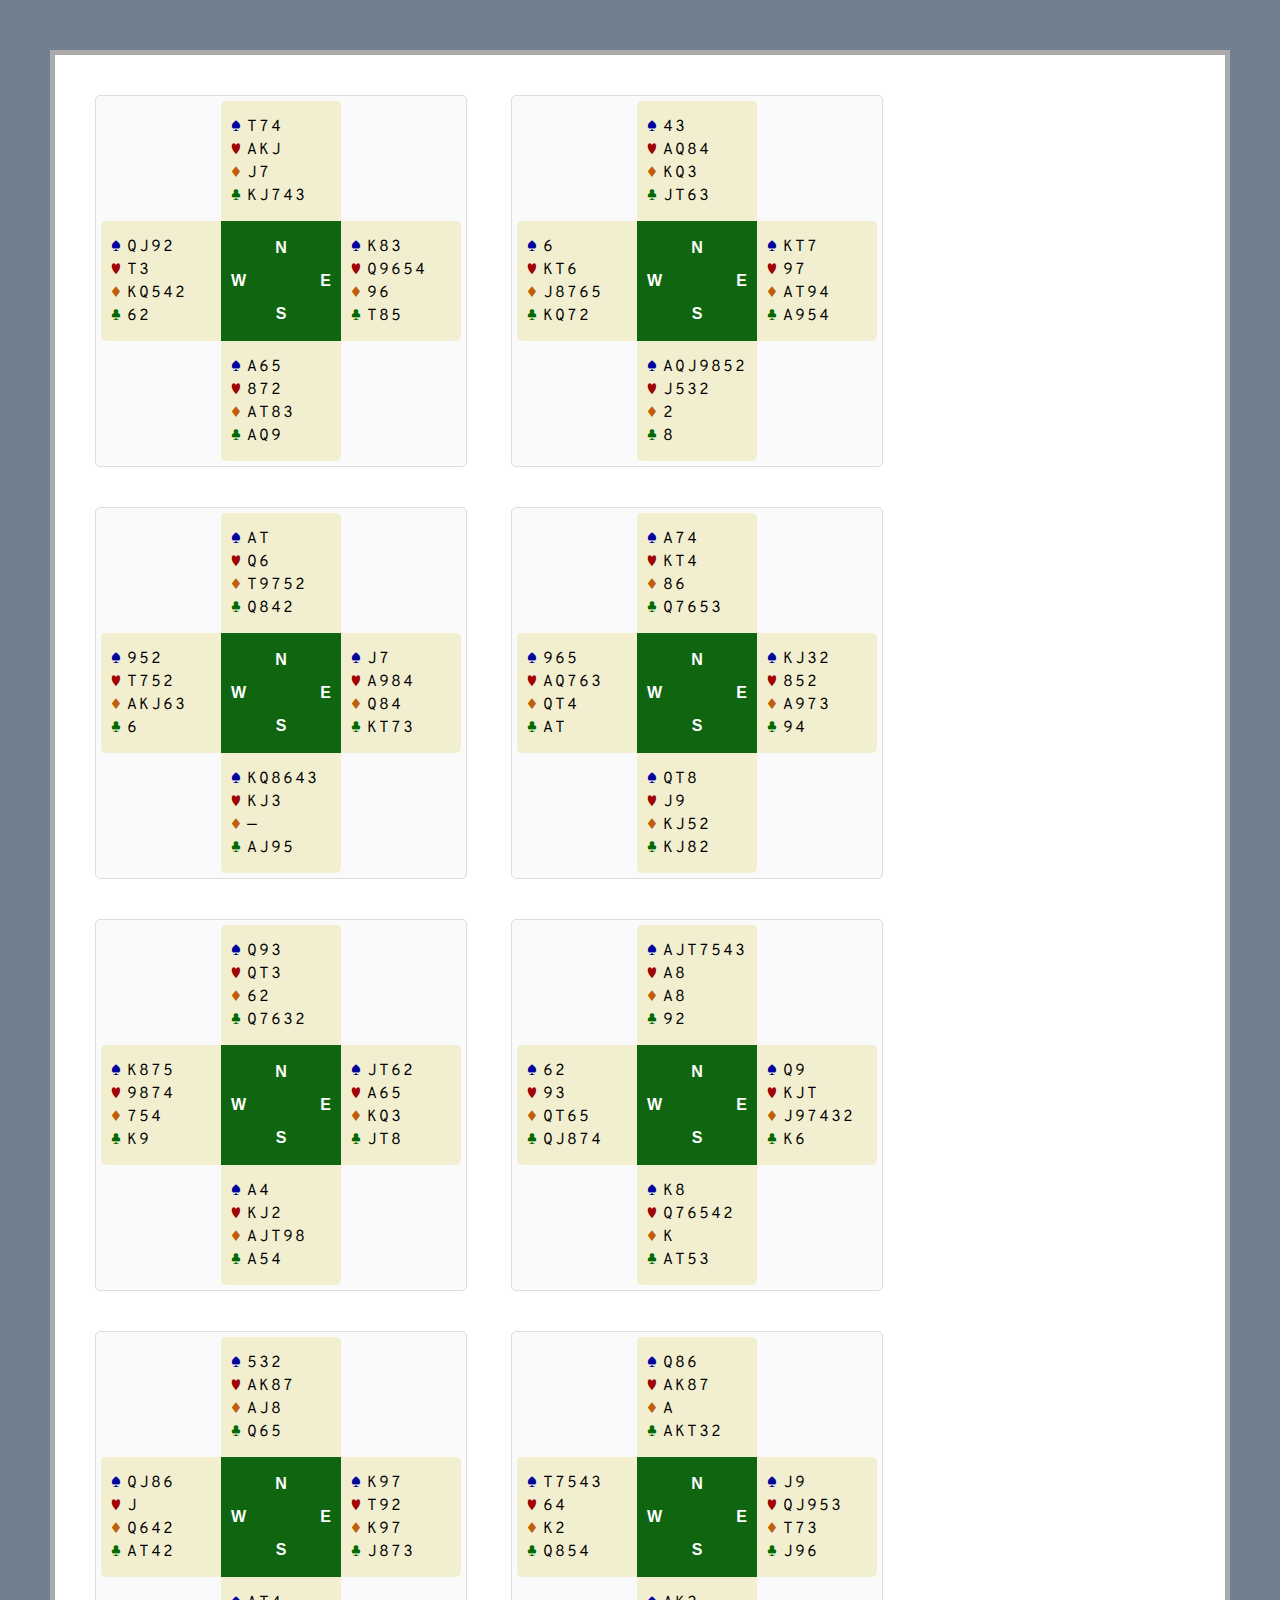
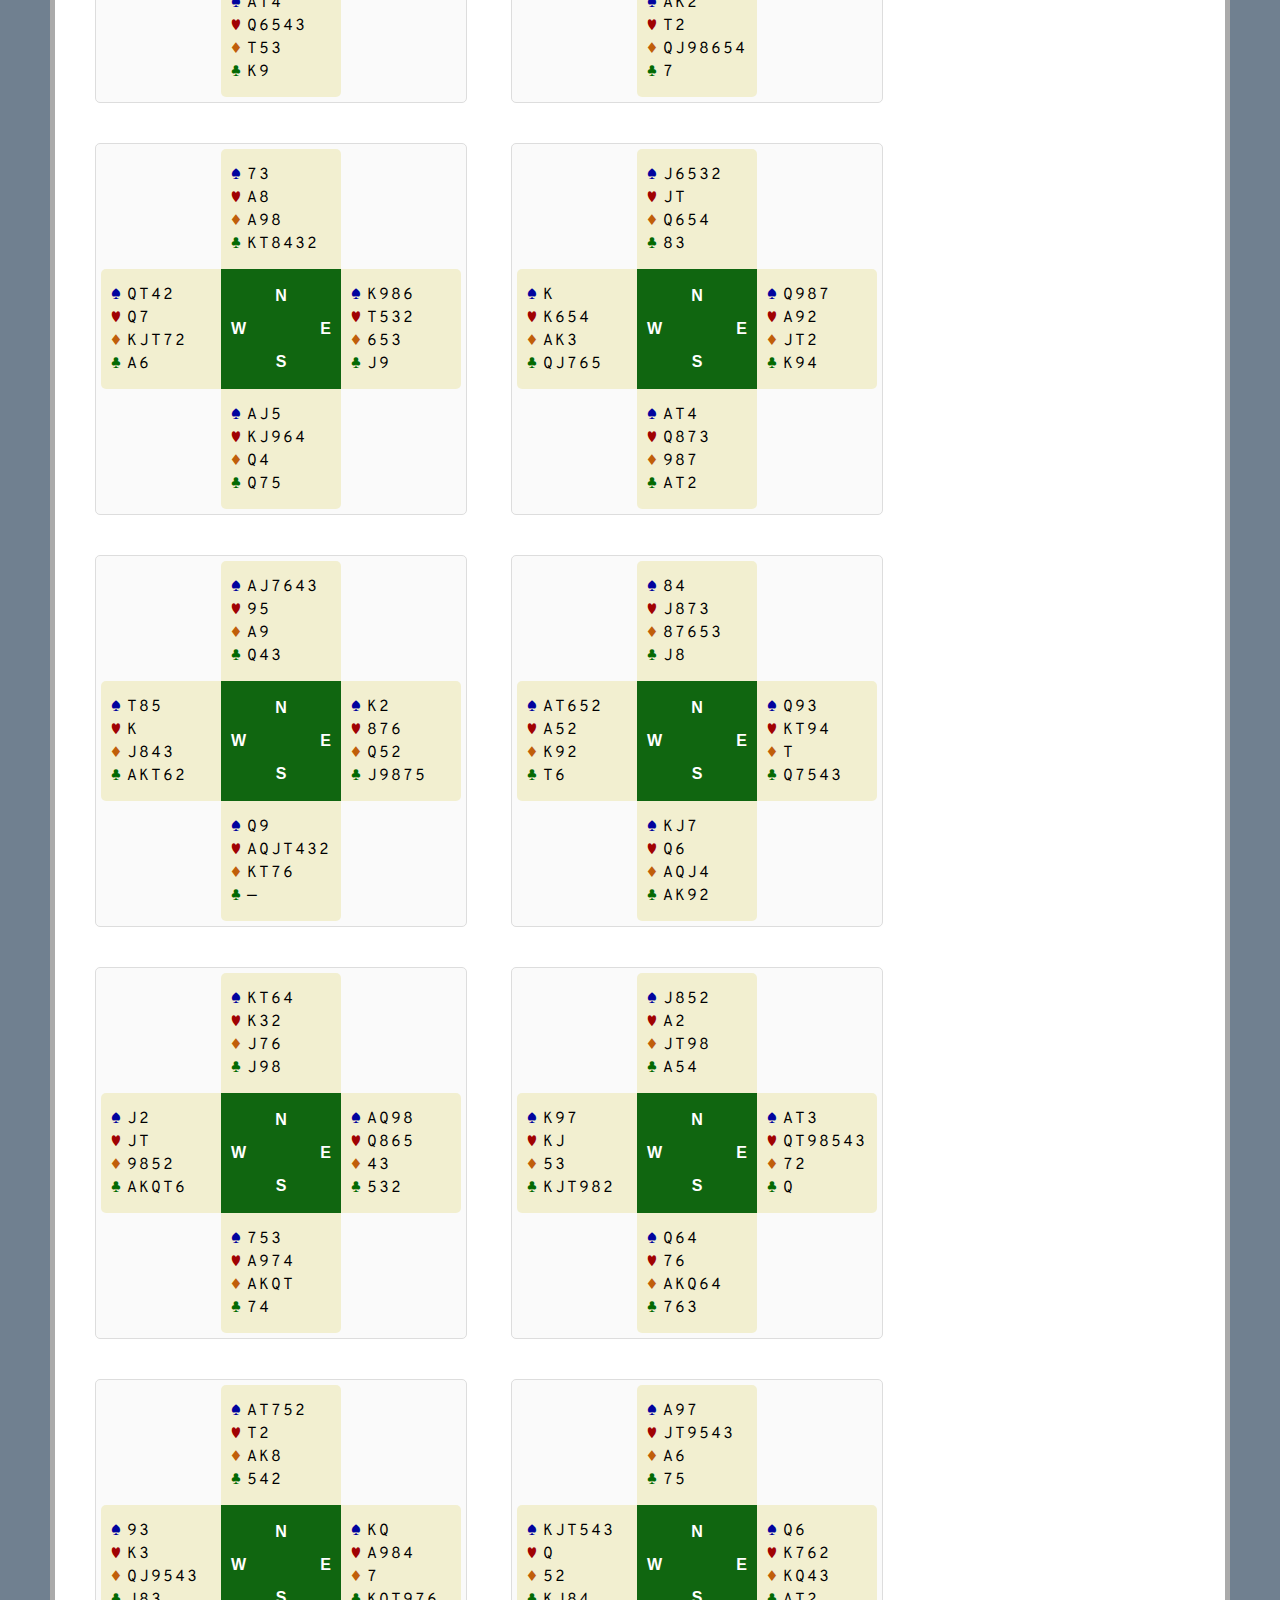
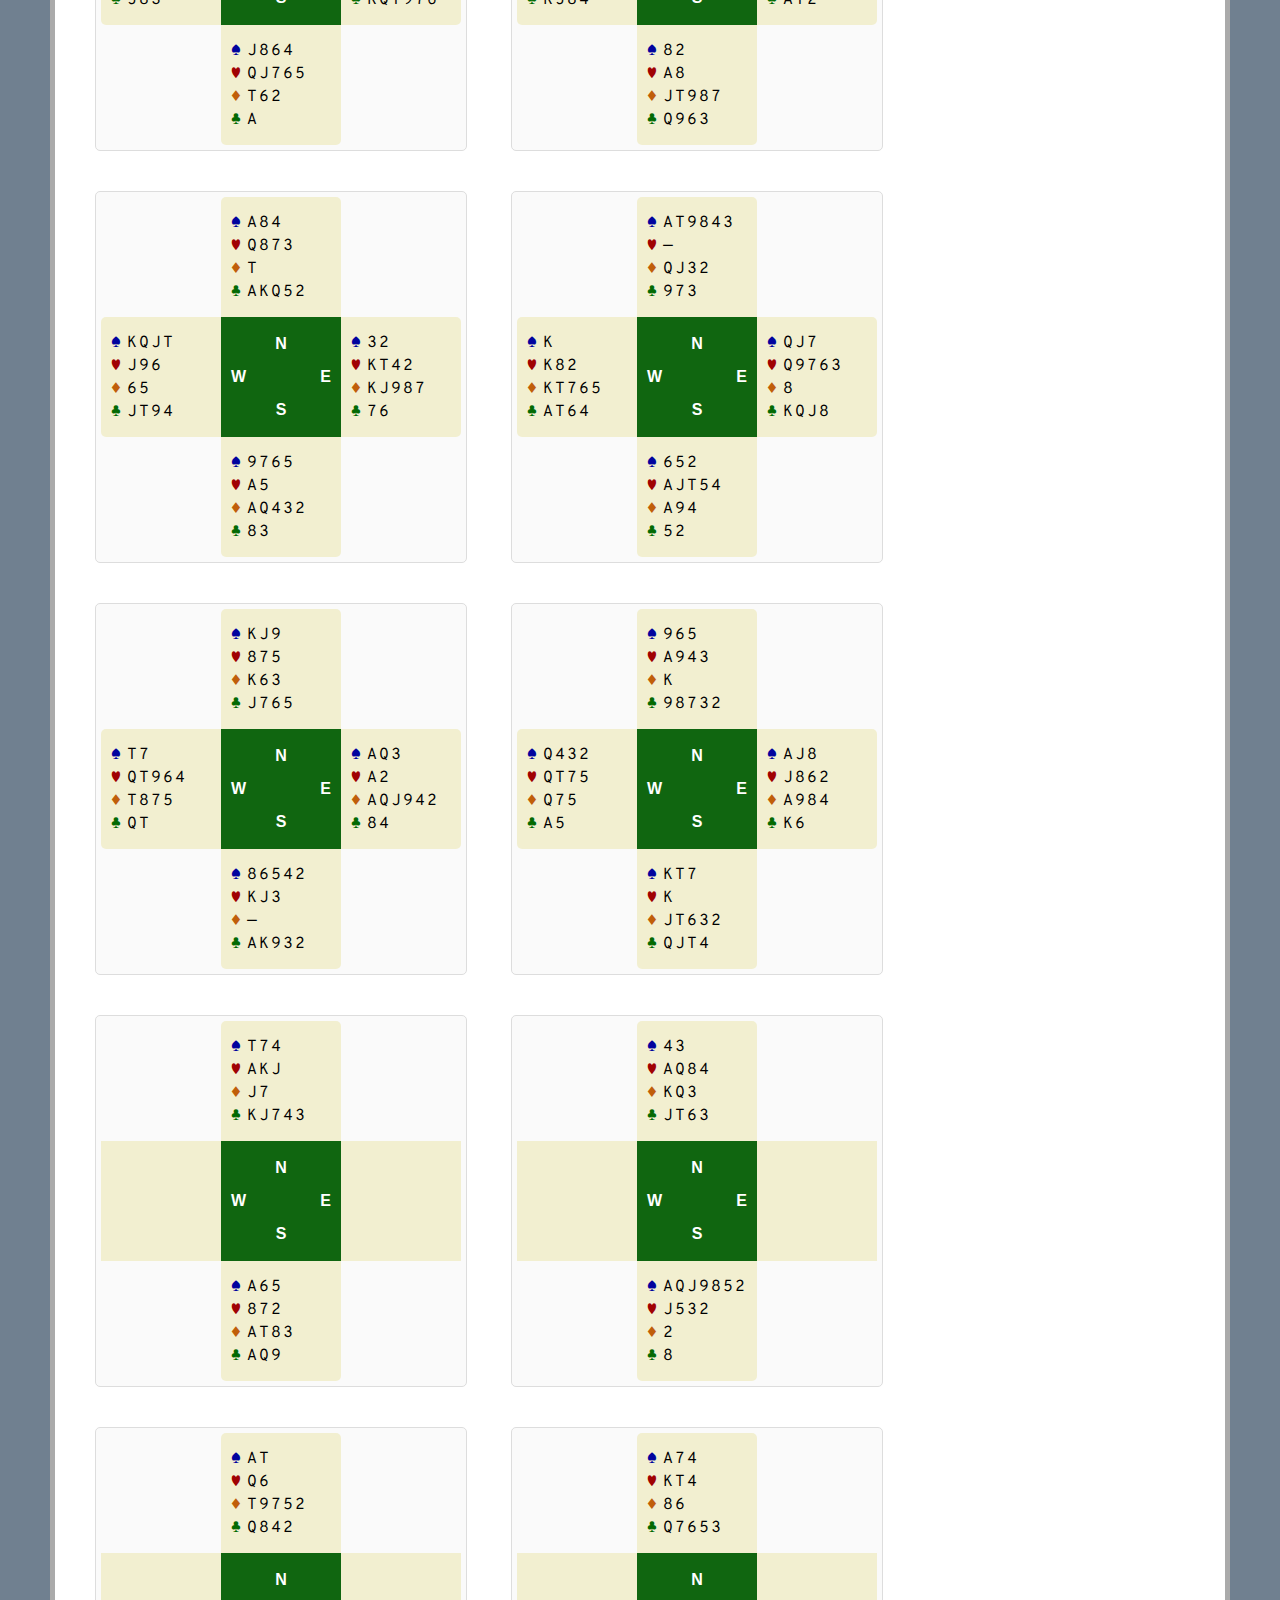
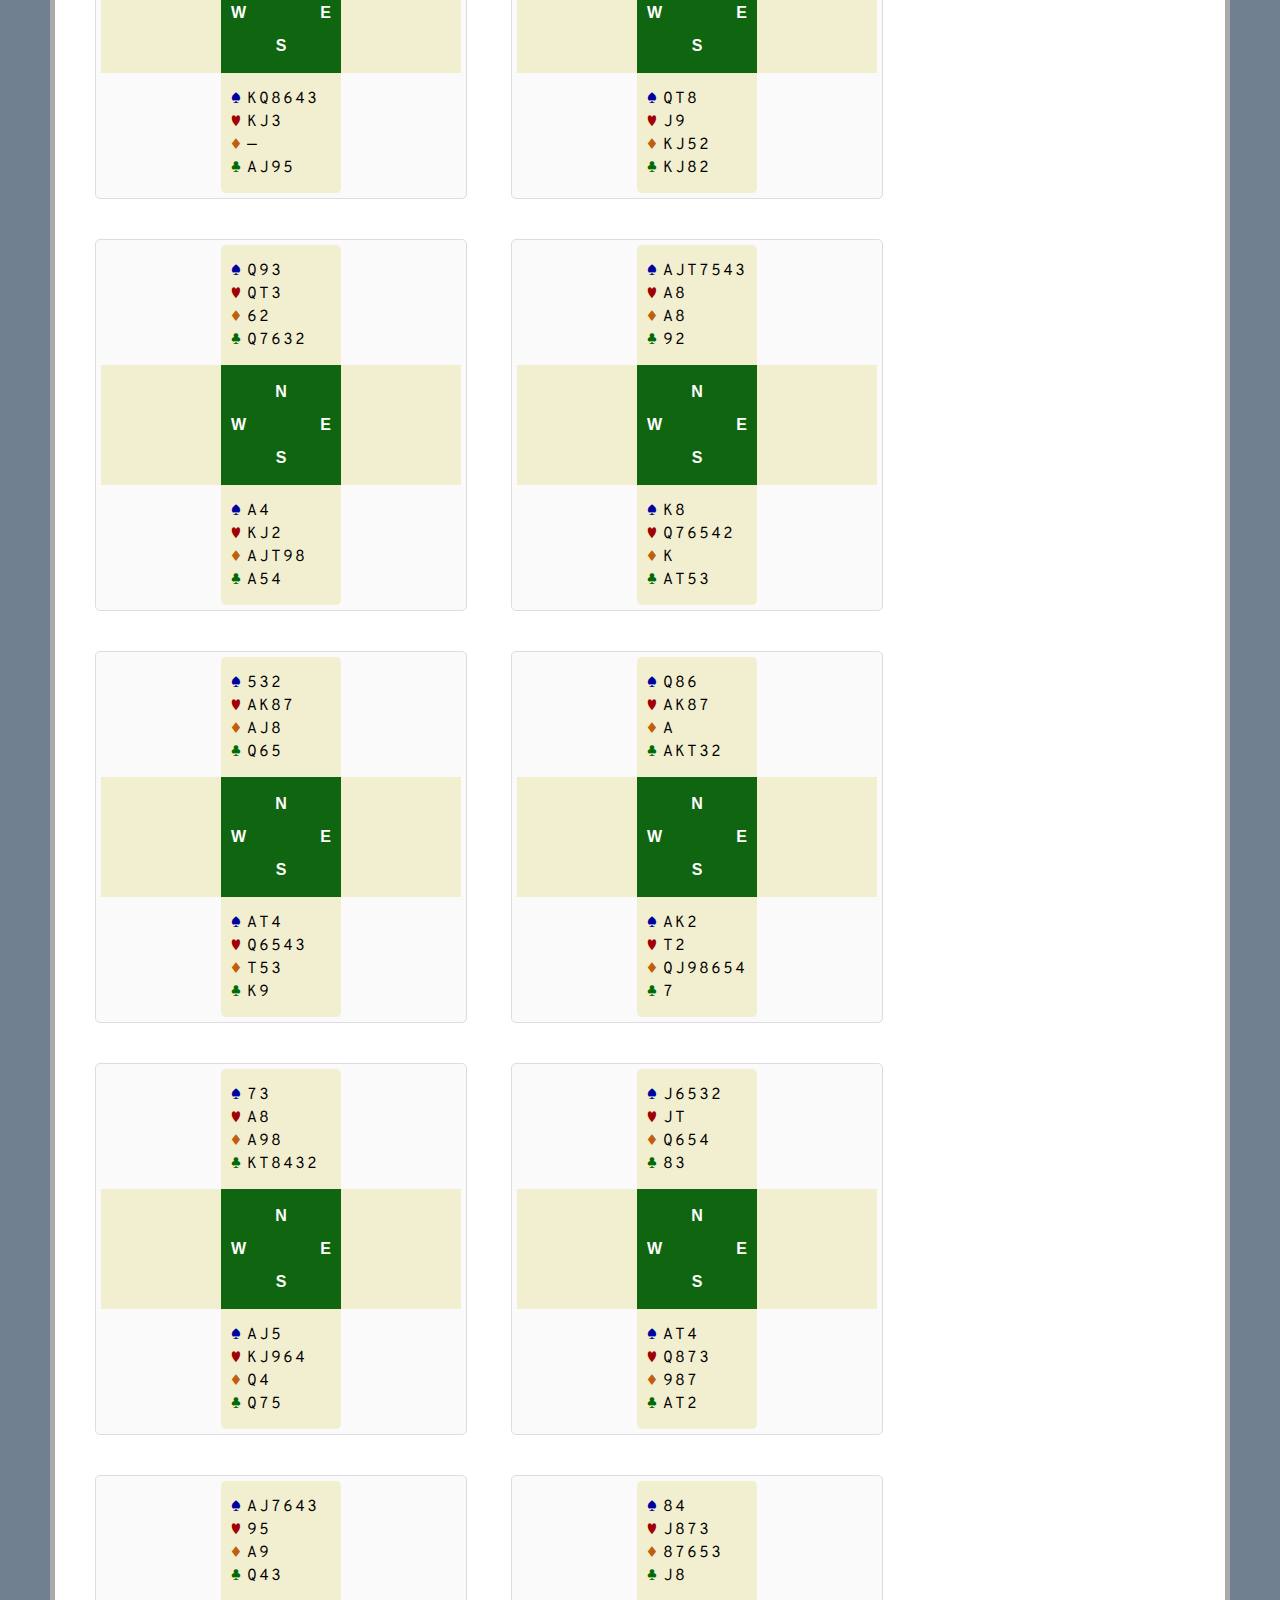
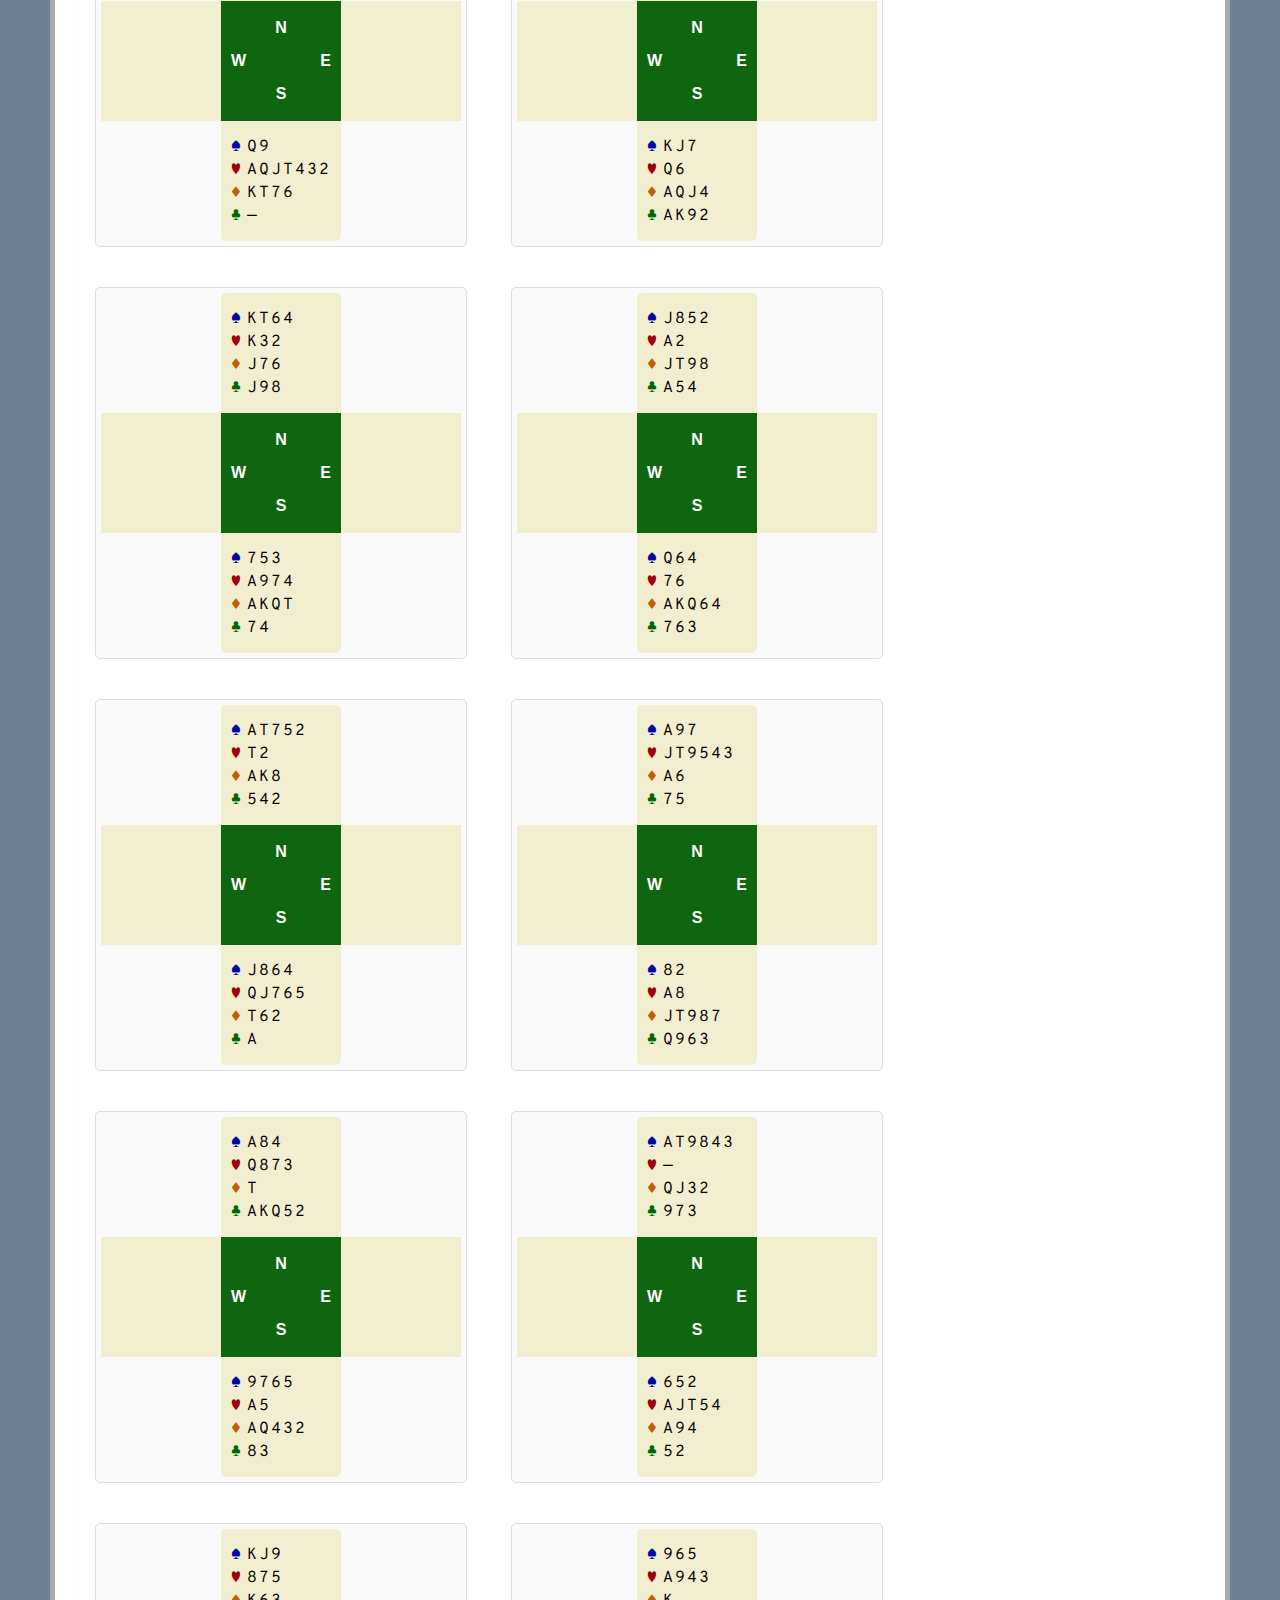
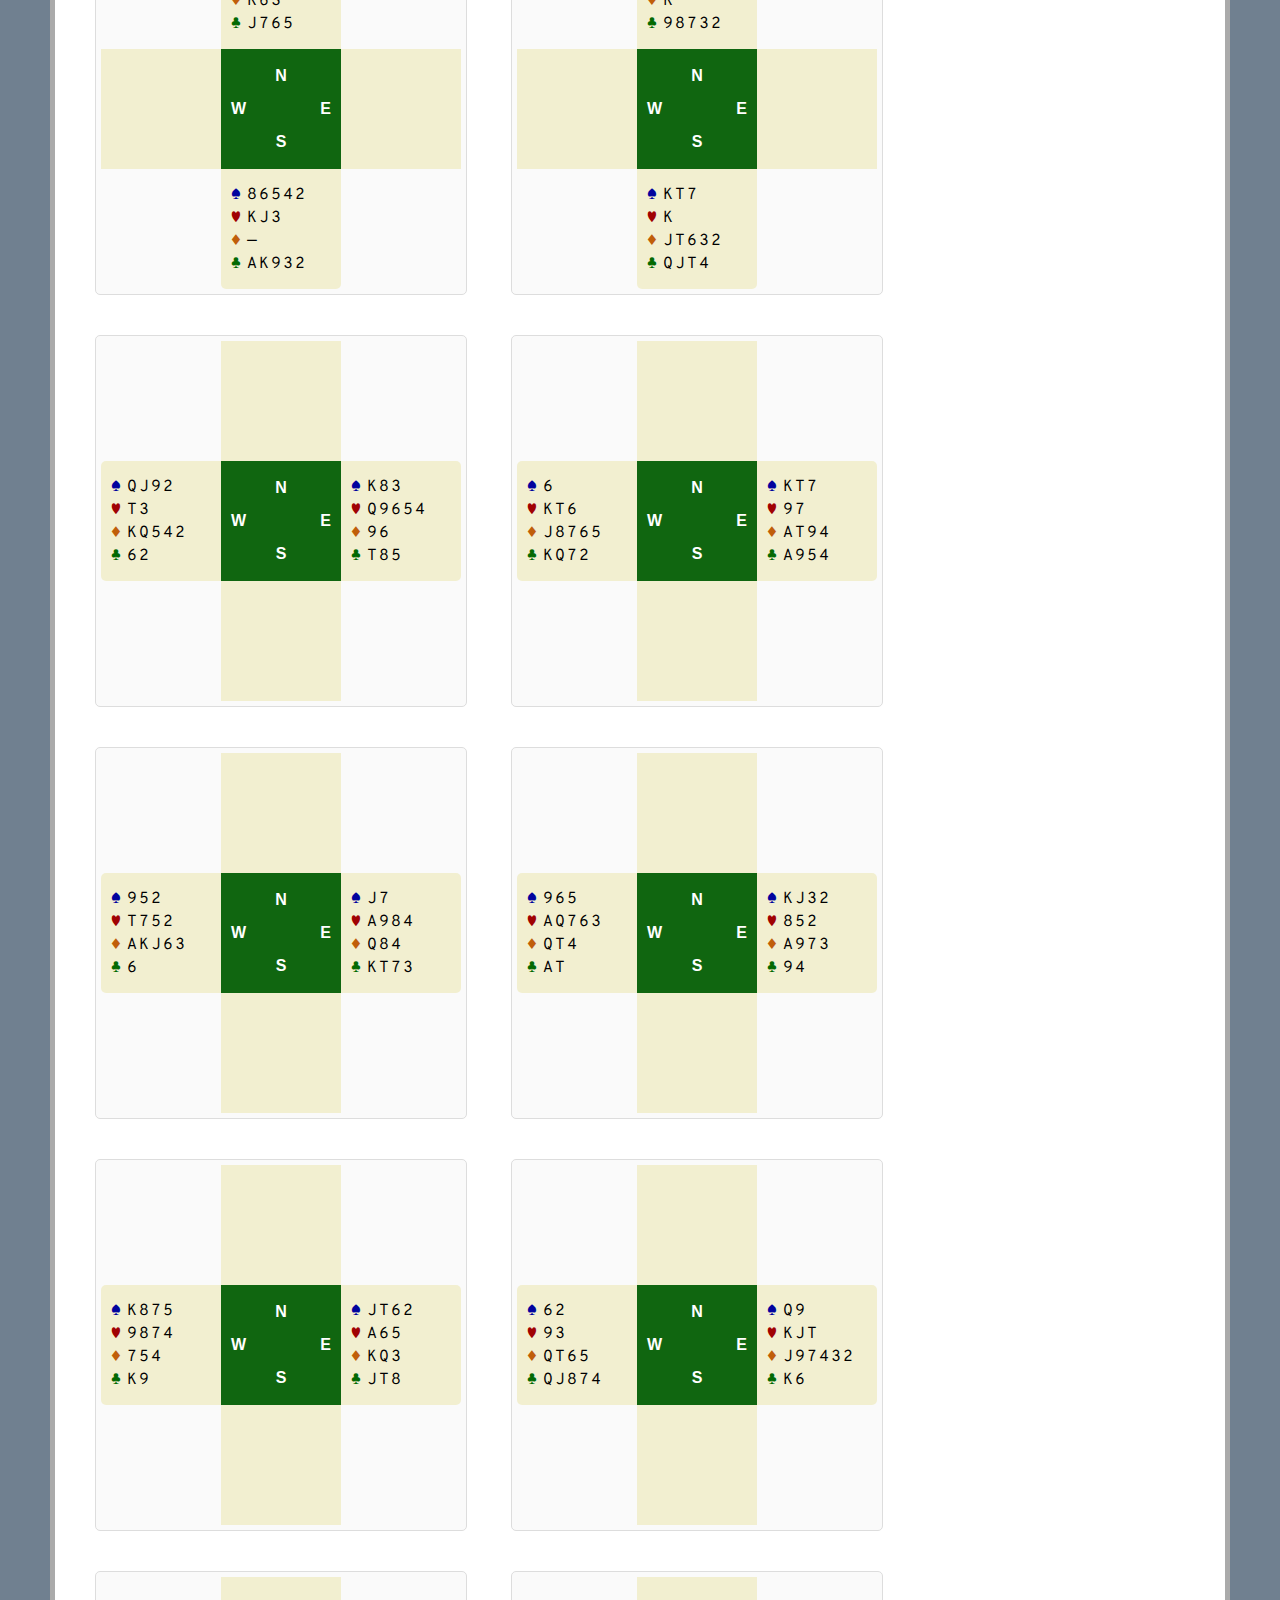
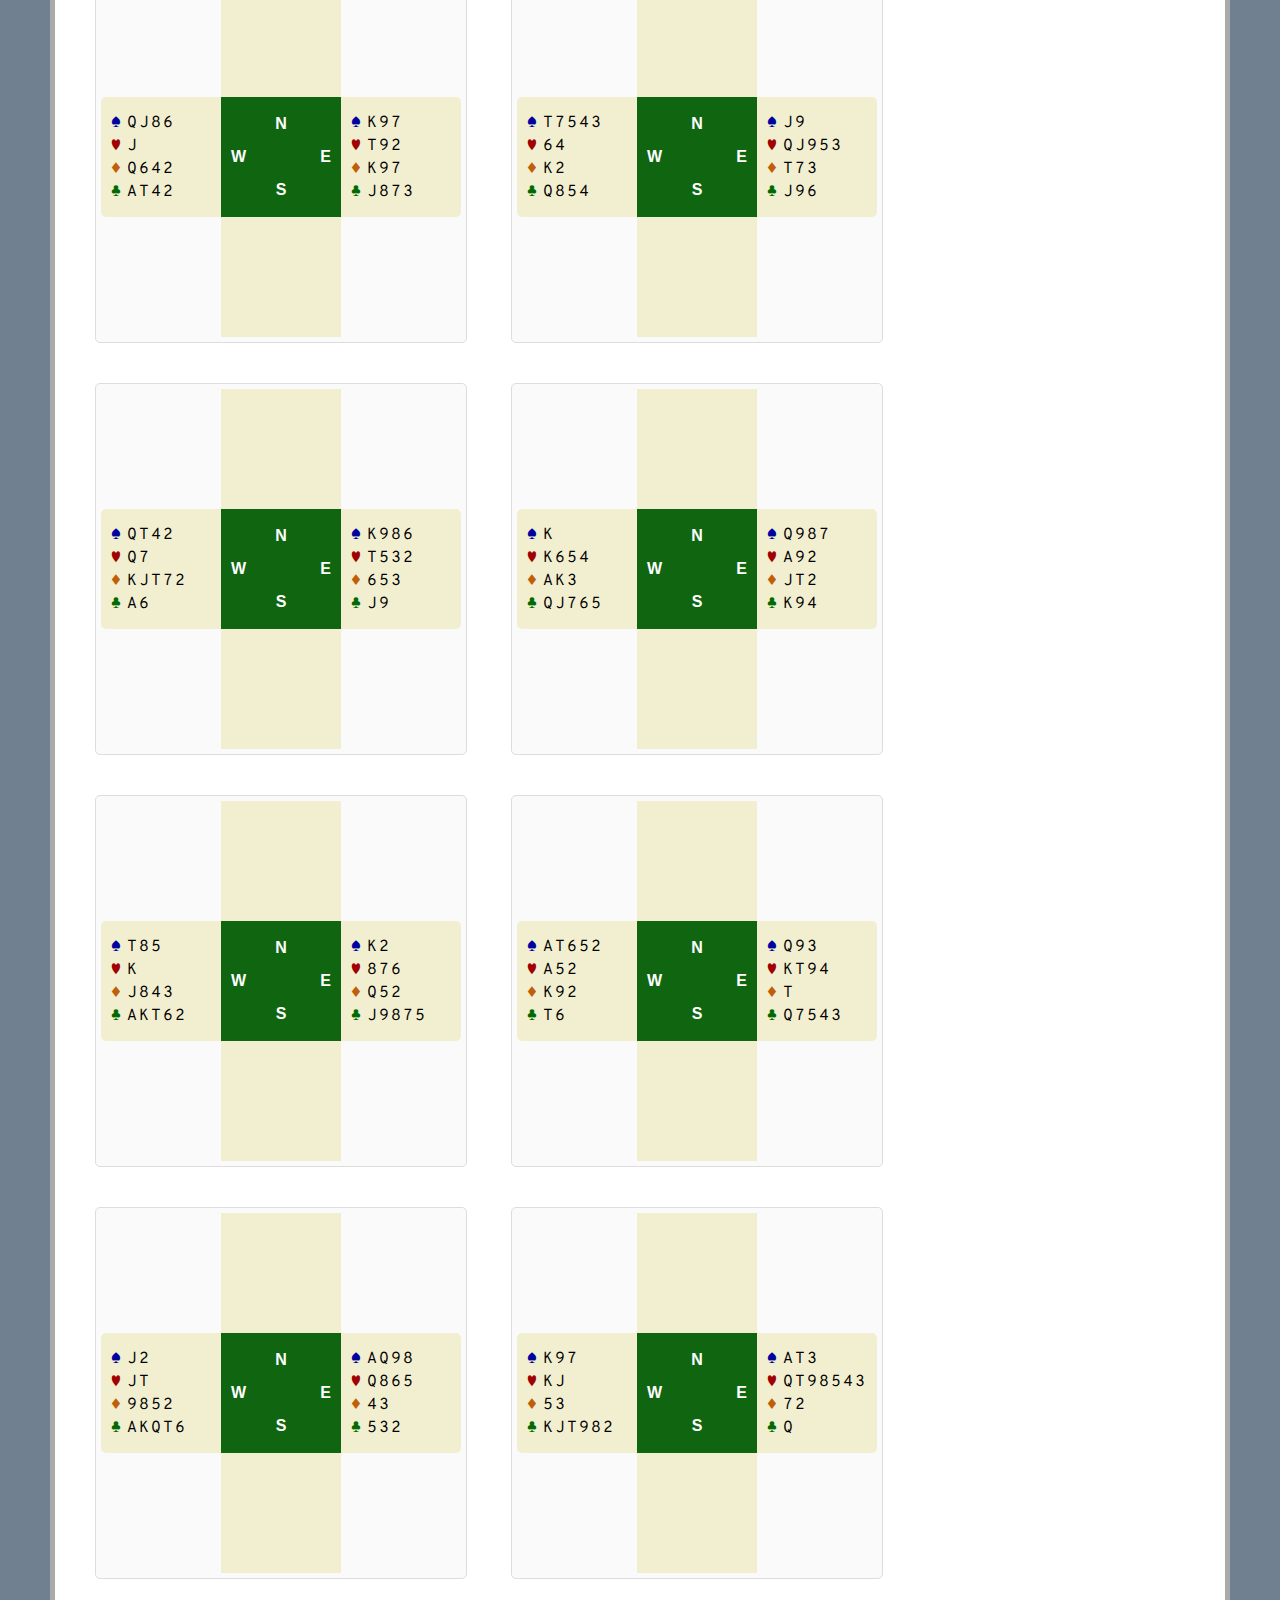
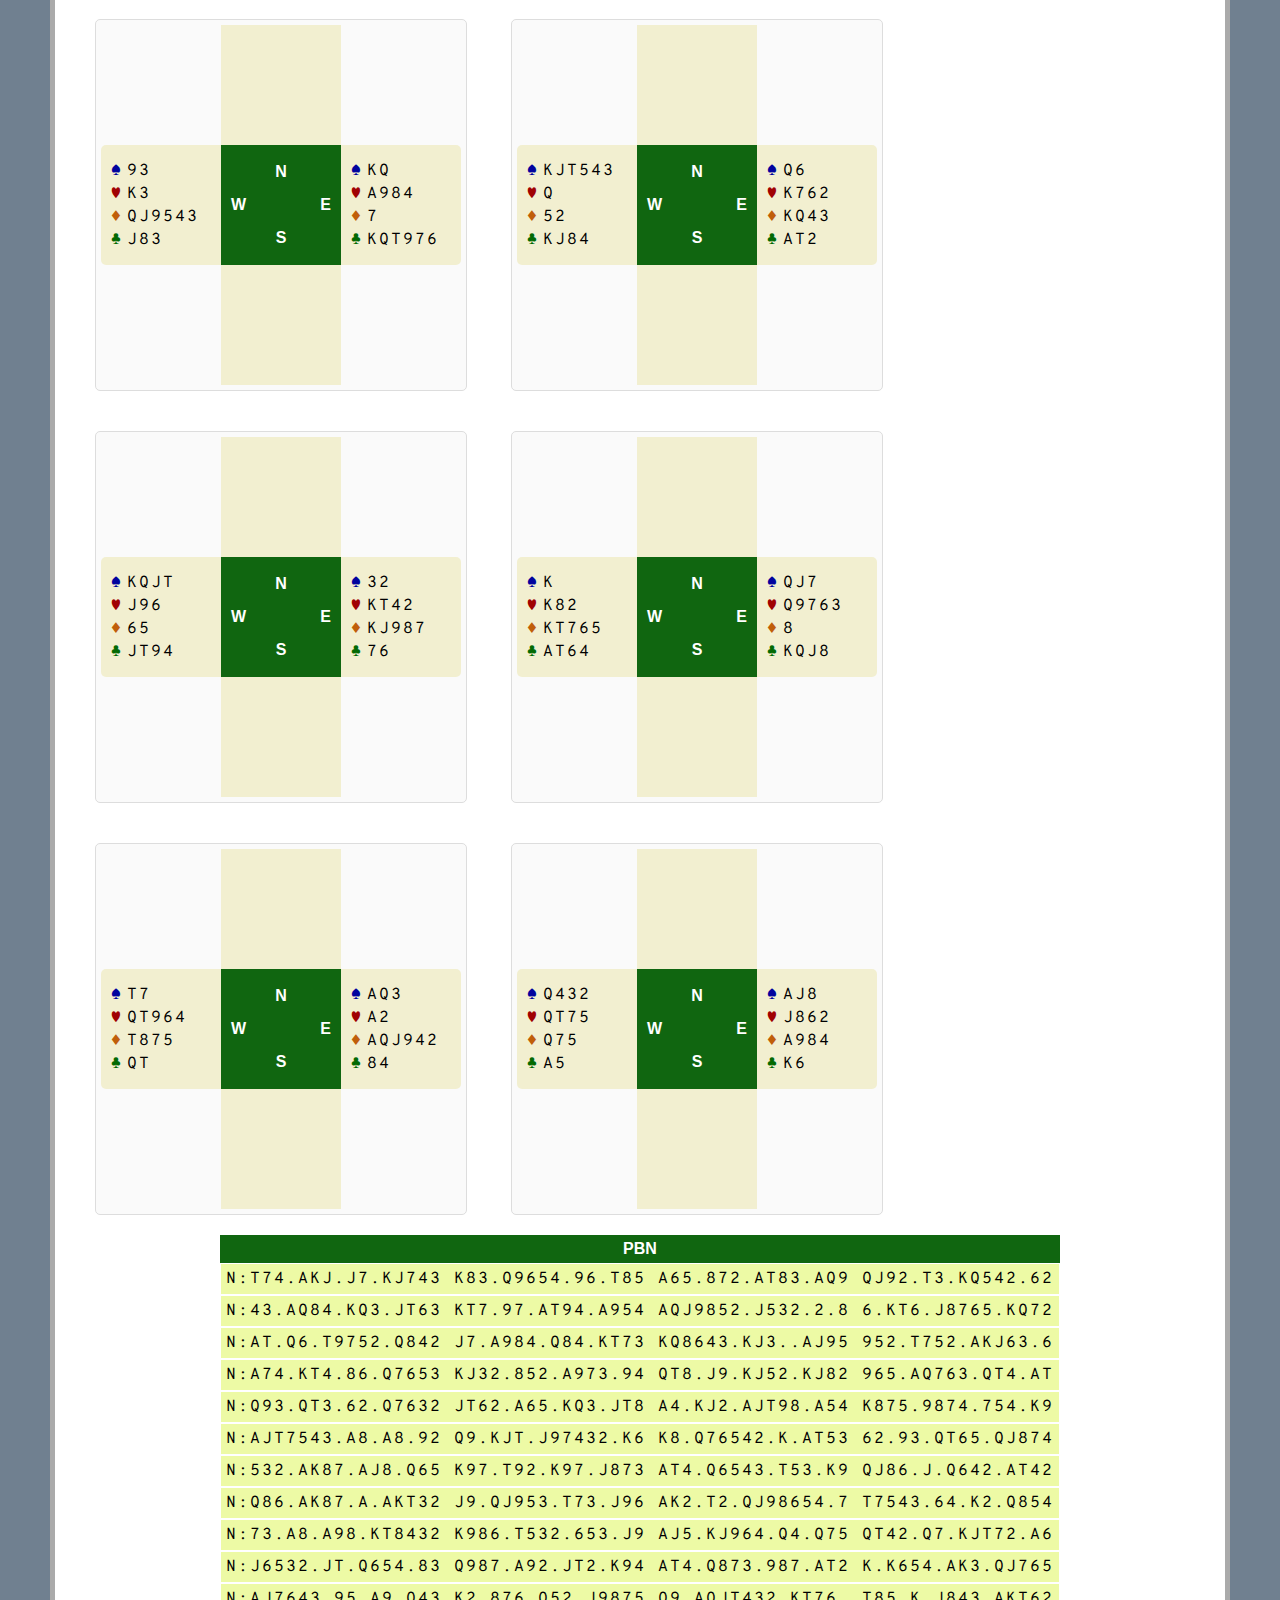
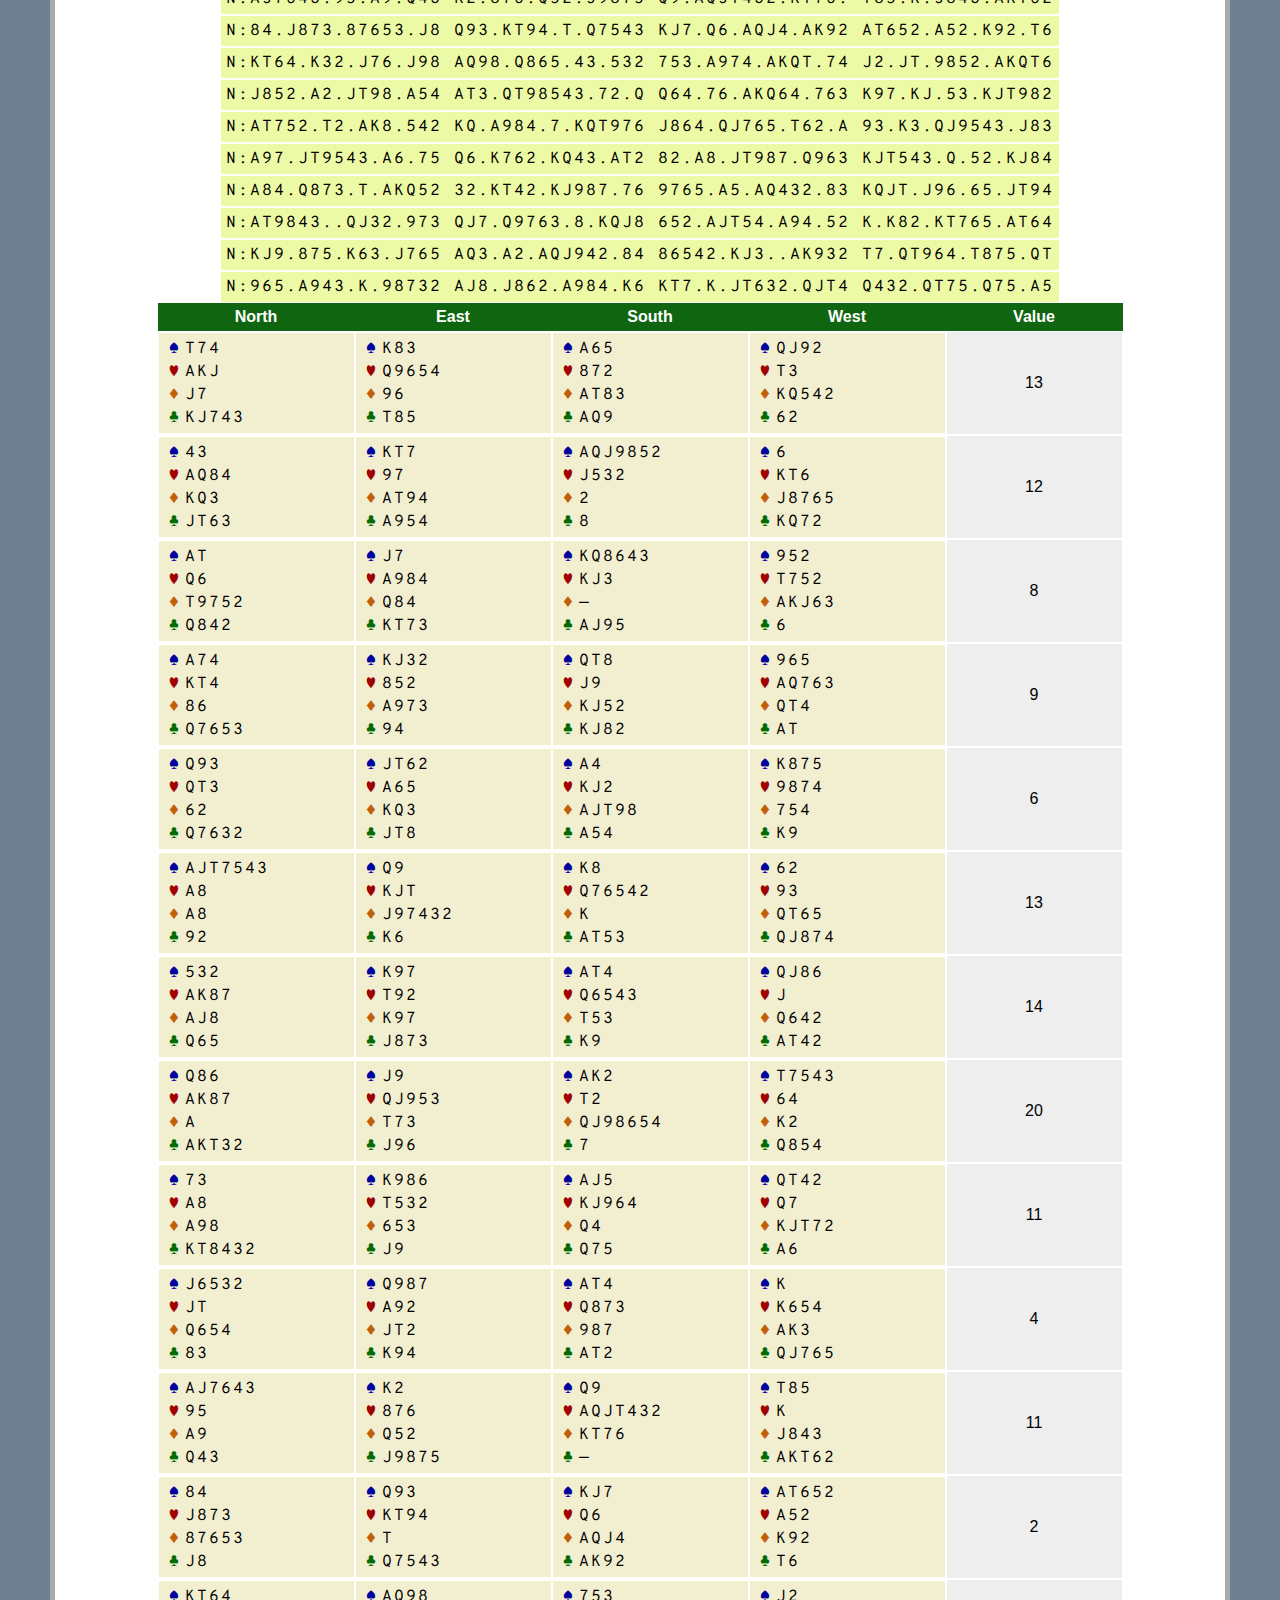
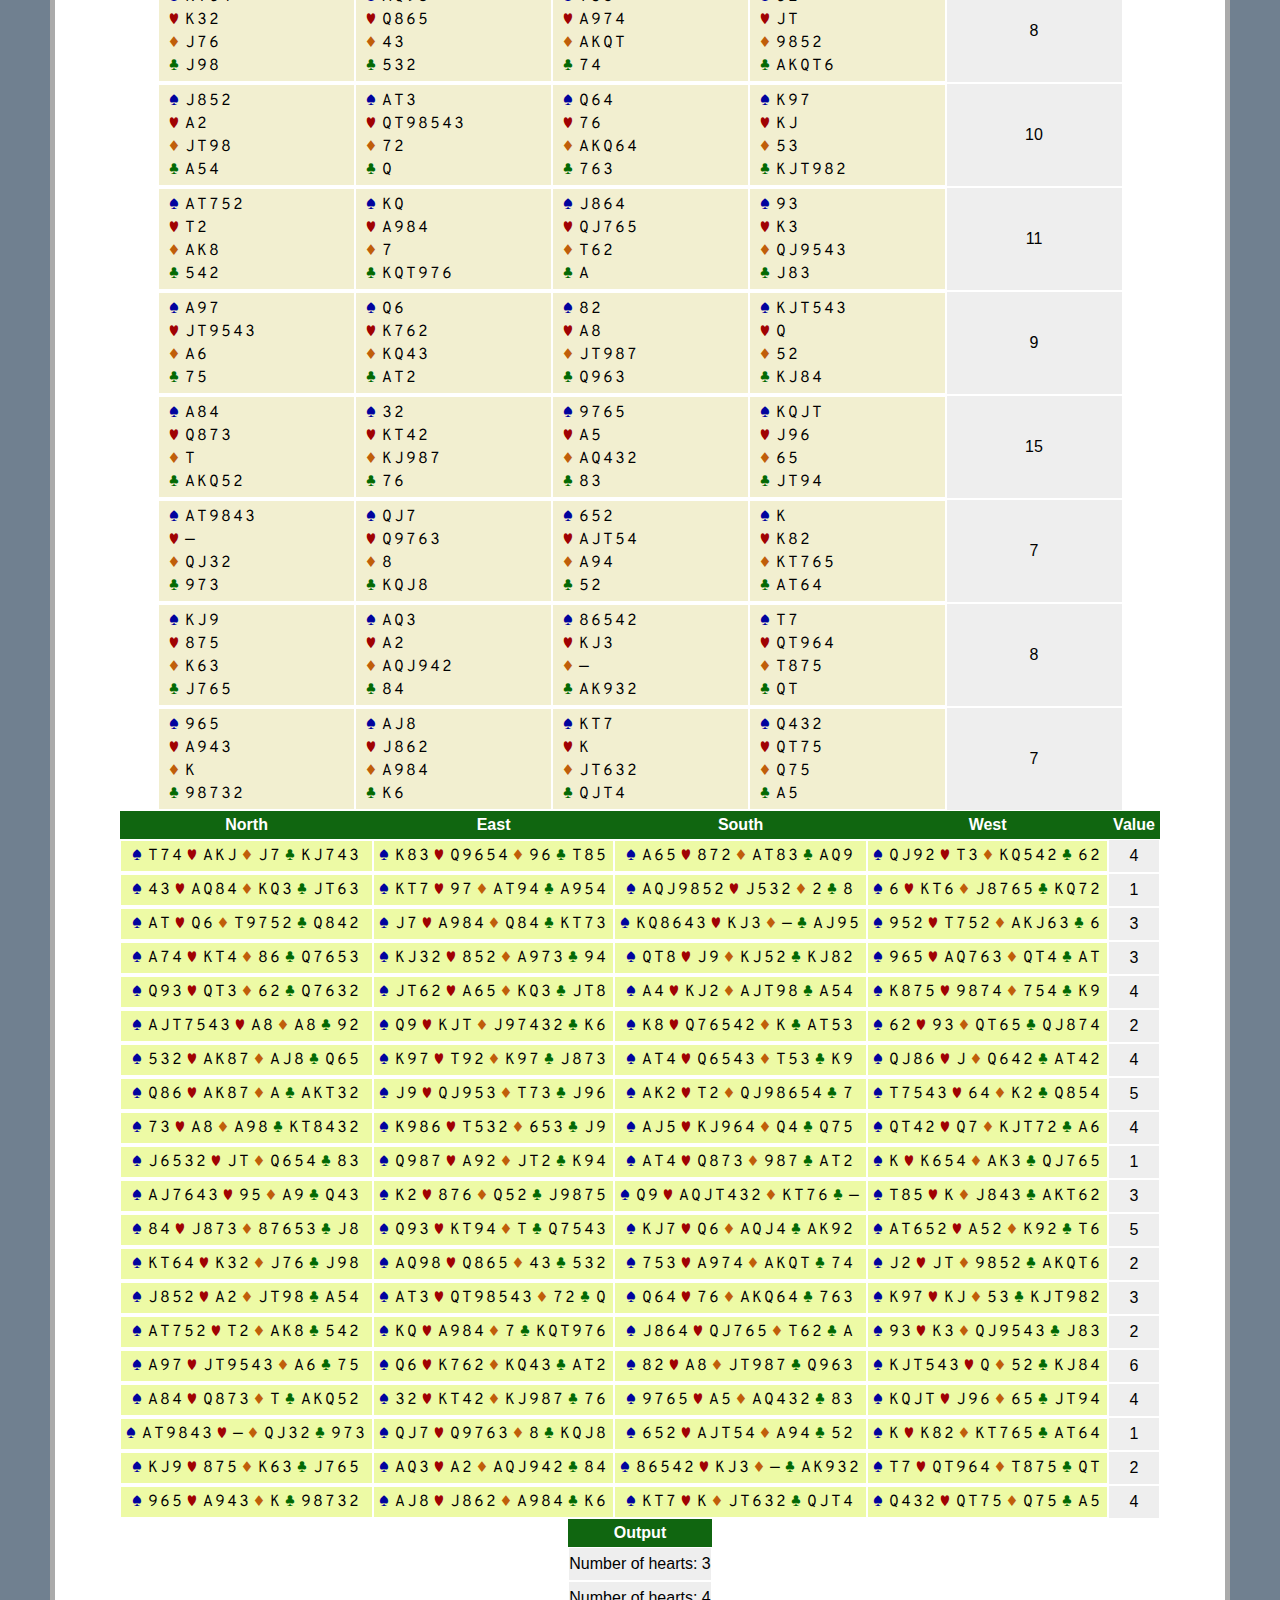
<file: tests/dealer/test_print_actions.html>
<!DOCTYPE html>
<html>
<head>
    <title>Dealer output</title>
    <meta name="viewport" content="width=device-width, initial-scale=1.0">
    <link rel="preconnect" href="https://fonts.googleapis.com">
    <link rel="preconnect" href="https://fonts.gstatic.com" crossorigin>
    <link href="https://fonts.googleapis.com/css2?family=Overpass+Mono:wght@400&display=swap" rel="stylesheet">
    <style>
        html, body {
            padding: 0;
            margin: 0;
        }

        body {
            background-color: slategray;
        }

        .content {
            background-color: white;
            min-width: 600px;
            margin: 50px;
            padding: 20px;
            border: 5px solid #aaa;
            display: flex;
            flex-direction: column;
            align-items: center;
        }

        .deal {
            font-size: 16px;
            border: 1px solid #ddd;
            display: inline-flex;
            flex-flow: row wrap;
            width: 360px;
            justify-content: space-between;
            font-family: sans-serif;
            background-color: #fafafa;
            padding: 5px;
            border-radius: 5px;
        }

            .deal > div {
                padding: 10px;
                flex-basis: 100px;
                height: 100px;
            }

        .board-info {
            display: flex;
            flex-direction: column;
            align-items: center;
            justify-content: center;
            font-size: 20px;
            gap: 5px;
        }

        .hand {
            display: flex;
            flex-direction: column;
            justify-content: center;
            gap: 3px;
            font-family: "Overpass Mono", sans-serif;
            background-color: #f2efd0;
            overflow-wrap: anywhere;
            word-break: break-all;
            letter-spacing: 2px;
        }

        .hand-inline {
            display: flex;
            flex-direction: row;
            justify-content: center;
            gap: 3px;
            font-family: "Overpass Mono", sans-serif;
            background-color: #edfaa5;
            letter-spacing: 2px;
            padding: 5px;
        }

        .deal > .hand.north {
            border-radius: 5px 5px 0px 0px;
        }

        .deal > .hand.east {
            border-radius: 0px 5px 5px 0px;
        }

        .deal > .hand.south {
            border-radius: 0px 0px 5px 5px;
        }

        .deal > .hand.west {
            border-radius: 5px 0px 0px 5px;
        }

        .spades, .hearts, .diamonds, .clubs {
            text-indent: -16px;
            margin-left: 16px;
        }

            .spades:before, .hearts:before, .diamonds:before, .clubs:before {
                display: inline-block;
                width: 16px;
                text-indent: 0px;
            }

            .spades:before {
                content: "♠ ";
                color: #01039e;
            }

            .hearts:before {
                content: "♥ ";
                color: #a00203;
            }

            .diamonds:before {
                content: "♦ ";
                color: #c05e0a;
            }

            .clubs:before {
                content: "♣ ";
                color: #036a03;
            }

        .compass {
            display: flex;
            flex-flow: row wrap;
            color: white;
            background-color: #106610;
            align-items: center;
            font-weight: bold;
            user-select: none;
        }

            .compass .north {
                flex-basis: 100%;
                text-align: center;
            }

            .compass .west {
                flex-basis: 50%;
                text-align: left;
            }

            .compass .east {
                flex-basis: 50%;
                text-align: right;
            }

            .compass .south {
                flex-basis: 100%;
                text-align: center;
            }

        .dealer {
            text-decoration: underline;
        }

        .vul {
            color: #ff7777;
        }

        .nonvul {
            color: #77ff77;
        }

        .deal-compact {
            border-collapse: collapse;
        }

            .deal-compact .hand {
                padding: 10px;
            }

            .deal-compact th {
                color: white;
                font-weight: bold;
                background-color: #106610;
                font-family: sans-serif;
                padding: 5px;
            }

            .deal-compact td > div {
                width: 175px;
                height: 80px;
            }

            .deal-compact .value {
                background-color: #eee;
                height: 102px;
                display: flex;
                align-items: center;
                justify-content: center;
                font-family: sans-serif;
            }

        .deal-oneline {
            border-collapse: collapse;
        }

            .deal-oneline .hand {
                padding: 10px;
            }

            .deal-oneline th {
                color: white;
                font-weight: bold;
                background-color: #106610;
                font-family: sans-serif;
                padding: 5px;
            }

            .deal-oneline .value {
                background-color: #eee;
                height: 32px;
                display: flex;
                align-items: center;
                justify-content: center;
                font-family: sans-serif;
            }

        .valuebox {
            background-color: #eee;
            padding: 20px;
            border-radius: 10px;
            margin: 10px 50px;
            font-family: sans-serif;
        }
    </style>
</head>
<body>
    <div class="content">
<div>
<div class="deal" style="margin: 20px">
<div></div> <div class="hand north"><div class="spades">T74</div><div class="hearts">AKJ</div><div class="diamonds">J7</div><div class="clubs">KJ743</div></div> <div></div> <div class="hand west"><div class="spades">QJ92</div><div class="hearts">T3</div><div class="diamonds">KQ542</div><div class="clubs">62</div></div> <div class="compass"><div class="north">N</div><div class="west">W</div><div class="east">E</div><div class="south">S</div></div> <div class="hand east"><div class="spades">K83</div><div class="hearts">Q9654</div><div class="diamonds">96</div><div class="clubs">T85</div></div> <div></div> <div class="hand south"><div class="spades">A65</div><div class="hearts">872</div><div class="diamonds">AT83</div><div class="clubs">AQ9</div></div> <div></div>
</div>
<div class="deal" style="margin: 20px">
<div></div> <div class="hand north"><div class="spades">43</div><div class="hearts">AQ84</div><div class="diamonds">KQ3</div><div class="clubs">JT63</div></div> <div></div> <div class="hand west"><div class="spades">6</div><div class="hearts">KT6</div><div class="diamonds">J8765</div><div class="clubs">KQ72</div></div> <div class="compass"><div class="north">N</div><div class="west">W</div><div class="east">E</div><div class="south">S</div></div> <div class="hand east"><div class="spades">KT7</div><div class="hearts">97</div><div class="diamonds">AT94</div><div class="clubs">A954</div></div> <div></div> <div class="hand south"><div class="spades">AQJ9852</div><div class="hearts">J532</div><div class="diamonds">2</div><div class="clubs">8</div></div> <div></div>
</div>
<div class="deal" style="margin: 20px">
<div></div> <div class="hand north"><div class="spades">AT</div><div class="hearts">Q6</div><div class="diamonds">T9752</div><div class="clubs">Q842</div></div> <div></div> <div class="hand west"><div class="spades">952</div><div class="hearts">T752</div><div class="diamonds">AKJ63</div><div class="clubs">6</div></div> <div class="compass"><div class="north">N</div><div class="west">W</div><div class="east">E</div><div class="south">S</div></div> <div class="hand east"><div class="spades">J7</div><div class="hearts">A984</div><div class="diamonds">Q84</div><div class="clubs">KT73</div></div> <div></div> <div class="hand south"><div class="spades">KQ8643</div><div class="hearts">KJ3</div><div class="diamonds">&mdash;</div><div class="clubs">AJ95</div></div> <div></div>
</div>
<div class="deal" style="margin: 20px">
<div></div> <div class="hand north"><div class="spades">A74</div><div class="hearts">KT4</div><div class="diamonds">86</div><div class="clubs">Q7653</div></div> <div></div> <div class="hand west"><div class="spades">965</div><div class="hearts">AQ763</div><div class="diamonds">QT4</div><div class="clubs">AT</div></div> <div class="compass"><div class="north">N</div><div class="west">W</div><div class="east">E</div><div class="south">S</div></div> <div class="hand east"><div class="spades">KJ32</div><div class="hearts">852</div><div class="diamonds">A973</div><div class="clubs">94</div></div> <div></div> <div class="hand south"><div class="spades">QT8</div><div class="hearts">J9</div><div class="diamonds">KJ52</div><div class="clubs">KJ82</div></div> <div></div>
</div>
<div class="deal" style="margin: 20px">
<div></div> <div class="hand north"><div class="spades">Q93</div><div class="hearts">QT3</div><div class="diamonds">62</div><div class="clubs">Q7632</div></div> <div></div> <div class="hand west"><div class="spades">K875</div><div class="hearts">9874</div><div class="diamonds">754</div><div class="clubs">K9</div></div> <div class="compass"><div class="north">N</div><div class="west">W</div><div class="east">E</div><div class="south">S</div></div> <div class="hand east"><div class="spades">JT62</div><div class="hearts">A65</div><div class="diamonds">KQ3</div><div class="clubs">JT8</div></div> <div></div> <div class="hand south"><div class="spades">A4</div><div class="hearts">KJ2</div><div class="diamonds">AJT98</div><div class="clubs">A54</div></div> <div></div>
</div>
<div class="deal" style="margin: 20px">
<div></div> <div class="hand north"><div class="spades">AJT7543</div><div class="hearts">A8</div><div class="diamonds">A8</div><div class="clubs">92</div></div> <div></div> <div class="hand west"><div class="spades">62</div><div class="hearts">93</div><div class="diamonds">QT65</div><div class="clubs">QJ874</div></div> <div class="compass"><div class="north">N</div><div class="west">W</div><div class="east">E</div><div class="south">S</div></div> <div class="hand east"><div class="spades">Q9</div><div class="hearts">KJT</div><div class="diamonds">J97432</div><div class="clubs">K6</div></div> <div></div> <div class="hand south"><div class="spades">K8</div><div class="hearts">Q76542</div><div class="diamonds">K</div><div class="clubs">AT53</div></div> <div></div>
</div>
<div class="deal" style="margin: 20px">
<div></div> <div class="hand north"><div class="spades">532</div><div class="hearts">AK87</div><div class="diamonds">AJ8</div><div class="clubs">Q65</div></div> <div></div> <div class="hand west"><div class="spades">QJ86</div><div class="hearts">J</div><div class="diamonds">Q642</div><div class="clubs">AT42</div></div> <div class="compass"><div class="north">N</div><div class="west">W</div><div class="east">E</div><div class="south">S</div></div> <div class="hand east"><div class="spades">K97</div><div class="hearts">T92</div><div class="diamonds">K97</div><div class="clubs">J873</div></div> <div></div> <div class="hand south"><div class="spades">AT4</div><div class="hearts">Q6543</div><div class="diamonds">T53</div><div class="clubs">K9</div></div> <div></div>
</div>
<div class="deal" style="margin: 20px">
<div></div> <div class="hand north"><div class="spades">Q86</div><div class="hearts">AK87</div><div class="diamonds">A</div><div class="clubs">AKT32</div></div> <div></div> <div class="hand west"><div class="spades">T7543</div><div class="hearts">64</div><div class="diamonds">K2</div><div class="clubs">Q854</div></div> <div class="compass"><div class="north">N</div><div class="west">W</div><div class="east">E</div><div class="south">S</div></div> <div class="hand east"><div class="spades">J9</div><div class="hearts">QJ953</div><div class="diamonds">T73</div><div class="clubs">J96</div></div> <div></div> <div class="hand south"><div class="spades">AK2</div><div class="hearts">T2</div><div class="diamonds">QJ98654</div><div class="clubs">7</div></div> <div></div>
</div>
<div class="deal" style="margin: 20px">
<div></div> <div class="hand north"><div class="spades">73</div><div class="hearts">A8</div><div class="diamonds">A98</div><div class="clubs">KT8432</div></div> <div></div> <div class="hand west"><div class="spades">QT42</div><div class="hearts">Q7</div><div class="diamonds">KJT72</div><div class="clubs">A6</div></div> <div class="compass"><div class="north">N</div><div class="west">W</div><div class="east">E</div><div class="south">S</div></div> <div class="hand east"><div class="spades">K986</div><div class="hearts">T532</div><div class="diamonds">653</div><div class="clubs">J9</div></div> <div></div> <div class="hand south"><div class="spades">AJ5</div><div class="hearts">KJ964</div><div class="diamonds">Q4</div><div class="clubs">Q75</div></div> <div></div>
</div>
<div class="deal" style="margin: 20px">
<div></div> <div class="hand north"><div class="spades">J6532</div><div class="hearts">JT</div><div class="diamonds">Q654</div><div class="clubs">83</div></div> <div></div> <div class="hand west"><div class="spades">K</div><div class="hearts">K654</div><div class="diamonds">AK3</div><div class="clubs">QJ765</div></div> <div class="compass"><div class="north">N</div><div class="west">W</div><div class="east">E</div><div class="south">S</div></div> <div class="hand east"><div class="spades">Q987</div><div class="hearts">A92</div><div class="diamonds">JT2</div><div class="clubs">K94</div></div> <div></div> <div class="hand south"><div class="spades">AT4</div><div class="hearts">Q873</div><div class="diamonds">987</div><div class="clubs">AT2</div></div> <div></div>
</div>
<div class="deal" style="margin: 20px">
<div></div> <div class="hand north"><div class="spades">AJ7643</div><div class="hearts">95</div><div class="diamonds">A9</div><div class="clubs">Q43</div></div> <div></div> <div class="hand west"><div class="spades">T85</div><div class="hearts">K</div><div class="diamonds">J843</div><div class="clubs">AKT62</div></div> <div class="compass"><div class="north">N</div><div class="west">W</div><div class="east">E</div><div class="south">S</div></div> <div class="hand east"><div class="spades">K2</div><div class="hearts">876</div><div class="diamonds">Q52</div><div class="clubs">J9875</div></div> <div></div> <div class="hand south"><div class="spades">Q9</div><div class="hearts">AQJT432</div><div class="diamonds">KT76</div><div class="clubs">&mdash;</div></div> <div></div>
</div>
<div class="deal" style="margin: 20px">
<div></div> <div class="hand north"><div class="spades">84</div><div class="hearts">J873</div><div class="diamonds">87653</div><div class="clubs">J8</div></div> <div></div> <div class="hand west"><div class="spades">AT652</div><div class="hearts">A52</div><div class="diamonds">K92</div><div class="clubs">T6</div></div> <div class="compass"><div class="north">N</div><div class="west">W</div><div class="east">E</div><div class="south">S</div></div> <div class="hand east"><div class="spades">Q93</div><div class="hearts">KT94</div><div class="diamonds">T</div><div class="clubs">Q7543</div></div> <div></div> <div class="hand south"><div class="spades">KJ7</div><div class="hearts">Q6</div><div class="diamonds">AQJ4</div><div class="clubs">AK92</div></div> <div></div>
</div>
<div class="deal" style="margin: 20px">
<div></div> <div class="hand north"><div class="spades">KT64</div><div class="hearts">K32</div><div class="diamonds">J76</div><div class="clubs">J98</div></div> <div></div> <div class="hand west"><div class="spades">J2</div><div class="hearts">JT</div><div class="diamonds">9852</div><div class="clubs">AKQT6</div></div> <div class="compass"><div class="north">N</div><div class="west">W</div><div class="east">E</div><div class="south">S</div></div> <div class="hand east"><div class="spades">AQ98</div><div class="hearts">Q865</div><div class="diamonds">43</div><div class="clubs">532</div></div> <div></div> <div class="hand south"><div class="spades">753</div><div class="hearts">A974</div><div class="diamonds">AKQT</div><div class="clubs">74</div></div> <div></div>
</div>
<div class="deal" style="margin: 20px">
<div></div> <div class="hand north"><div class="spades">J852</div><div class="hearts">A2</div><div class="diamonds">JT98</div><div class="clubs">A54</div></div> <div></div> <div class="hand west"><div class="spades">K97</div><div class="hearts">KJ</div><div class="diamonds">53</div><div class="clubs">KJT982</div></div> <div class="compass"><div class="north">N</div><div class="west">W</div><div class="east">E</div><div class="south">S</div></div> <div class="hand east"><div class="spades">AT3</div><div class="hearts">QT98543</div><div class="diamonds">72</div><div class="clubs">Q</div></div> <div></div> <div class="hand south"><div class="spades">Q64</div><div class="hearts">76</div><div class="diamonds">AKQ64</div><div class="clubs">763</div></div> <div></div>
</div>
<div class="deal" style="margin: 20px">
<div></div> <div class="hand north"><div class="spades">AT752</div><div class="hearts">T2</div><div class="diamonds">AK8</div><div class="clubs">542</div></div> <div></div> <div class="hand west"><div class="spades">93</div><div class="hearts">K3</div><div class="diamonds">QJ9543</div><div class="clubs">J83</div></div> <div class="compass"><div class="north">N</div><div class="west">W</div><div class="east">E</div><div class="south">S</div></div> <div class="hand east"><div class="spades">KQ</div><div class="hearts">A984</div><div class="diamonds">7</div><div class="clubs">KQT976</div></div> <div></div> <div class="hand south"><div class="spades">J864</div><div class="hearts">QJ765</div><div class="diamonds">T62</div><div class="clubs">A</div></div> <div></div>
</div>
<div class="deal" style="margin: 20px">
<div></div> <div class="hand north"><div class="spades">A97</div><div class="hearts">JT9543</div><div class="diamonds">A6</div><div class="clubs">75</div></div> <div></div> <div class="hand west"><div class="spades">KJT543</div><div class="hearts">Q</div><div class="diamonds">52</div><div class="clubs">KJ84</div></div> <div class="compass"><div class="north">N</div><div class="west">W</div><div class="east">E</div><div class="south">S</div></div> <div class="hand east"><div class="spades">Q6</div><div class="hearts">K762</div><div class="diamonds">KQ43</div><div class="clubs">AT2</div></div> <div></div> <div class="hand south"><div class="spades">82</div><div class="hearts">A8</div><div class="diamonds">JT987</div><div class="clubs">Q963</div></div> <div></div>
</div>
<div class="deal" style="margin: 20px">
<div></div> <div class="hand north"><div class="spades">A84</div><div class="hearts">Q873</div><div class="diamonds">T</div><div class="clubs">AKQ52</div></div> <div></div> <div class="hand west"><div class="spades">KQJT</div><div class="hearts">J96</div><div class="diamonds">65</div><div class="clubs">JT94</div></div> <div class="compass"><div class="north">N</div><div class="west">W</div><div class="east">E</div><div class="south">S</div></div> <div class="hand east"><div class="spades">32</div><div class="hearts">KT42</div><div class="diamonds">KJ987</div><div class="clubs">76</div></div> <div></div> <div class="hand south"><div class="spades">9765</div><div class="hearts">A5</div><div class="diamonds">AQ432</div><div class="clubs">83</div></div> <div></div>
</div>
<div class="deal" style="margin: 20px">
<div></div> <div class="hand north"><div class="spades">AT9843</div><div class="hearts">&mdash;</div><div class="diamonds">QJ32</div><div class="clubs">973</div></div> <div></div> <div class="hand west"><div class="spades">K</div><div class="hearts">K82</div><div class="diamonds">KT765</div><div class="clubs">AT64</div></div> <div class="compass"><div class="north">N</div><div class="west">W</div><div class="east">E</div><div class="south">S</div></div> <div class="hand east"><div class="spades">QJ7</div><div class="hearts">Q9763</div><div class="diamonds">8</div><div class="clubs">KQJ8</div></div> <div></div> <div class="hand south"><div class="spades">652</div><div class="hearts">AJT54</div><div class="diamonds">A94</div><div class="clubs">52</div></div> <div></div>
</div>
<div class="deal" style="margin: 20px">
<div></div> <div class="hand north"><div class="spades">KJ9</div><div class="hearts">875</div><div class="diamonds">K63</div><div class="clubs">J765</div></div> <div></div> <div class="hand west"><div class="spades">T7</div><div class="hearts">QT964</div><div class="diamonds">T875</div><div class="clubs">QT</div></div> <div class="compass"><div class="north">N</div><div class="west">W</div><div class="east">E</div><div class="south">S</div></div> <div class="hand east"><div class="spades">AQ3</div><div class="hearts">A2</div><div class="diamonds">AQJ942</div><div class="clubs">84</div></div> <div></div> <div class="hand south"><div class="spades">86542</div><div class="hearts">KJ3</div><div class="diamonds">&mdash;</div><div class="clubs">AK932</div></div> <div></div>
</div>
<div class="deal" style="margin: 20px">
<div></div> <div class="hand north"><div class="spades">965</div><div class="hearts">A943</div><div class="diamonds">K</div><div class="clubs">98732</div></div> <div></div> <div class="hand west"><div class="spades">Q432</div><div class="hearts">QT75</div><div class="diamonds">Q75</div><div class="clubs">A5</div></div> <div class="compass"><div class="north">N</div><div class="west">W</div><div class="east">E</div><div class="south">S</div></div> <div class="hand east"><div class="spades">AJ8</div><div class="hearts">J862</div><div class="diamonds">A984</div><div class="clubs">K6</div></div> <div></div> <div class="hand south"><div class="spades">KT7</div><div class="hearts">K</div><div class="diamonds">JT632</div><div class="clubs">QJT4</div></div> <div></div>
</div>
</div>
<div>
<div class="deal" style="margin: 20px">
<div></div> <div class="hand north"><div class="spades">T74</div><div class="hearts">AKJ</div><div class="diamonds">J7</div><div class="clubs">KJ743</div></div> <div></div> <div class="hand {player.name}"></div> <div class="compass"><div class="north">N</div><div class="west">W</div><div class="east">E</div><div class="south">S</div></div> <div class="hand {player.name}"></div> <div></div> <div class="hand south"><div class="spades">A65</div><div class="hearts">872</div><div class="diamonds">AT83</div><div class="clubs">AQ9</div></div> <div></div>
</div>
<div class="deal" style="margin: 20px">
<div></div> <div class="hand north"><div class="spades">43</div><div class="hearts">AQ84</div><div class="diamonds">KQ3</div><div class="clubs">JT63</div></div> <div></div> <div class="hand {player.name}"></div> <div class="compass"><div class="north">N</div><div class="west">W</div><div class="east">E</div><div class="south">S</div></div> <div class="hand {player.name}"></div> <div></div> <div class="hand south"><div class="spades">AQJ9852</div><div class="hearts">J532</div><div class="diamonds">2</div><div class="clubs">8</div></div> <div></div>
</div>
<div class="deal" style="margin: 20px">
<div></div> <div class="hand north"><div class="spades">AT</div><div class="hearts">Q6</div><div class="diamonds">T9752</div><div class="clubs">Q842</div></div> <div></div> <div class="hand {player.name}"></div> <div class="compass"><div class="north">N</div><div class="west">W</div><div class="east">E</div><div class="south">S</div></div> <div class="hand {player.name}"></div> <div></div> <div class="hand south"><div class="spades">KQ8643</div><div class="hearts">KJ3</div><div class="diamonds">&mdash;</div><div class="clubs">AJ95</div></div> <div></div>
</div>
<div class="deal" style="margin: 20px">
<div></div> <div class="hand north"><div class="spades">A74</div><div class="hearts">KT4</div><div class="diamonds">86</div><div class="clubs">Q7653</div></div> <div></div> <div class="hand {player.name}"></div> <div class="compass"><div class="north">N</div><div class="west">W</div><div class="east">E</div><div class="south">S</div></div> <div class="hand {player.name}"></div> <div></div> <div class="hand south"><div class="spades">QT8</div><div class="hearts">J9</div><div class="diamonds">KJ52</div><div class="clubs">KJ82</div></div> <div></div>
</div>
<div class="deal" style="margin: 20px">
<div></div> <div class="hand north"><div class="spades">Q93</div><div class="hearts">QT3</div><div class="diamonds">62</div><div class="clubs">Q7632</div></div> <div></div> <div class="hand {player.name}"></div> <div class="compass"><div class="north">N</div><div class="west">W</div><div class="east">E</div><div class="south">S</div></div> <div class="hand {player.name}"></div> <div></div> <div class="hand south"><div class="spades">A4</div><div class="hearts">KJ2</div><div class="diamonds">AJT98</div><div class="clubs">A54</div></div> <div></div>
</div>
<div class="deal" style="margin: 20px">
<div></div> <div class="hand north"><div class="spades">AJT7543</div><div class="hearts">A8</div><div class="diamonds">A8</div><div class="clubs">92</div></div> <div></div> <div class="hand {player.name}"></div> <div class="compass"><div class="north">N</div><div class="west">W</div><div class="east">E</div><div class="south">S</div></div> <div class="hand {player.name}"></div> <div></div> <div class="hand south"><div class="spades">K8</div><div class="hearts">Q76542</div><div class="diamonds">K</div><div class="clubs">AT53</div></div> <div></div>
</div>
<div class="deal" style="margin: 20px">
<div></div> <div class="hand north"><div class="spades">532</div><div class="hearts">AK87</div><div class="diamonds">AJ8</div><div class="clubs">Q65</div></div> <div></div> <div class="hand {player.name}"></div> <div class="compass"><div class="north">N</div><div class="west">W</div><div class="east">E</div><div class="south">S</div></div> <div class="hand {player.name}"></div> <div></div> <div class="hand south"><div class="spades">AT4</div><div class="hearts">Q6543</div><div class="diamonds">T53</div><div class="clubs">K9</div></div> <div></div>
</div>
<div class="deal" style="margin: 20px">
<div></div> <div class="hand north"><div class="spades">Q86</div><div class="hearts">AK87</div><div class="diamonds">A</div><div class="clubs">AKT32</div></div> <div></div> <div class="hand {player.name}"></div> <div class="compass"><div class="north">N</div><div class="west">W</div><div class="east">E</div><div class="south">S</div></div> <div class="hand {player.name}"></div> <div></div> <div class="hand south"><div class="spades">AK2</div><div class="hearts">T2</div><div class="diamonds">QJ98654</div><div class="clubs">7</div></div> <div></div>
</div>
<div class="deal" style="margin: 20px">
<div></div> <div class="hand north"><div class="spades">73</div><div class="hearts">A8</div><div class="diamonds">A98</div><div class="clubs">KT8432</div></div> <div></div> <div class="hand {player.name}"></div> <div class="compass"><div class="north">N</div><div class="west">W</div><div class="east">E</div><div class="south">S</div></div> <div class="hand {player.name}"></div> <div></div> <div class="hand south"><div class="spades">AJ5</div><div class="hearts">KJ964</div><div class="diamonds">Q4</div><div class="clubs">Q75</div></div> <div></div>
</div>
<div class="deal" style="margin: 20px">
<div></div> <div class="hand north"><div class="spades">J6532</div><div class="hearts">JT</div><div class="diamonds">Q654</div><div class="clubs">83</div></div> <div></div> <div class="hand {player.name}"></div> <div class="compass"><div class="north">N</div><div class="west">W</div><div class="east">E</div><div class="south">S</div></div> <div class="hand {player.name}"></div> <div></div> <div class="hand south"><div class="spades">AT4</div><div class="hearts">Q873</div><div class="diamonds">987</div><div class="clubs">AT2</div></div> <div></div>
</div>
<div class="deal" style="margin: 20px">
<div></div> <div class="hand north"><div class="spades">AJ7643</div><div class="hearts">95</div><div class="diamonds">A9</div><div class="clubs">Q43</div></div> <div></div> <div class="hand {player.name}"></div> <div class="compass"><div class="north">N</div><div class="west">W</div><div class="east">E</div><div class="south">S</div></div> <div class="hand {player.name}"></div> <div></div> <div class="hand south"><div class="spades">Q9</div><div class="hearts">AQJT432</div><div class="diamonds">KT76</div><div class="clubs">&mdash;</div></div> <div></div>
</div>
<div class="deal" style="margin: 20px">
<div></div> <div class="hand north"><div class="spades">84</div><div class="hearts">J873</div><div class="diamonds">87653</div><div class="clubs">J8</div></div> <div></div> <div class="hand {player.name}"></div> <div class="compass"><div class="north">N</div><div class="west">W</div><div class="east">E</div><div class="south">S</div></div> <div class="hand {player.name}"></div> <div></div> <div class="hand south"><div class="spades">KJ7</div><div class="hearts">Q6</div><div class="diamonds">AQJ4</div><div class="clubs">AK92</div></div> <div></div>
</div>
<div class="deal" style="margin: 20px">
<div></div> <div class="hand north"><div class="spades">KT64</div><div class="hearts">K32</div><div class="diamonds">J76</div><div class="clubs">J98</div></div> <div></div> <div class="hand {player.name}"></div> <div class="compass"><div class="north">N</div><div class="west">W</div><div class="east">E</div><div class="south">S</div></div> <div class="hand {player.name}"></div> <div></div> <div class="hand south"><div class="spades">753</div><div class="hearts">A974</div><div class="diamonds">AKQT</div><div class="clubs">74</div></div> <div></div>
</div>
<div class="deal" style="margin: 20px">
<div></div> <div class="hand north"><div class="spades">J852</div><div class="hearts">A2</div><div class="diamonds">JT98</div><div class="clubs">A54</div></div> <div></div> <div class="hand {player.name}"></div> <div class="compass"><div class="north">N</div><div class="west">W</div><div class="east">E</div><div class="south">S</div></div> <div class="hand {player.name}"></div> <div></div> <div class="hand south"><div class="spades">Q64</div><div class="hearts">76</div><div class="diamonds">AKQ64</div><div class="clubs">763</div></div> <div></div>
</div>
<div class="deal" style="margin: 20px">
<div></div> <div class="hand north"><div class="spades">AT752</div><div class="hearts">T2</div><div class="diamonds">AK8</div><div class="clubs">542</div></div> <div></div> <div class="hand {player.name}"></div> <div class="compass"><div class="north">N</div><div class="west">W</div><div class="east">E</div><div class="south">S</div></div> <div class="hand {player.name}"></div> <div></div> <div class="hand south"><div class="spades">J864</div><div class="hearts">QJ765</div><div class="diamonds">T62</div><div class="clubs">A</div></div> <div></div>
</div>
<div class="deal" style="margin: 20px">
<div></div> <div class="hand north"><div class="spades">A97</div><div class="hearts">JT9543</div><div class="diamonds">A6</div><div class="clubs">75</div></div> <div></div> <div class="hand {player.name}"></div> <div class="compass"><div class="north">N</div><div class="west">W</div><div class="east">E</div><div class="south">S</div></div> <div class="hand {player.name}"></div> <div></div> <div class="hand south"><div class="spades">82</div><div class="hearts">A8</div><div class="diamonds">JT987</div><div class="clubs">Q963</div></div> <div></div>
</div>
<div class="deal" style="margin: 20px">
<div></div> <div class="hand north"><div class="spades">A84</div><div class="hearts">Q873</div><div class="diamonds">T</div><div class="clubs">AKQ52</div></div> <div></div> <div class="hand {player.name}"></div> <div class="compass"><div class="north">N</div><div class="west">W</div><div class="east">E</div><div class="south">S</div></div> <div class="hand {player.name}"></div> <div></div> <div class="hand south"><div class="spades">9765</div><div class="hearts">A5</div><div class="diamonds">AQ432</div><div class="clubs">83</div></div> <div></div>
</div>
<div class="deal" style="margin: 20px">
<div></div> <div class="hand north"><div class="spades">AT9843</div><div class="hearts">&mdash;</div><div class="diamonds">QJ32</div><div class="clubs">973</div></div> <div></div> <div class="hand {player.name}"></div> <div class="compass"><div class="north">N</div><div class="west">W</div><div class="east">E</div><div class="south">S</div></div> <div class="hand {player.name}"></div> <div></div> <div class="hand south"><div class="spades">652</div><div class="hearts">AJT54</div><div class="diamonds">A94</div><div class="clubs">52</div></div> <div></div>
</div>
<div class="deal" style="margin: 20px">
<div></div> <div class="hand north"><div class="spades">KJ9</div><div class="hearts">875</div><div class="diamonds">K63</div><div class="clubs">J765</div></div> <div></div> <div class="hand {player.name}"></div> <div class="compass"><div class="north">N</div><div class="west">W</div><div class="east">E</div><div class="south">S</div></div> <div class="hand {player.name}"></div> <div></div> <div class="hand south"><div class="spades">86542</div><div class="hearts">KJ3</div><div class="diamonds">&mdash;</div><div class="clubs">AK932</div></div> <div></div>
</div>
<div class="deal" style="margin: 20px">
<div></div> <div class="hand north"><div class="spades">965</div><div class="hearts">A943</div><div class="diamonds">K</div><div class="clubs">98732</div></div> <div></div> <div class="hand {player.name}"></div> <div class="compass"><div class="north">N</div><div class="west">W</div><div class="east">E</div><div class="south">S</div></div> <div class="hand {player.name}"></div> <div></div> <div class="hand south"><div class="spades">KT7</div><div class="hearts">K</div><div class="diamonds">JT632</div><div class="clubs">QJT4</div></div> <div></div>
</div>
</div>
<div>
<div class="deal" style="margin: 20px">
<div></div> <div class="hand {player.name}"></div> <div></div> <div class="hand west"><div class="spades">QJ92</div><div class="hearts">T3</div><div class="diamonds">KQ542</div><div class="clubs">62</div></div> <div class="compass"><div class="north">N</div><div class="west">W</div><div class="east">E</div><div class="south">S</div></div> <div class="hand east"><div class="spades">K83</div><div class="hearts">Q9654</div><div class="diamonds">96</div><div class="clubs">T85</div></div> <div></div> <div class="hand {player.name}"></div> <div></div>
</div>
<div class="deal" style="margin: 20px">
<div></div> <div class="hand {player.name}"></div> <div></div> <div class="hand west"><div class="spades">6</div><div class="hearts">KT6</div><div class="diamonds">J8765</div><div class="clubs">KQ72</div></div> <div class="compass"><div class="north">N</div><div class="west">W</div><div class="east">E</div><div class="south">S</div></div> <div class="hand east"><div class="spades">KT7</div><div class="hearts">97</div><div class="diamonds">AT94</div><div class="clubs">A954</div></div> <div></div> <div class="hand {player.name}"></div> <div></div>
</div>
<div class="deal" style="margin: 20px">
<div></div> <div class="hand {player.name}"></div> <div></div> <div class="hand west"><div class="spades">952</div><div class="hearts">T752</div><div class="diamonds">AKJ63</div><div class="clubs">6</div></div> <div class="compass"><div class="north">N</div><div class="west">W</div><div class="east">E</div><div class="south">S</div></div> <div class="hand east"><div class="spades">J7</div><div class="hearts">A984</div><div class="diamonds">Q84</div><div class="clubs">KT73</div></div> <div></div> <div class="hand {player.name}"></div> <div></div>
</div>
<div class="deal" style="margin: 20px">
<div></div> <div class="hand {player.name}"></div> <div></div> <div class="hand west"><div class="spades">965</div><div class="hearts">AQ763</div><div class="diamonds">QT4</div><div class="clubs">AT</div></div> <div class="compass"><div class="north">N</div><div class="west">W</div><div class="east">E</div><div class="south">S</div></div> <div class="hand east"><div class="spades">KJ32</div><div class="hearts">852</div><div class="diamonds">A973</div><div class="clubs">94</div></div> <div></div> <div class="hand {player.name}"></div> <div></div>
</div>
<div class="deal" style="margin: 20px">
<div></div> <div class="hand {player.name}"></div> <div></div> <div class="hand west"><div class="spades">K875</div><div class="hearts">9874</div><div class="diamonds">754</div><div class="clubs">K9</div></div> <div class="compass"><div class="north">N</div><div class="west">W</div><div class="east">E</div><div class="south">S</div></div> <div class="hand east"><div class="spades">JT62</div><div class="hearts">A65</div><div class="diamonds">KQ3</div><div class="clubs">JT8</div></div> <div></div> <div class="hand {player.name}"></div> <div></div>
</div>
<div class="deal" style="margin: 20px">
<div></div> <div class="hand {player.name}"></div> <div></div> <div class="hand west"><div class="spades">62</div><div class="hearts">93</div><div class="diamonds">QT65</div><div class="clubs">QJ874</div></div> <div class="compass"><div class="north">N</div><div class="west">W</div><div class="east">E</div><div class="south">S</div></div> <div class="hand east"><div class="spades">Q9</div><div class="hearts">KJT</div><div class="diamonds">J97432</div><div class="clubs">K6</div></div> <div></div> <div class="hand {player.name}"></div> <div></div>
</div>
<div class="deal" style="margin: 20px">
<div></div> <div class="hand {player.name}"></div> <div></div> <div class="hand west"><div class="spades">QJ86</div><div class="hearts">J</div><div class="diamonds">Q642</div><div class="clubs">AT42</div></div> <div class="compass"><div class="north">N</div><div class="west">W</div><div class="east">E</div><div class="south">S</div></div> <div class="hand east"><div class="spades">K97</div><div class="hearts">T92</div><div class="diamonds">K97</div><div class="clubs">J873</div></div> <div></div> <div class="hand {player.name}"></div> <div></div>
</div>
<div class="deal" style="margin: 20px">
<div></div> <div class="hand {player.name}"></div> <div></div> <div class="hand west"><div class="spades">T7543</div><div class="hearts">64</div><div class="diamonds">K2</div><div class="clubs">Q854</div></div> <div class="compass"><div class="north">N</div><div class="west">W</div><div class="east">E</div><div class="south">S</div></div> <div class="hand east"><div class="spades">J9</div><div class="hearts">QJ953</div><div class="diamonds">T73</div><div class="clubs">J96</div></div> <div></div> <div class="hand {player.name}"></div> <div></div>
</div>
<div class="deal" style="margin: 20px">
<div></div> <div class="hand {player.name}"></div> <div></div> <div class="hand west"><div class="spades">QT42</div><div class="hearts">Q7</div><div class="diamonds">KJT72</div><div class="clubs">A6</div></div> <div class="compass"><div class="north">N</div><div class="west">W</div><div class="east">E</div><div class="south">S</div></div> <div class="hand east"><div class="spades">K986</div><div class="hearts">T532</div><div class="diamonds">653</div><div class="clubs">J9</div></div> <div></div> <div class="hand {player.name}"></div> <div></div>
</div>
<div class="deal" style="margin: 20px">
<div></div> <div class="hand {player.name}"></div> <div></div> <div class="hand west"><div class="spades">K</div><div class="hearts">K654</div><div class="diamonds">AK3</div><div class="clubs">QJ765</div></div> <div class="compass"><div class="north">N</div><div class="west">W</div><div class="east">E</div><div class="south">S</div></div> <div class="hand east"><div class="spades">Q987</div><div class="hearts">A92</div><div class="diamonds">JT2</div><div class="clubs">K94</div></div> <div></div> <div class="hand {player.name}"></div> <div></div>
</div>
<div class="deal" style="margin: 20px">
<div></div> <div class="hand {player.name}"></div> <div></div> <div class="hand west"><div class="spades">T85</div><div class="hearts">K</div><div class="diamonds">J843</div><div class="clubs">AKT62</div></div> <div class="compass"><div class="north">N</div><div class="west">W</div><div class="east">E</div><div class="south">S</div></div> <div class="hand east"><div class="spades">K2</div><div class="hearts">876</div><div class="diamonds">Q52</div><div class="clubs">J9875</div></div> <div></div> <div class="hand {player.name}"></div> <div></div>
</div>
<div class="deal" style="margin: 20px">
<div></div> <div class="hand {player.name}"></div> <div></div> <div class="hand west"><div class="spades">AT652</div><div class="hearts">A52</div><div class="diamonds">K92</div><div class="clubs">T6</div></div> <div class="compass"><div class="north">N</div><div class="west">W</div><div class="east">E</div><div class="south">S</div></div> <div class="hand east"><div class="spades">Q93</div><div class="hearts">KT94</div><div class="diamonds">T</div><div class="clubs">Q7543</div></div> <div></div> <div class="hand {player.name}"></div> <div></div>
</div>
<div class="deal" style="margin: 20px">
<div></div> <div class="hand {player.name}"></div> <div></div> <div class="hand west"><div class="spades">J2</div><div class="hearts">JT</div><div class="diamonds">9852</div><div class="clubs">AKQT6</div></div> <div class="compass"><div class="north">N</div><div class="west">W</div><div class="east">E</div><div class="south">S</div></div> <div class="hand east"><div class="spades">AQ98</div><div class="hearts">Q865</div><div class="diamonds">43</div><div class="clubs">532</div></div> <div></div> <div class="hand {player.name}"></div> <div></div>
</div>
<div class="deal" style="margin: 20px">
<div></div> <div class="hand {player.name}"></div> <div></div> <div class="hand west"><div class="spades">K97</div><div class="hearts">KJ</div><div class="diamonds">53</div><div class="clubs">KJT982</div></div> <div class="compass"><div class="north">N</div><div class="west">W</div><div class="east">E</div><div class="south">S</div></div> <div class="hand east"><div class="spades">AT3</div><div class="hearts">QT98543</div><div class="diamonds">72</div><div class="clubs">Q</div></div> <div></div> <div class="hand {player.name}"></div> <div></div>
</div>
<div class="deal" style="margin: 20px">
<div></div> <div class="hand {player.name}"></div> <div></div> <div class="hand west"><div class="spades">93</div><div class="hearts">K3</div><div class="diamonds">QJ9543</div><div class="clubs">J83</div></div> <div class="compass"><div class="north">N</div><div class="west">W</div><div class="east">E</div><div class="south">S</div></div> <div class="hand east"><div class="spades">KQ</div><div class="hearts">A984</div><div class="diamonds">7</div><div class="clubs">KQT976</div></div> <div></div> <div class="hand {player.name}"></div> <div></div>
</div>
<div class="deal" style="margin: 20px">
<div></div> <div class="hand {player.name}"></div> <div></div> <div class="hand west"><div class="spades">KJT543</div><div class="hearts">Q</div><div class="diamonds">52</div><div class="clubs">KJ84</div></div> <div class="compass"><div class="north">N</div><div class="west">W</div><div class="east">E</div><div class="south">S</div></div> <div class="hand east"><div class="spades">Q6</div><div class="hearts">K762</div><div class="diamonds">KQ43</div><div class="clubs">AT2</div></div> <div></div> <div class="hand {player.name}"></div> <div></div>
</div>
<div class="deal" style="margin: 20px">
<div></div> <div class="hand {player.name}"></div> <div></div> <div class="hand west"><div class="spades">KQJT</div><div class="hearts">J96</div><div class="diamonds">65</div><div class="clubs">JT94</div></div> <div class="compass"><div class="north">N</div><div class="west">W</div><div class="east">E</div><div class="south">S</div></div> <div class="hand east"><div class="spades">32</div><div class="hearts">KT42</div><div class="diamonds">KJ987</div><div class="clubs">76</div></div> <div></div> <div class="hand {player.name}"></div> <div></div>
</div>
<div class="deal" style="margin: 20px">
<div></div> <div class="hand {player.name}"></div> <div></div> <div class="hand west"><div class="spades">K</div><div class="hearts">K82</div><div class="diamonds">KT765</div><div class="clubs">AT64</div></div> <div class="compass"><div class="north">N</div><div class="west">W</div><div class="east">E</div><div class="south">S</div></div> <div class="hand east"><div class="spades">QJ7</div><div class="hearts">Q9763</div><div class="diamonds">8</div><div class="clubs">KQJ8</div></div> <div></div> <div class="hand {player.name}"></div> <div></div>
</div>
<div class="deal" style="margin: 20px">
<div></div> <div class="hand {player.name}"></div> <div></div> <div class="hand west"><div class="spades">T7</div><div class="hearts">QT964</div><div class="diamonds">T875</div><div class="clubs">QT</div></div> <div class="compass"><div class="north">N</div><div class="west">W</div><div class="east">E</div><div class="south">S</div></div> <div class="hand east"><div class="spades">AQ3</div><div class="hearts">A2</div><div class="diamonds">AQJ942</div><div class="clubs">84</div></div> <div></div> <div class="hand {player.name}"></div> <div></div>
</div>
<div class="deal" style="margin: 20px">
<div></div> <div class="hand {player.name}"></div> <div></div> <div class="hand west"><div class="spades">Q432</div><div class="hearts">QT75</div><div class="diamonds">Q75</div><div class="clubs">A5</div></div> <div class="compass"><div class="north">N</div><div class="west">W</div><div class="east">E</div><div class="south">S</div></div> <div class="hand east"><div class="spades">AJ8</div><div class="hearts">J862</div><div class="diamonds">A984</div><div class="clubs">K6</div></div> <div></div> <div class="hand {player.name}"></div> <div></div>
</div>
</div>
<table class="deal-oneline">
<tr><th>PBN</th></tr>
<tr><td><div class="hand-inline">N:T74.AKJ.J7.KJ743 K83.Q9654.96.T85 A65.872.AT83.AQ9 QJ92.T3.KQ542.62</div></td>
</tr>
<tr><td><div class="hand-inline">N:43.AQ84.KQ3.JT63 KT7.97.AT94.A954 AQJ9852.J532.2.8 6.KT6.J8765.KQ72</div></td>
</tr>
<tr><td><div class="hand-inline">N:AT.Q6.T9752.Q842 J7.A984.Q84.KT73 KQ8643.KJ3..AJ95 952.T752.AKJ63.6</div></td>
</tr>
<tr><td><div class="hand-inline">N:A74.KT4.86.Q7653 KJ32.852.A973.94 QT8.J9.KJ52.KJ82 965.AQ763.QT4.AT</div></td>
</tr>
<tr><td><div class="hand-inline">N:Q93.QT3.62.Q7632 JT62.A65.KQ3.JT8 A4.KJ2.AJT98.A54 K875.9874.754.K9</div></td>
</tr>
<tr><td><div class="hand-inline">N:AJT7543.A8.A8.92 Q9.KJT.J97432.K6 K8.Q76542.K.AT53 62.93.QT65.QJ874</div></td>
</tr>
<tr><td><div class="hand-inline">N:532.AK87.AJ8.Q65 K97.T92.K97.J873 AT4.Q6543.T53.K9 QJ86.J.Q642.AT42</div></td>
</tr>
<tr><td><div class="hand-inline">N:Q86.AK87.A.AKT32 J9.QJ953.T73.J96 AK2.T2.QJ98654.7 T7543.64.K2.Q854</div></td>
</tr>
<tr><td><div class="hand-inline">N:73.A8.A98.KT8432 K986.T532.653.J9 AJ5.KJ964.Q4.Q75 QT42.Q7.KJT72.A6</div></td>
</tr>
<tr><td><div class="hand-inline">N:J6532.JT.Q654.83 Q987.A92.JT2.K94 AT4.Q873.987.AT2 K.K654.AK3.QJ765</div></td>
</tr>
<tr><td><div class="hand-inline">N:AJ7643.95.A9.Q43 K2.876.Q52.J9875 Q9.AQJT432.KT76. T85.K.J843.AKT62</div></td>
</tr>
<tr><td><div class="hand-inline">N:84.J873.87653.J8 Q93.KT94.T.Q7543 KJ7.Q6.AQJ4.AK92 AT652.A52.K92.T6</div></td>
</tr>
<tr><td><div class="hand-inline">N:KT64.K32.J76.J98 AQ98.Q865.43.532 753.A974.AKQT.74 J2.JT.9852.AKQT6</div></td>
</tr>
<tr><td><div class="hand-inline">N:J852.A2.JT98.A54 AT3.QT98543.72.Q Q64.76.AKQ64.763 K97.KJ.53.KJT982</div></td>
</tr>
<tr><td><div class="hand-inline">N:AT752.T2.AK8.542 KQ.A984.7.KQT976 J864.QJ765.T62.A 93.K3.QJ9543.J83</div></td>
</tr>
<tr><td><div class="hand-inline">N:A97.JT9543.A6.75 Q6.K762.KQ43.AT2 82.A8.JT987.Q963 KJT543.Q.52.KJ84</div></td>
</tr>
<tr><td><div class="hand-inline">N:A84.Q873.T.AKQ52 32.KT42.KJ987.76 9765.A5.AQ432.83 KQJT.J96.65.JT94</div></td>
</tr>
<tr><td><div class="hand-inline">N:AT9843..QJ32.973 QJ7.Q9763.8.KQJ8 652.AJT54.A94.52 K.K82.KT765.AT64</div></td>
</tr>
<tr><td><div class="hand-inline">N:KJ9.875.K63.J765 AQ3.A2.AQJ942.84 86542.KJ3..AK932 T7.QT964.T875.QT</div></td>
</tr>
<tr><td><div class="hand-inline">N:965.A943.K.98732 AJ8.J862.A984.K6 KT7.K.JT632.QJT4 Q432.QT75.Q75.A5</div></td>
</tr>
</table>
<table class="deal-compact">
<tr>
<th>North</th><th>East</th><th>South</th><th>West</th><th>Value</th></tr>
<tr>
<td><div class="hand">
<div class="spades">T74</div>
<div class="hearts">AKJ</div>
<div class="diamonds">J7</div>
<div class="clubs">KJ743</div>
</div></td>
<td><div class="hand">
<div class="spades">K83</div>
<div class="hearts">Q9654</div>
<div class="diamonds">96</div>
<div class="clubs">T85</div>
</div></td>
<td><div class="hand">
<div class="spades">A65</div>
<div class="hearts">872</div>
<div class="diamonds">AT83</div>
<div class="clubs">AQ9</div>
</div></td>
<td><div class="hand">
<div class="spades">QJ92</div>
<div class="hearts">T3</div>
<div class="diamonds">KQ542</div>
<div class="clubs">62</div>
</div></td>
<td><div class="value">13</div></td>
</tr>
<tr>
<td><div class="hand">
<div class="spades">43</div>
<div class="hearts">AQ84</div>
<div class="diamonds">KQ3</div>
<div class="clubs">JT63</div>
</div></td>
<td><div class="hand">
<div class="spades">KT7</div>
<div class="hearts">97</div>
<div class="diamonds">AT94</div>
<div class="clubs">A954</div>
</div></td>
<td><div class="hand">
<div class="spades">AQJ9852</div>
<div class="hearts">J532</div>
<div class="diamonds">2</div>
<div class="clubs">8</div>
</div></td>
<td><div class="hand">
<div class="spades">6</div>
<div class="hearts">KT6</div>
<div class="diamonds">J8765</div>
<div class="clubs">KQ72</div>
</div></td>
<td><div class="value">12</div></td>
</tr>
<tr>
<td><div class="hand">
<div class="spades">AT</div>
<div class="hearts">Q6</div>
<div class="diamonds">T9752</div>
<div class="clubs">Q842</div>
</div></td>
<td><div class="hand">
<div class="spades">J7</div>
<div class="hearts">A984</div>
<div class="diamonds">Q84</div>
<div class="clubs">KT73</div>
</div></td>
<td><div class="hand">
<div class="spades">KQ8643</div>
<div class="hearts">KJ3</div>
<div class="diamonds">&mdash;</div>
<div class="clubs">AJ95</div>
</div></td>
<td><div class="hand">
<div class="spades">952</div>
<div class="hearts">T752</div>
<div class="diamonds">AKJ63</div>
<div class="clubs">6</div>
</div></td>
<td><div class="value">8</div></td>
</tr>
<tr>
<td><div class="hand">
<div class="spades">A74</div>
<div class="hearts">KT4</div>
<div class="diamonds">86</div>
<div class="clubs">Q7653</div>
</div></td>
<td><div class="hand">
<div class="spades">KJ32</div>
<div class="hearts">852</div>
<div class="diamonds">A973</div>
<div class="clubs">94</div>
</div></td>
<td><div class="hand">
<div class="spades">QT8</div>
<div class="hearts">J9</div>
<div class="diamonds">KJ52</div>
<div class="clubs">KJ82</div>
</div></td>
<td><div class="hand">
<div class="spades">965</div>
<div class="hearts">AQ763</div>
<div class="diamonds">QT4</div>
<div class="clubs">AT</div>
</div></td>
<td><div class="value">9</div></td>
</tr>
<tr>
<td><div class="hand">
<div class="spades">Q93</div>
<div class="hearts">QT3</div>
<div class="diamonds">62</div>
<div class="clubs">Q7632</div>
</div></td>
<td><div class="hand">
<div class="spades">JT62</div>
<div class="hearts">A65</div>
<div class="diamonds">KQ3</div>
<div class="clubs">JT8</div>
</div></td>
<td><div class="hand">
<div class="spades">A4</div>
<div class="hearts">KJ2</div>
<div class="diamonds">AJT98</div>
<div class="clubs">A54</div>
</div></td>
<td><div class="hand">
<div class="spades">K875</div>
<div class="hearts">9874</div>
<div class="diamonds">754</div>
<div class="clubs">K9</div>
</div></td>
<td><div class="value">6</div></td>
</tr>
<tr>
<td><div class="hand">
<div class="spades">AJT7543</div>
<div class="hearts">A8</div>
<div class="diamonds">A8</div>
<div class="clubs">92</div>
</div></td>
<td><div class="hand">
<div class="spades">Q9</div>
<div class="hearts">KJT</div>
<div class="diamonds">J97432</div>
<div class="clubs">K6</div>
</div></td>
<td><div class="hand">
<div class="spades">K8</div>
<div class="hearts">Q76542</div>
<div class="diamonds">K</div>
<div class="clubs">AT53</div>
</div></td>
<td><div class="hand">
<div class="spades">62</div>
<div class="hearts">93</div>
<div class="diamonds">QT65</div>
<div class="clubs">QJ874</div>
</div></td>
<td><div class="value">13</div></td>
</tr>
<tr>
<td><div class="hand">
<div class="spades">532</div>
<div class="hearts">AK87</div>
<div class="diamonds">AJ8</div>
<div class="clubs">Q65</div>
</div></td>
<td><div class="hand">
<div class="spades">K97</div>
<div class="hearts">T92</div>
<div class="diamonds">K97</div>
<div class="clubs">J873</div>
</div></td>
<td><div class="hand">
<div class="spades">AT4</div>
<div class="hearts">Q6543</div>
<div class="diamonds">T53</div>
<div class="clubs">K9</div>
</div></td>
<td><div class="hand">
<div class="spades">QJ86</div>
<div class="hearts">J</div>
<div class="diamonds">Q642</div>
<div class="clubs">AT42</div>
</div></td>
<td><div class="value">14</div></td>
</tr>
<tr>
<td><div class="hand">
<div class="spades">Q86</div>
<div class="hearts">AK87</div>
<div class="diamonds">A</div>
<div class="clubs">AKT32</div>
</div></td>
<td><div class="hand">
<div class="spades">J9</div>
<div class="hearts">QJ953</div>
<div class="diamonds">T73</div>
<div class="clubs">J96</div>
</div></td>
<td><div class="hand">
<div class="spades">AK2</div>
<div class="hearts">T2</div>
<div class="diamonds">QJ98654</div>
<div class="clubs">7</div>
</div></td>
<td><div class="hand">
<div class="spades">T7543</div>
<div class="hearts">64</div>
<div class="diamonds">K2</div>
<div class="clubs">Q854</div>
</div></td>
<td><div class="value">20</div></td>
</tr>
<tr>
<td><div class="hand">
<div class="spades">73</div>
<div class="hearts">A8</div>
<div class="diamonds">A98</div>
<div class="clubs">KT8432</div>
</div></td>
<td><div class="hand">
<div class="spades">K986</div>
<div class="hearts">T532</div>
<div class="diamonds">653</div>
<div class="clubs">J9</div>
</div></td>
<td><div class="hand">
<div class="spades">AJ5</div>
<div class="hearts">KJ964</div>
<div class="diamonds">Q4</div>
<div class="clubs">Q75</div>
</div></td>
<td><div class="hand">
<div class="spades">QT42</div>
<div class="hearts">Q7</div>
<div class="diamonds">KJT72</div>
<div class="clubs">A6</div>
</div></td>
<td><div class="value">11</div></td>
</tr>
<tr>
<td><div class="hand">
<div class="spades">J6532</div>
<div class="hearts">JT</div>
<div class="diamonds">Q654</div>
<div class="clubs">83</div>
</div></td>
<td><div class="hand">
<div class="spades">Q987</div>
<div class="hearts">A92</div>
<div class="diamonds">JT2</div>
<div class="clubs">K94</div>
</div></td>
<td><div class="hand">
<div class="spades">AT4</div>
<div class="hearts">Q873</div>
<div class="diamonds">987</div>
<div class="clubs">AT2</div>
</div></td>
<td><div class="hand">
<div class="spades">K</div>
<div class="hearts">K654</div>
<div class="diamonds">AK3</div>
<div class="clubs">QJ765</div>
</div></td>
<td><div class="value">4</div></td>
</tr>
<tr>
<td><div class="hand">
<div class="spades">AJ7643</div>
<div class="hearts">95</div>
<div class="diamonds">A9</div>
<div class="clubs">Q43</div>
</div></td>
<td><div class="hand">
<div class="spades">K2</div>
<div class="hearts">876</div>
<div class="diamonds">Q52</div>
<div class="clubs">J9875</div>
</div></td>
<td><div class="hand">
<div class="spades">Q9</div>
<div class="hearts">AQJT432</div>
<div class="diamonds">KT76</div>
<div class="clubs">&mdash;</div>
</div></td>
<td><div class="hand">
<div class="spades">T85</div>
<div class="hearts">K</div>
<div class="diamonds">J843</div>
<div class="clubs">AKT62</div>
</div></td>
<td><div class="value">11</div></td>
</tr>
<tr>
<td><div class="hand">
<div class="spades">84</div>
<div class="hearts">J873</div>
<div class="diamonds">87653</div>
<div class="clubs">J8</div>
</div></td>
<td><div class="hand">
<div class="spades">Q93</div>
<div class="hearts">KT94</div>
<div class="diamonds">T</div>
<div class="clubs">Q7543</div>
</div></td>
<td><div class="hand">
<div class="spades">KJ7</div>
<div class="hearts">Q6</div>
<div class="diamonds">AQJ4</div>
<div class="clubs">AK92</div>
</div></td>
<td><div class="hand">
<div class="spades">AT652</div>
<div class="hearts">A52</div>
<div class="diamonds">K92</div>
<div class="clubs">T6</div>
</div></td>
<td><div class="value">2</div></td>
</tr>
<tr>
<td><div class="hand">
<div class="spades">KT64</div>
<div class="hearts">K32</div>
<div class="diamonds">J76</div>
<div class="clubs">J98</div>
</div></td>
<td><div class="hand">
<div class="spades">AQ98</div>
<div class="hearts">Q865</div>
<div class="diamonds">43</div>
<div class="clubs">532</div>
</div></td>
<td><div class="hand">
<div class="spades">753</div>
<div class="hearts">A974</div>
<div class="diamonds">AKQT</div>
<div class="clubs">74</div>
</div></td>
<td><div class="hand">
<div class="spades">J2</div>
<div class="hearts">JT</div>
<div class="diamonds">9852</div>
<div class="clubs">AKQT6</div>
</div></td>
<td><div class="value">8</div></td>
</tr>
<tr>
<td><div class="hand">
<div class="spades">J852</div>
<div class="hearts">A2</div>
<div class="diamonds">JT98</div>
<div class="clubs">A54</div>
</div></td>
<td><div class="hand">
<div class="spades">AT3</div>
<div class="hearts">QT98543</div>
<div class="diamonds">72</div>
<div class="clubs">Q</div>
</div></td>
<td><div class="hand">
<div class="spades">Q64</div>
<div class="hearts">76</div>
<div class="diamonds">AKQ64</div>
<div class="clubs">763</div>
</div></td>
<td><div class="hand">
<div class="spades">K97</div>
<div class="hearts">KJ</div>
<div class="diamonds">53</div>
<div class="clubs">KJT982</div>
</div></td>
<td><div class="value">10</div></td>
</tr>
<tr>
<td><div class="hand">
<div class="spades">AT752</div>
<div class="hearts">T2</div>
<div class="diamonds">AK8</div>
<div class="clubs">542</div>
</div></td>
<td><div class="hand">
<div class="spades">KQ</div>
<div class="hearts">A984</div>
<div class="diamonds">7</div>
<div class="clubs">KQT976</div>
</div></td>
<td><div class="hand">
<div class="spades">J864</div>
<div class="hearts">QJ765</div>
<div class="diamonds">T62</div>
<div class="clubs">A</div>
</div></td>
<td><div class="hand">
<div class="spades">93</div>
<div class="hearts">K3</div>
<div class="diamonds">QJ9543</div>
<div class="clubs">J83</div>
</div></td>
<td><div class="value">11</div></td>
</tr>
<tr>
<td><div class="hand">
<div class="spades">A97</div>
<div class="hearts">JT9543</div>
<div class="diamonds">A6</div>
<div class="clubs">75</div>
</div></td>
<td><div class="hand">
<div class="spades">Q6</div>
<div class="hearts">K762</div>
<div class="diamonds">KQ43</div>
<div class="clubs">AT2</div>
</div></td>
<td><div class="hand">
<div class="spades">82</div>
<div class="hearts">A8</div>
<div class="diamonds">JT987</div>
<div class="clubs">Q963</div>
</div></td>
<td><div class="hand">
<div class="spades">KJT543</div>
<div class="hearts">Q</div>
<div class="diamonds">52</div>
<div class="clubs">KJ84</div>
</div></td>
<td><div class="value">9</div></td>
</tr>
<tr>
<td><div class="hand">
<div class="spades">A84</div>
<div class="hearts">Q873</div>
<div class="diamonds">T</div>
<div class="clubs">AKQ52</div>
</div></td>
<td><div class="hand">
<div class="spades">32</div>
<div class="hearts">KT42</div>
<div class="diamonds">KJ987</div>
<div class="clubs">76</div>
</div></td>
<td><div class="hand">
<div class="spades">9765</div>
<div class="hearts">A5</div>
<div class="diamonds">AQ432</div>
<div class="clubs">83</div>
</div></td>
<td><div class="hand">
<div class="spades">KQJT</div>
<div class="hearts">J96</div>
<div class="diamonds">65</div>
<div class="clubs">JT94</div>
</div></td>
<td><div class="value">15</div></td>
</tr>
<tr>
<td><div class="hand">
<div class="spades">AT9843</div>
<div class="hearts">&mdash;</div>
<div class="diamonds">QJ32</div>
<div class="clubs">973</div>
</div></td>
<td><div class="hand">
<div class="spades">QJ7</div>
<div class="hearts">Q9763</div>
<div class="diamonds">8</div>
<div class="clubs">KQJ8</div>
</div></td>
<td><div class="hand">
<div class="spades">652</div>
<div class="hearts">AJT54</div>
<div class="diamonds">A94</div>
<div class="clubs">52</div>
</div></td>
<td><div class="hand">
<div class="spades">K</div>
<div class="hearts">K82</div>
<div class="diamonds">KT765</div>
<div class="clubs">AT64</div>
</div></td>
<td><div class="value">7</div></td>
</tr>
<tr>
<td><div class="hand">
<div class="spades">KJ9</div>
<div class="hearts">875</div>
<div class="diamonds">K63</div>
<div class="clubs">J765</div>
</div></td>
<td><div class="hand">
<div class="spades">AQ3</div>
<div class="hearts">A2</div>
<div class="diamonds">AQJ942</div>
<div class="clubs">84</div>
</div></td>
<td><div class="hand">
<div class="spades">86542</div>
<div class="hearts">KJ3</div>
<div class="diamonds">&mdash;</div>
<div class="clubs">AK932</div>
</div></td>
<td><div class="hand">
<div class="spades">T7</div>
<div class="hearts">QT964</div>
<div class="diamonds">T875</div>
<div class="clubs">QT</div>
</div></td>
<td><div class="value">8</div></td>
</tr>
<tr>
<td><div class="hand">
<div class="spades">965</div>
<div class="hearts">A943</div>
<div class="diamonds">K</div>
<div class="clubs">98732</div>
</div></td>
<td><div class="hand">
<div class="spades">AJ8</div>
<div class="hearts">J862</div>
<div class="diamonds">A984</div>
<div class="clubs">K6</div>
</div></td>
<td><div class="hand">
<div class="spades">KT7</div>
<div class="hearts">K</div>
<div class="diamonds">JT632</div>
<div class="clubs">QJT4</div>
</div></td>
<td><div class="hand">
<div class="spades">Q432</div>
<div class="hearts">QT75</div>
<div class="diamonds">Q75</div>
<div class="clubs">A5</div>
</div></td>
<td><div class="value">7</div></td>
</tr>
</table>
<table class="deal-oneline">
<tr><th>North</th><th>East</th><th>South</th><th>West</th><th>Value</th></tr>
<tr>
<td><div class="hand-inline">
<div class="spades inline">T74</div>
<div class="hearts inline">AKJ</div>
<div class="diamonds inline">J7</div>
<div class="clubs inline">KJ743</div>
</div></td>
<td><div class="hand-inline">
<div class="spades inline">K83</div>
<div class="hearts inline">Q9654</div>
<div class="diamonds inline">96</div>
<div class="clubs inline">T85</div>
</div></td>
<td><div class="hand-inline">
<div class="spades inline">A65</div>
<div class="hearts inline">872</div>
<div class="diamonds inline">AT83</div>
<div class="clubs inline">AQ9</div>
</div></td>
<td><div class="hand-inline">
<div class="spades inline">QJ92</div>
<div class="hearts inline">T3</div>
<div class="diamonds inline">KQ542</div>
<div class="clubs inline">62</div>
</div></td>
<td><div class="value">4</div></td>
</tr>
<tr>
<td><div class="hand-inline">
<div class="spades inline">43</div>
<div class="hearts inline">AQ84</div>
<div class="diamonds inline">KQ3</div>
<div class="clubs inline">JT63</div>
</div></td>
<td><div class="hand-inline">
<div class="spades inline">KT7</div>
<div class="hearts inline">97</div>
<div class="diamonds inline">AT94</div>
<div class="clubs inline">A954</div>
</div></td>
<td><div class="hand-inline">
<div class="spades inline">AQJ9852</div>
<div class="hearts inline">J532</div>
<div class="diamonds inline">2</div>
<div class="clubs inline">8</div>
</div></td>
<td><div class="hand-inline">
<div class="spades inline">6</div>
<div class="hearts inline">KT6</div>
<div class="diamonds inline">J8765</div>
<div class="clubs inline">KQ72</div>
</div></td>
<td><div class="value">1</div></td>
</tr>
<tr>
<td><div class="hand-inline">
<div class="spades inline">AT</div>
<div class="hearts inline">Q6</div>
<div class="diamonds inline">T9752</div>
<div class="clubs inline">Q842</div>
</div></td>
<td><div class="hand-inline">
<div class="spades inline">J7</div>
<div class="hearts inline">A984</div>
<div class="diamonds inline">Q84</div>
<div class="clubs inline">KT73</div>
</div></td>
<td><div class="hand-inline">
<div class="spades inline">KQ8643</div>
<div class="hearts inline">KJ3</div>
<div class="diamonds inline">&mdash;</div>
<div class="clubs inline">AJ95</div>
</div></td>
<td><div class="hand-inline">
<div class="spades inline">952</div>
<div class="hearts inline">T752</div>
<div class="diamonds inline">AKJ63</div>
<div class="clubs inline">6</div>
</div></td>
<td><div class="value">3</div></td>
</tr>
<tr>
<td><div class="hand-inline">
<div class="spades inline">A74</div>
<div class="hearts inline">KT4</div>
<div class="diamonds inline">86</div>
<div class="clubs inline">Q7653</div>
</div></td>
<td><div class="hand-inline">
<div class="spades inline">KJ32</div>
<div class="hearts inline">852</div>
<div class="diamonds inline">A973</div>
<div class="clubs inline">94</div>
</div></td>
<td><div class="hand-inline">
<div class="spades inline">QT8</div>
<div class="hearts inline">J9</div>
<div class="diamonds inline">KJ52</div>
<div class="clubs inline">KJ82</div>
</div></td>
<td><div class="hand-inline">
<div class="spades inline">965</div>
<div class="hearts inline">AQ763</div>
<div class="diamonds inline">QT4</div>
<div class="clubs inline">AT</div>
</div></td>
<td><div class="value">3</div></td>
</tr>
<tr>
<td><div class="hand-inline">
<div class="spades inline">Q93</div>
<div class="hearts inline">QT3</div>
<div class="diamonds inline">62</div>
<div class="clubs inline">Q7632</div>
</div></td>
<td><div class="hand-inline">
<div class="spades inline">JT62</div>
<div class="hearts inline">A65</div>
<div class="diamonds inline">KQ3</div>
<div class="clubs inline">JT8</div>
</div></td>
<td><div class="hand-inline">
<div class="spades inline">A4</div>
<div class="hearts inline">KJ2</div>
<div class="diamonds inline">AJT98</div>
<div class="clubs inline">A54</div>
</div></td>
<td><div class="hand-inline">
<div class="spades inline">K875</div>
<div class="hearts inline">9874</div>
<div class="diamonds inline">754</div>
<div class="clubs inline">K9</div>
</div></td>
<td><div class="value">4</div></td>
</tr>
<tr>
<td><div class="hand-inline">
<div class="spades inline">AJT7543</div>
<div class="hearts inline">A8</div>
<div class="diamonds inline">A8</div>
<div class="clubs inline">92</div>
</div></td>
<td><div class="hand-inline">
<div class="spades inline">Q9</div>
<div class="hearts inline">KJT</div>
<div class="diamonds inline">J97432</div>
<div class="clubs inline">K6</div>
</div></td>
<td><div class="hand-inline">
<div class="spades inline">K8</div>
<div class="hearts inline">Q76542</div>
<div class="diamonds inline">K</div>
<div class="clubs inline">AT53</div>
</div></td>
<td><div class="hand-inline">
<div class="spades inline">62</div>
<div class="hearts inline">93</div>
<div class="diamonds inline">QT65</div>
<div class="clubs inline">QJ874</div>
</div></td>
<td><div class="value">2</div></td>
</tr>
<tr>
<td><div class="hand-inline">
<div class="spades inline">532</div>
<div class="hearts inline">AK87</div>
<div class="diamonds inline">AJ8</div>
<div class="clubs inline">Q65</div>
</div></td>
<td><div class="hand-inline">
<div class="spades inline">K97</div>
<div class="hearts inline">T92</div>
<div class="diamonds inline">K97</div>
<div class="clubs inline">J873</div>
</div></td>
<td><div class="hand-inline">
<div class="spades inline">AT4</div>
<div class="hearts inline">Q6543</div>
<div class="diamonds inline">T53</div>
<div class="clubs inline">K9</div>
</div></td>
<td><div class="hand-inline">
<div class="spades inline">QJ86</div>
<div class="hearts inline">J</div>
<div class="diamonds inline">Q642</div>
<div class="clubs inline">AT42</div>
</div></td>
<td><div class="value">4</div></td>
</tr>
<tr>
<td><div class="hand-inline">
<div class="spades inline">Q86</div>
<div class="hearts inline">AK87</div>
<div class="diamonds inline">A</div>
<div class="clubs inline">AKT32</div>
</div></td>
<td><div class="hand-inline">
<div class="spades inline">J9</div>
<div class="hearts inline">QJ953</div>
<div class="diamonds inline">T73</div>
<div class="clubs inline">J96</div>
</div></td>
<td><div class="hand-inline">
<div class="spades inline">AK2</div>
<div class="hearts inline">T2</div>
<div class="diamonds inline">QJ98654</div>
<div class="clubs inline">7</div>
</div></td>
<td><div class="hand-inline">
<div class="spades inline">T7543</div>
<div class="hearts inline">64</div>
<div class="diamonds inline">K2</div>
<div class="clubs inline">Q854</div>
</div></td>
<td><div class="value">5</div></td>
</tr>
<tr>
<td><div class="hand-inline">
<div class="spades inline">73</div>
<div class="hearts inline">A8</div>
<div class="diamonds inline">A98</div>
<div class="clubs inline">KT8432</div>
</div></td>
<td><div class="hand-inline">
<div class="spades inline">K986</div>
<div class="hearts inline">T532</div>
<div class="diamonds inline">653</div>
<div class="clubs inline">J9</div>
</div></td>
<td><div class="hand-inline">
<div class="spades inline">AJ5</div>
<div class="hearts inline">KJ964</div>
<div class="diamonds inline">Q4</div>
<div class="clubs inline">Q75</div>
</div></td>
<td><div class="hand-inline">
<div class="spades inline">QT42</div>
<div class="hearts inline">Q7</div>
<div class="diamonds inline">KJT72</div>
<div class="clubs inline">A6</div>
</div></td>
<td><div class="value">4</div></td>
</tr>
<tr>
<td><div class="hand-inline">
<div class="spades inline">J6532</div>
<div class="hearts inline">JT</div>
<div class="diamonds inline">Q654</div>
<div class="clubs inline">83</div>
</div></td>
<td><div class="hand-inline">
<div class="spades inline">Q987</div>
<div class="hearts inline">A92</div>
<div class="diamonds inline">JT2</div>
<div class="clubs inline">K94</div>
</div></td>
<td><div class="hand-inline">
<div class="spades inline">AT4</div>
<div class="hearts inline">Q873</div>
<div class="diamonds inline">987</div>
<div class="clubs inline">AT2</div>
</div></td>
<td><div class="hand-inline">
<div class="spades inline">K</div>
<div class="hearts inline">K654</div>
<div class="diamonds inline">AK3</div>
<div class="clubs inline">QJ765</div>
</div></td>
<td><div class="value">1</div></td>
</tr>
<tr>
<td><div class="hand-inline">
<div class="spades inline">AJ7643</div>
<div class="hearts inline">95</div>
<div class="diamonds inline">A9</div>
<div class="clubs inline">Q43</div>
</div></td>
<td><div class="hand-inline">
<div class="spades inline">K2</div>
<div class="hearts inline">876</div>
<div class="diamonds inline">Q52</div>
<div class="clubs inline">J9875</div>
</div></td>
<td><div class="hand-inline">
<div class="spades inline">Q9</div>
<div class="hearts inline">AQJT432</div>
<div class="diamonds inline">KT76</div>
<div class="clubs inline">&mdash;</div>
</div></td>
<td><div class="hand-inline">
<div class="spades inline">T85</div>
<div class="hearts inline">K</div>
<div class="diamonds inline">J843</div>
<div class="clubs inline">AKT62</div>
</div></td>
<td><div class="value">3</div></td>
</tr>
<tr>
<td><div class="hand-inline">
<div class="spades inline">84</div>
<div class="hearts inline">J873</div>
<div class="diamonds inline">87653</div>
<div class="clubs inline">J8</div>
</div></td>
<td><div class="hand-inline">
<div class="spades inline">Q93</div>
<div class="hearts inline">KT94</div>
<div class="diamonds inline">T</div>
<div class="clubs inline">Q7543</div>
</div></td>
<td><div class="hand-inline">
<div class="spades inline">KJ7</div>
<div class="hearts inline">Q6</div>
<div class="diamonds inline">AQJ4</div>
<div class="clubs inline">AK92</div>
</div></td>
<td><div class="hand-inline">
<div class="spades inline">AT652</div>
<div class="hearts inline">A52</div>
<div class="diamonds inline">K92</div>
<div class="clubs inline">T6</div>
</div></td>
<td><div class="value">5</div></td>
</tr>
<tr>
<td><div class="hand-inline">
<div class="spades inline">KT64</div>
<div class="hearts inline">K32</div>
<div class="diamonds inline">J76</div>
<div class="clubs inline">J98</div>
</div></td>
<td><div class="hand-inline">
<div class="spades inline">AQ98</div>
<div class="hearts inline">Q865</div>
<div class="diamonds inline">43</div>
<div class="clubs inline">532</div>
</div></td>
<td><div class="hand-inline">
<div class="spades inline">753</div>
<div class="hearts inline">A974</div>
<div class="diamonds inline">AKQT</div>
<div class="clubs inline">74</div>
</div></td>
<td><div class="hand-inline">
<div class="spades inline">J2</div>
<div class="hearts inline">JT</div>
<div class="diamonds inline">9852</div>
<div class="clubs inline">AKQT6</div>
</div></td>
<td><div class="value">2</div></td>
</tr>
<tr>
<td><div class="hand-inline">
<div class="spades inline">J852</div>
<div class="hearts inline">A2</div>
<div class="diamonds inline">JT98</div>
<div class="clubs inline">A54</div>
</div></td>
<td><div class="hand-inline">
<div class="spades inline">AT3</div>
<div class="hearts inline">QT98543</div>
<div class="diamonds inline">72</div>
<div class="clubs inline">Q</div>
</div></td>
<td><div class="hand-inline">
<div class="spades inline">Q64</div>
<div class="hearts inline">76</div>
<div class="diamonds inline">AKQ64</div>
<div class="clubs inline">763</div>
</div></td>
<td><div class="hand-inline">
<div class="spades inline">K97</div>
<div class="hearts inline">KJ</div>
<div class="diamonds inline">53</div>
<div class="clubs inline">KJT982</div>
</div></td>
<td><div class="value">3</div></td>
</tr>
<tr>
<td><div class="hand-inline">
<div class="spades inline">AT752</div>
<div class="hearts inline">T2</div>
<div class="diamonds inline">AK8</div>
<div class="clubs inline">542</div>
</div></td>
<td><div class="hand-inline">
<div class="spades inline">KQ</div>
<div class="hearts inline">A984</div>
<div class="diamonds inline">7</div>
<div class="clubs inline">KQT976</div>
</div></td>
<td><div class="hand-inline">
<div class="spades inline">J864</div>
<div class="hearts inline">QJ765</div>
<div class="diamonds inline">T62</div>
<div class="clubs inline">A</div>
</div></td>
<td><div class="hand-inline">
<div class="spades inline">93</div>
<div class="hearts inline">K3</div>
<div class="diamonds inline">QJ9543</div>
<div class="clubs inline">J83</div>
</div></td>
<td><div class="value">2</div></td>
</tr>
<tr>
<td><div class="hand-inline">
<div class="spades inline">A97</div>
<div class="hearts inline">JT9543</div>
<div class="diamonds inline">A6</div>
<div class="clubs inline">75</div>
</div></td>
<td><div class="hand-inline">
<div class="spades inline">Q6</div>
<div class="hearts inline">K762</div>
<div class="diamonds inline">KQ43</div>
<div class="clubs inline">AT2</div>
</div></td>
<td><div class="hand-inline">
<div class="spades inline">82</div>
<div class="hearts inline">A8</div>
<div class="diamonds inline">JT987</div>
<div class="clubs inline">Q963</div>
</div></td>
<td><div class="hand-inline">
<div class="spades inline">KJT543</div>
<div class="hearts inline">Q</div>
<div class="diamonds inline">52</div>
<div class="clubs inline">KJ84</div>
</div></td>
<td><div class="value">6</div></td>
</tr>
<tr>
<td><div class="hand-inline">
<div class="spades inline">A84</div>
<div class="hearts inline">Q873</div>
<div class="diamonds inline">T</div>
<div class="clubs inline">AKQ52</div>
</div></td>
<td><div class="hand-inline">
<div class="spades inline">32</div>
<div class="hearts inline">KT42</div>
<div class="diamonds inline">KJ987</div>
<div class="clubs inline">76</div>
</div></td>
<td><div class="hand-inline">
<div class="spades inline">9765</div>
<div class="hearts inline">A5</div>
<div class="diamonds inline">AQ432</div>
<div class="clubs inline">83</div>
</div></td>
<td><div class="hand-inline">
<div class="spades inline">KQJT</div>
<div class="hearts inline">J96</div>
<div class="diamonds inline">65</div>
<div class="clubs inline">JT94</div>
</div></td>
<td><div class="value">4</div></td>
</tr>
<tr>
<td><div class="hand-inline">
<div class="spades inline">AT9843</div>
<div class="hearts inline">&mdash;</div>
<div class="diamonds inline">QJ32</div>
<div class="clubs inline">973</div>
</div></td>
<td><div class="hand-inline">
<div class="spades inline">QJ7</div>
<div class="hearts inline">Q9763</div>
<div class="diamonds inline">8</div>
<div class="clubs inline">KQJ8</div>
</div></td>
<td><div class="hand-inline">
<div class="spades inline">652</div>
<div class="hearts inline">AJT54</div>
<div class="diamonds inline">A94</div>
<div class="clubs inline">52</div>
</div></td>
<td><div class="hand-inline">
<div class="spades inline">K</div>
<div class="hearts inline">K82</div>
<div class="diamonds inline">KT765</div>
<div class="clubs inline">AT64</div>
</div></td>
<td><div class="value">1</div></td>
</tr>
<tr>
<td><div class="hand-inline">
<div class="spades inline">KJ9</div>
<div class="hearts inline">875</div>
<div class="diamonds inline">K63</div>
<div class="clubs inline">J765</div>
</div></td>
<td><div class="hand-inline">
<div class="spades inline">AQ3</div>
<div class="hearts inline">A2</div>
<div class="diamonds inline">AQJ942</div>
<div class="clubs inline">84</div>
</div></td>
<td><div class="hand-inline">
<div class="spades inline">86542</div>
<div class="hearts inline">KJ3</div>
<div class="diamonds inline">&mdash;</div>
<div class="clubs inline">AK932</div>
</div></td>
<td><div class="hand-inline">
<div class="spades inline">T7</div>
<div class="hearts inline">QT964</div>
<div class="diamonds inline">T875</div>
<div class="clubs inline">QT</div>
</div></td>
<td><div class="value">2</div></td>
</tr>
<tr>
<td><div class="hand-inline">
<div class="spades inline">965</div>
<div class="hearts inline">A943</div>
<div class="diamonds inline">K</div>
<div class="clubs inline">98732</div>
</div></td>
<td><div class="hand-inline">
<div class="spades inline">AJ8</div>
<div class="hearts inline">J862</div>
<div class="diamonds inline">A984</div>
<div class="clubs inline">K6</div>
</div></td>
<td><div class="hand-inline">
<div class="spades inline">KT7</div>
<div class="hearts inline">K</div>
<div class="diamonds inline">JT632</div>
<div class="clubs inline">QJT4</div>
</div></td>
<td><div class="hand-inline">
<div class="spades inline">Q432</div>
<div class="hearts inline">QT75</div>
<div class="diamonds inline">Q75</div>
<div class="clubs inline">A5</div>
</div></td>
<td><div class="value">4</div></td>
</tr>
</table>
<table class="deal-oneline">
<tr><th>Output</th></tr>
<tr><td><div class="value">
Number of hearts: 3<br></div></td>
</tr>
<tr><td><div class="value">
Number of hearts: 4<br></div></td>
</tr>
<tr><td><div class="value">
Number of hearts: 2<br></div></td>
</tr>
<tr><td><div class="value">
Number of hearts: 3<br></div></td>
</tr>
<tr><td><div class="value">
Number of hearts: 3<br></div></td>
</tr>
<tr><td><div class="value">
Number of hearts: 2<br></div></td>
</tr>
<tr><td><div class="value">
Number of hearts: 4<br></div></td>
</tr>
<tr><td><div class="value">
Number of hearts: 4<br></div></td>
</tr>
<tr><td><div class="value">
Number of hearts: 2<br></div></td>
</tr>
<tr><td><div class="value">
Number of hearts: 2<br></div></td>
</tr>
<tr><td><div class="value">
Number of hearts: 2<br></div></td>
</tr>
<tr><td><div class="value">
Number of hearts: 4<br></div></td>
</tr>
<tr><td><div class="value">
Number of hearts: 3<br></div></td>
</tr>
<tr><td><div class="value">
Number of hearts: 2<br></div></td>
</tr>
<tr><td><div class="value">
Number of hearts: 2<br></div></td>
</tr>
<tr><td><div class="value">
Number of hearts: 6<br></div></td>
</tr>
<tr><td><div class="value">
Number of hearts: 4<br></div></td>
</tr>
<tr><td><div class="value">
Number of hearts: 0<br></div></td>
</tr>
<tr><td><div class="value">
Number of hearts: 3<br></div></td>
</tr>
<tr><td><div class="value">
Number of hearts: 4<br></div></td>
</tr>
</table>
</div>
</body>
</html>
</file>
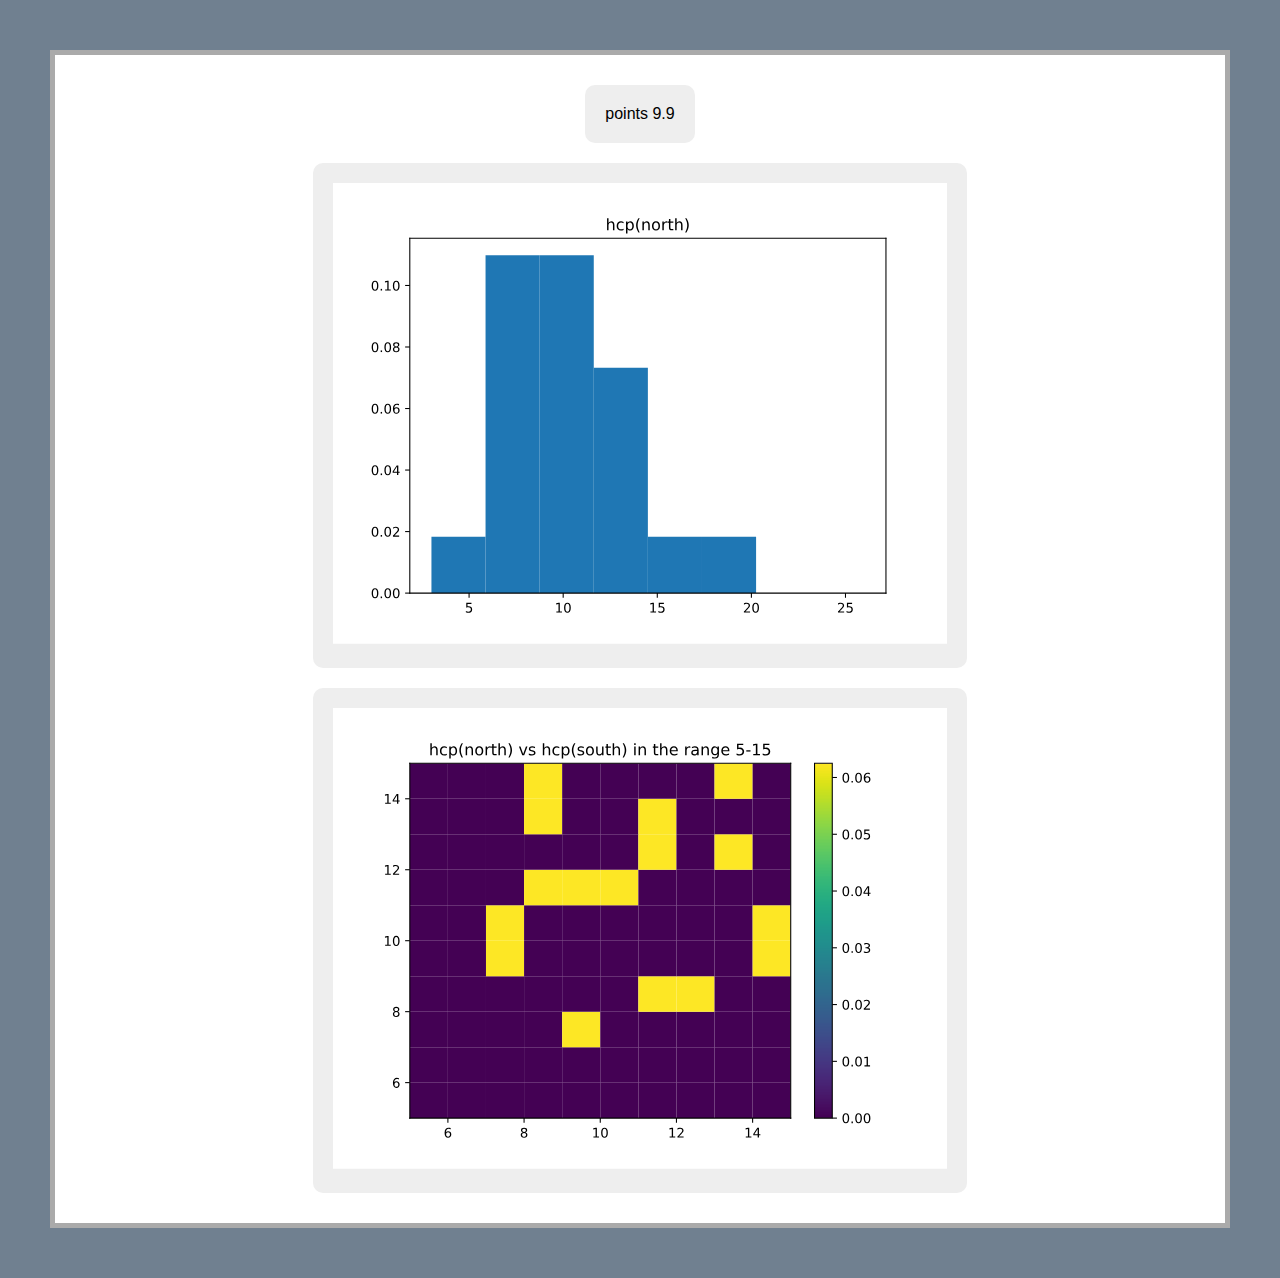
<file: tests/dealer/test_stat_actions.html>
<!DOCTYPE html>
<html>
<head>
    <title>Dealer output</title>
    <meta name="viewport" content="width=device-width, initial-scale=1.0">
    <link rel="preconnect" href="https://fonts.googleapis.com">
    <link rel="preconnect" href="https://fonts.gstatic.com" crossorigin>
    <link href="https://fonts.googleapis.com/css2?family=Overpass+Mono:wght@400&display=swap" rel="stylesheet">
    <style>
        html, body {
            padding: 0;
            margin: 0;
        }

        body {
            background-color: slategray;
        }

        .content {
            background-color: white;
            min-width: 600px;
            margin: 50px;
            padding: 20px;
            border: 5px solid #aaa;
            display: flex;
            flex-direction: column;
            align-items: center;
        }

        .deal {
            font-size: 16px;
            border: 1px solid #ddd;
            display: inline-flex;
            flex-flow: row wrap;
            width: 360px;
            justify-content: space-between;
            font-family: sans-serif;
            background-color: #fafafa;
            padding: 5px;
            border-radius: 5px;
        }

            .deal > div {
                padding: 10px;
                flex-basis: 100px;
                height: 100px;
            }

        .board-info {
            display: flex;
            flex-direction: column;
            align-items: center;
            justify-content: center;
            font-size: 20px;
            gap: 5px;
        }

        .hand {
            display: flex;
            flex-direction: column;
            justify-content: center;
            gap: 3px;
            font-family: "Overpass Mono", sans-serif;
            background-color: #f2efd0;
            overflow-wrap: anywhere;
            word-break: break-all;
            letter-spacing: 2px;
        }

        .hand-inline {
            display: flex;
            flex-direction: row;
            justify-content: center;
            gap: 3px;
            font-family: "Overpass Mono", sans-serif;
            background-color: #edfaa5;
            letter-spacing: 2px;
            padding: 5px;
        }

        .deal > .hand.north {
            border-radius: 5px 5px 0px 0px;
        }

        .deal > .hand.east {
            border-radius: 0px 5px 5px 0px;
        }

        .deal > .hand.south {
            border-radius: 0px 0px 5px 5px;
        }

        .deal > .hand.west {
            border-radius: 5px 0px 0px 5px;
        }

        .spades, .hearts, .diamonds, .clubs {
            text-indent: -16px;
            margin-left: 16px;
        }

            .spades:before, .hearts:before, .diamonds:before, .clubs:before {
                display: inline-block;
                width: 16px;
                text-indent: 0px;
            }

            .spades:before {
                content: "♠ ";
                color: #01039e;
            }

            .hearts:before {
                content: "♥ ";
                color: #a00203;
            }

            .diamonds:before {
                content: "♦ ";
                color: #c05e0a;
            }

            .clubs:before {
                content: "♣ ";
                color: #036a03;
            }

        .compass {
            display: flex;
            flex-flow: row wrap;
            color: white;
            background-color: #106610;
            align-items: center;
            font-weight: bold;
            user-select: none;
        }

            .compass .north {
                flex-basis: 100%;
                text-align: center;
            }

            .compass .west {
                flex-basis: 50%;
                text-align: left;
            }

            .compass .east {
                flex-basis: 50%;
                text-align: right;
            }

            .compass .south {
                flex-basis: 100%;
                text-align: center;
            }

        .dealer {
            text-decoration: underline;
        }

        .vul {
            color: #ff7777;
        }

        .nonvul {
            color: #77ff77;
        }

        .deal-compact {
            border-collapse: collapse;
        }

            .deal-compact .hand {
                padding: 10px;
            }

            .deal-compact th {
                color: white;
                font-weight: bold;
                background-color: #106610;
                font-family: sans-serif;
                padding: 5px;
            }

            .deal-compact td > div {
                width: 175px;
                height: 80px;
            }

            .deal-compact .value {
                background-color: #eee;
                height: 102px;
                display: flex;
                align-items: center;
                justify-content: center;
                font-family: sans-serif;
            }

        .deal-oneline {
            border-collapse: collapse;
        }

            .deal-oneline .hand {
                padding: 10px;
            }

            .deal-oneline th {
                color: white;
                font-weight: bold;
                background-color: #106610;
                font-family: sans-serif;
                padding: 5px;
            }

            .deal-oneline .value {
                background-color: #eee;
                height: 32px;
                display: flex;
                align-items: center;
                justify-content: center;
                font-family: sans-serif;
            }

        .valuebox {
            background-color: #eee;
            padding: 20px;
            border-radius: 10px;
            margin: 10px 50px;
            font-family: sans-serif;
        }
    </style>
</head>
<body>
    <div class="content">
<div class="valuebox"> points  9.9 </div>
<div class="valuebox"> <?xml version="1.0" encoding="utf-8" standalone="no"?>
<!DOCTYPE svg PUBLIC "-//W3C//DTD SVG 1.1//EN"
  "http://www.w3.org/Graphics/SVG/1.1/DTD/svg11.dtd">
<svg height="345.6pt" version="1.1" viewBox="0 0 460.8 345.6" width="460.8pt" xmlns="http://www.w3.org/2000/svg" xmlns:xlink="http://www.w3.org/1999/xlink">
 <metadata>
  <rdf:RDF xmlns:cc="http://creativecommons.org/ns#" xmlns:dc="http://purl.org/dc/elements/1.1/" xmlns:rdf="http://www.w3.org/1999/02/22-rdf-syntax-ns#">
   <cc:Work>
    <dc:type rdf:resource="http://purl.org/dc/dcmitype/StillImage"/>
    <dc:date>2021-11-16T20:23:39.126090</dc:date>
    <dc:format>image/svg+xml</dc:format>
    <dc:creator>
     <cc:Agent>
      <dc:title>Matplotlib v3.4.2, https://matplotlib.org/</dc:title>
     </cc:Agent>
    </dc:creator>
   </cc:Work>
  </rdf:RDF>
 </metadata>
 <defs>
  <style type="text/css">*{stroke-linecap:butt;stroke-linejoin:round;}</style>
 </defs>
 <g id="figure_1">
  <g id="patch_1">
   <path d="M 0 345.6 
L 460.8 345.6 
L 460.8 0 
L 0 0 
z
" style="fill:#ffffff;"/>
  </g>
  <g id="axes_1">
   <g id="patch_2">
    <path d="M 57.6 307.584 
L 414.72 307.584 
L 414.72 41.472 
L 57.6 41.472 
z
" style="fill:#ffffff;"/>
   </g>
   <g id="patch_3">
    <path clip-path="url(#p64dd33ec41)" d="M 73.832727 307.584 
L 114.414545 307.584 
L 114.414545 265.344 
L 73.832727 265.344 
z
" style="fill:#1f77b4;"/>
   </g>
   <g id="patch_4">
    <path clip-path="url(#p64dd33ec41)" d="M 114.414545 307.584 
L 154.996364 307.584 
L 154.996364 54.144 
L 114.414545 54.144 
z
" style="fill:#1f77b4;"/>
   </g>
   <g id="patch_5">
    <path clip-path="url(#p64dd33ec41)" d="M 154.996364 307.584 
L 195.578182 307.584 
L 195.578182 54.144 
L 154.996364 54.144 
z
" style="fill:#1f77b4;"/>
   </g>
   <g id="patch_6">
    <path clip-path="url(#p64dd33ec41)" d="M 195.578182 307.584 
L 236.16 307.584 
L 236.16 138.624 
L 195.578182 138.624 
z
" style="fill:#1f77b4;"/>
   </g>
   <g id="patch_7">
    <path clip-path="url(#p64dd33ec41)" d="M 236.16 307.584 
L 276.741818 307.584 
L 276.741818 265.344 
L 236.16 265.344 
z
" style="fill:#1f77b4;"/>
   </g>
   <g id="patch_8">
    <path clip-path="url(#p64dd33ec41)" d="M 276.741818 307.584 
L 317.323636 307.584 
L 317.323636 265.344 
L 276.741818 265.344 
z
" style="fill:#1f77b4;"/>
   </g>
   <g id="patch_9">
    <path clip-path="url(#p64dd33ec41)" d="M 317.323636 307.584 
L 357.905455 307.584 
L 357.905455 307.584 
L 317.323636 307.584 
z
" style="fill:#1f77b4;"/>
   </g>
   <g id="patch_10">
    <path clip-path="url(#p64dd33ec41)" d="M 357.905455 307.584 
L 398.487273 307.584 
L 398.487273 307.584 
L 357.905455 307.584 
z
" style="fill:#1f77b4;"/>
   </g>
   <g id="matplotlib.axis_1">
    <g id="xtick_1">
     <g id="line2d_1">
      <defs>
       <path d="M 0 0 
L 0 3.5 
" id="mca679aea7a" style="stroke:#000000;stroke-width:0.8;"/>
      </defs>
      <g>
       <use style="stroke:#000000;stroke-width:0.8;" x="102.063557" xlink:href="#mca679aea7a" y="307.584"/>
      </g>
     </g>
     <g id="text_1">
      <!-- 5 -->
      <g transform="translate(98.882307 322.182437)scale(0.1 -0.1)">
       <defs>
        <path d="M 691 4666 
L 3169 4666 
L 3169 4134 
L 1269 4134 
L 1269 2991 
Q 1406 3038 1543 3061 
Q 1681 3084 1819 3084 
Q 2600 3084 3056 2656 
Q 3513 2228 3513 1497 
Q 3513 744 3044 326 
Q 2575 -91 1722 -91 
Q 1428 -91 1123 -41 
Q 819 9 494 109 
L 494 744 
Q 775 591 1075 516 
Q 1375 441 1709 441 
Q 2250 441 2565 725 
Q 2881 1009 2881 1497 
Q 2881 1984 2565 2268 
Q 2250 2553 1709 2553 
Q 1456 2553 1204 2497 
Q 953 2441 691 2322 
L 691 4666 
z
" id="DejaVuSans-35" transform="scale(0.015625)"/>
       </defs>
       <use xlink:href="#DejaVuSans-35"/>
      </g>
     </g>
    </g>
    <g id="xtick_2">
     <g id="line2d_2">
      <g>
       <use style="stroke:#000000;stroke-width:0.8;" x="172.640632" xlink:href="#mca679aea7a" y="307.584"/>
      </g>
     </g>
     <g id="text_2">
      <!-- 10 -->
      <g transform="translate(166.278132 322.182437)scale(0.1 -0.1)">
       <defs>
        <path d="M 794 531 
L 1825 531 
L 1825 4091 
L 703 3866 
L 703 4441 
L 1819 4666 
L 2450 4666 
L 2450 531 
L 3481 531 
L 3481 0 
L 794 0 
L 794 531 
z
" id="DejaVuSans-31" transform="scale(0.015625)"/>
        <path d="M 2034 4250 
Q 1547 4250 1301 3770 
Q 1056 3291 1056 2328 
Q 1056 1369 1301 889 
Q 1547 409 2034 409 
Q 2525 409 2770 889 
Q 3016 1369 3016 2328 
Q 3016 3291 2770 3770 
Q 2525 4250 2034 4250 
z
M 2034 4750 
Q 2819 4750 3233 4129 
Q 3647 3509 3647 2328 
Q 3647 1150 3233 529 
Q 2819 -91 2034 -91 
Q 1250 -91 836 529 
Q 422 1150 422 2328 
Q 422 3509 836 4129 
Q 1250 4750 2034 4750 
z
" id="DejaVuSans-30" transform="scale(0.015625)"/>
       </defs>
       <use xlink:href="#DejaVuSans-31"/>
       <use x="63.623047" xlink:href="#DejaVuSans-30"/>
      </g>
     </g>
    </g>
    <g id="xtick_3">
     <g id="line2d_3">
      <g>
       <use style="stroke:#000000;stroke-width:0.8;" x="243.217708" xlink:href="#mca679aea7a" y="307.584"/>
      </g>
     </g>
     <g id="text_3">
      <!-- 15 -->
      <g transform="translate(236.855208 322.182437)scale(0.1 -0.1)">
       <use xlink:href="#DejaVuSans-31"/>
       <use x="63.623047" xlink:href="#DejaVuSans-35"/>
      </g>
     </g>
    </g>
    <g id="xtick_4">
     <g id="line2d_4">
      <g>
       <use style="stroke:#000000;stroke-width:0.8;" x="313.794783" xlink:href="#mca679aea7a" y="307.584"/>
      </g>
     </g>
     <g id="text_4">
      <!-- 20 -->
      <g transform="translate(307.432283 322.182437)scale(0.1 -0.1)">
       <defs>
        <path d="M 1228 531 
L 3431 531 
L 3431 0 
L 469 0 
L 469 531 
Q 828 903 1448 1529 
Q 2069 2156 2228 2338 
Q 2531 2678 2651 2914 
Q 2772 3150 2772 3378 
Q 2772 3750 2511 3984 
Q 2250 4219 1831 4219 
Q 1534 4219 1204 4116 
Q 875 4013 500 3803 
L 500 4441 
Q 881 4594 1212 4672 
Q 1544 4750 1819 4750 
Q 2544 4750 2975 4387 
Q 3406 4025 3406 3419 
Q 3406 3131 3298 2873 
Q 3191 2616 2906 2266 
Q 2828 2175 2409 1742 
Q 1991 1309 1228 531 
z
" id="DejaVuSans-32" transform="scale(0.015625)"/>
       </defs>
       <use xlink:href="#DejaVuSans-32"/>
       <use x="63.623047" xlink:href="#DejaVuSans-30"/>
      </g>
     </g>
    </g>
    <g id="xtick_5">
     <g id="line2d_5">
      <g>
       <use style="stroke:#000000;stroke-width:0.8;" x="384.371858" xlink:href="#mca679aea7a" y="307.584"/>
      </g>
     </g>
     <g id="text_5">
      <!-- 25 -->
      <g transform="translate(378.009358 322.182437)scale(0.1 -0.1)">
       <use xlink:href="#DejaVuSans-32"/>
       <use x="63.623047" xlink:href="#DejaVuSans-35"/>
      </g>
     </g>
    </g>
   </g>
   <g id="matplotlib.axis_2">
    <g id="ytick_1">
     <g id="line2d_6">
      <defs>
       <path d="M 0 0 
L -3.5 0 
" id="m7dbd53fd63" style="stroke:#000000;stroke-width:0.8;"/>
      </defs>
      <g>
       <use style="stroke:#000000;stroke-width:0.8;" x="57.6" xlink:href="#m7dbd53fd63" y="307.584"/>
      </g>
     </g>
     <g id="text_6">
      <!-- 0.00 -->
      <g transform="translate(28.334375 311.383219)scale(0.1 -0.1)">
       <defs>
        <path d="M 684 794 
L 1344 794 
L 1344 0 
L 684 0 
L 684 794 
z
" id="DejaVuSans-2e" transform="scale(0.015625)"/>
       </defs>
       <use xlink:href="#DejaVuSans-30"/>
       <use x="63.623047" xlink:href="#DejaVuSans-2e"/>
       <use x="95.410156" xlink:href="#DejaVuSans-30"/>
       <use x="159.033203" xlink:href="#DejaVuSans-30"/>
      </g>
     </g>
    </g>
    <g id="ytick_2">
     <g id="line2d_7">
      <g>
       <use style="stroke:#000000;stroke-width:0.8;" x="57.6" xlink:href="#m7dbd53fd63" y="261.4368"/>
      </g>
     </g>
     <g id="text_7">
      <!-- 0.02 -->
      <g transform="translate(28.334375 265.236019)scale(0.1 -0.1)">
       <use xlink:href="#DejaVuSans-30"/>
       <use x="63.623047" xlink:href="#DejaVuSans-2e"/>
       <use x="95.410156" xlink:href="#DejaVuSans-30"/>
       <use x="159.033203" xlink:href="#DejaVuSans-32"/>
      </g>
     </g>
    </g>
    <g id="ytick_3">
     <g id="line2d_8">
      <g>
       <use style="stroke:#000000;stroke-width:0.8;" x="57.6" xlink:href="#m7dbd53fd63" y="215.2896"/>
      </g>
     </g>
     <g id="text_8">
      <!-- 0.04 -->
      <g transform="translate(28.334375 219.088819)scale(0.1 -0.1)">
       <defs>
        <path d="M 2419 4116 
L 825 1625 
L 2419 1625 
L 2419 4116 
z
M 2253 4666 
L 3047 4666 
L 3047 1625 
L 3713 1625 
L 3713 1100 
L 3047 1100 
L 3047 0 
L 2419 0 
L 2419 1100 
L 313 1100 
L 313 1709 
L 2253 4666 
z
" id="DejaVuSans-34" transform="scale(0.015625)"/>
       </defs>
       <use xlink:href="#DejaVuSans-30"/>
       <use x="63.623047" xlink:href="#DejaVuSans-2e"/>
       <use x="95.410156" xlink:href="#DejaVuSans-30"/>
       <use x="159.033203" xlink:href="#DejaVuSans-34"/>
      </g>
     </g>
    </g>
    <g id="ytick_4">
     <g id="line2d_9">
      <g>
       <use style="stroke:#000000;stroke-width:0.8;" x="57.6" xlink:href="#m7dbd53fd63" y="169.1424"/>
      </g>
     </g>
     <g id="text_9">
      <!-- 0.06 -->
      <g transform="translate(28.334375 172.941619)scale(0.1 -0.1)">
       <defs>
        <path d="M 2113 2584 
Q 1688 2584 1439 2293 
Q 1191 2003 1191 1497 
Q 1191 994 1439 701 
Q 1688 409 2113 409 
Q 2538 409 2786 701 
Q 3034 994 3034 1497 
Q 3034 2003 2786 2293 
Q 2538 2584 2113 2584 
z
M 3366 4563 
L 3366 3988 
Q 3128 4100 2886 4159 
Q 2644 4219 2406 4219 
Q 1781 4219 1451 3797 
Q 1122 3375 1075 2522 
Q 1259 2794 1537 2939 
Q 1816 3084 2150 3084 
Q 2853 3084 3261 2657 
Q 3669 2231 3669 1497 
Q 3669 778 3244 343 
Q 2819 -91 2113 -91 
Q 1303 -91 875 529 
Q 447 1150 447 2328 
Q 447 3434 972 4092 
Q 1497 4750 2381 4750 
Q 2619 4750 2861 4703 
Q 3103 4656 3366 4563 
z
" id="DejaVuSans-36" transform="scale(0.015625)"/>
       </defs>
       <use xlink:href="#DejaVuSans-30"/>
       <use x="63.623047" xlink:href="#DejaVuSans-2e"/>
       <use x="95.410156" xlink:href="#DejaVuSans-30"/>
       <use x="159.033203" xlink:href="#DejaVuSans-36"/>
      </g>
     </g>
    </g>
    <g id="ytick_5">
     <g id="line2d_10">
      <g>
       <use style="stroke:#000000;stroke-width:0.8;" x="57.6" xlink:href="#m7dbd53fd63" y="122.9952"/>
      </g>
     </g>
     <g id="text_10">
      <!-- 0.08 -->
      <g transform="translate(28.334375 126.794419)scale(0.1 -0.1)">
       <defs>
        <path d="M 2034 2216 
Q 1584 2216 1326 1975 
Q 1069 1734 1069 1313 
Q 1069 891 1326 650 
Q 1584 409 2034 409 
Q 2484 409 2743 651 
Q 3003 894 3003 1313 
Q 3003 1734 2745 1975 
Q 2488 2216 2034 2216 
z
M 1403 2484 
Q 997 2584 770 2862 
Q 544 3141 544 3541 
Q 544 4100 942 4425 
Q 1341 4750 2034 4750 
Q 2731 4750 3128 4425 
Q 3525 4100 3525 3541 
Q 3525 3141 3298 2862 
Q 3072 2584 2669 2484 
Q 3125 2378 3379 2068 
Q 3634 1759 3634 1313 
Q 3634 634 3220 271 
Q 2806 -91 2034 -91 
Q 1263 -91 848 271 
Q 434 634 434 1313 
Q 434 1759 690 2068 
Q 947 2378 1403 2484 
z
M 1172 3481 
Q 1172 3119 1398 2916 
Q 1625 2713 2034 2713 
Q 2441 2713 2670 2916 
Q 2900 3119 2900 3481 
Q 2900 3844 2670 4047 
Q 2441 4250 2034 4250 
Q 1625 4250 1398 4047 
Q 1172 3844 1172 3481 
z
" id="DejaVuSans-38" transform="scale(0.015625)"/>
       </defs>
       <use xlink:href="#DejaVuSans-30"/>
       <use x="63.623047" xlink:href="#DejaVuSans-2e"/>
       <use x="95.410156" xlink:href="#DejaVuSans-30"/>
       <use x="159.033203" xlink:href="#DejaVuSans-38"/>
      </g>
     </g>
    </g>
    <g id="ytick_6">
     <g id="line2d_11">
      <g>
       <use style="stroke:#000000;stroke-width:0.8;" x="57.6" xlink:href="#m7dbd53fd63" y="76.848"/>
      </g>
     </g>
     <g id="text_11">
      <!-- 0.10 -->
      <g transform="translate(28.334375 80.647219)scale(0.1 -0.1)">
       <use xlink:href="#DejaVuSans-30"/>
       <use x="63.623047" xlink:href="#DejaVuSans-2e"/>
       <use x="95.410156" xlink:href="#DejaVuSans-31"/>
       <use x="159.033203" xlink:href="#DejaVuSans-30"/>
      </g>
     </g>
    </g>
   </g>
   <g id="patch_11">
    <path d="M 57.6 307.584 
L 57.6 41.472 
" style="fill:none;stroke:#000000;stroke-linecap:square;stroke-linejoin:miter;stroke-width:0.8;"/>
   </g>
   <g id="patch_12">
    <path d="M 414.72 307.584 
L 414.72 41.472 
" style="fill:none;stroke:#000000;stroke-linecap:square;stroke-linejoin:miter;stroke-width:0.8;"/>
   </g>
   <g id="patch_13">
    <path d="M 57.6 307.584 
L 414.72 307.584 
" style="fill:none;stroke:#000000;stroke-linecap:square;stroke-linejoin:miter;stroke-width:0.8;"/>
   </g>
   <g id="patch_14">
    <path d="M 57.6 41.472 
L 414.72 41.472 
" style="fill:none;stroke:#000000;stroke-linecap:square;stroke-linejoin:miter;stroke-width:0.8;"/>
   </g>
   <g id="text_12">
    <!-- hcp(north) -->
    <g transform="translate(204.4725 35.472)scale(0.12 -0.12)">
     <defs>
      <path d="M 3513 2113 
L 3513 0 
L 2938 0 
L 2938 2094 
Q 2938 2591 2744 2837 
Q 2550 3084 2163 3084 
Q 1697 3084 1428 2787 
Q 1159 2491 1159 1978 
L 1159 0 
L 581 0 
L 581 4863 
L 1159 4863 
L 1159 2956 
Q 1366 3272 1645 3428 
Q 1925 3584 2291 3584 
Q 2894 3584 3203 3211 
Q 3513 2838 3513 2113 
z
" id="DejaVuSans-68" transform="scale(0.015625)"/>
      <path d="M 3122 3366 
L 3122 2828 
Q 2878 2963 2633 3030 
Q 2388 3097 2138 3097 
Q 1578 3097 1268 2742 
Q 959 2388 959 1747 
Q 959 1106 1268 751 
Q 1578 397 2138 397 
Q 2388 397 2633 464 
Q 2878 531 3122 666 
L 3122 134 
Q 2881 22 2623 -34 
Q 2366 -91 2075 -91 
Q 1284 -91 818 406 
Q 353 903 353 1747 
Q 353 2603 823 3093 
Q 1294 3584 2113 3584 
Q 2378 3584 2631 3529 
Q 2884 3475 3122 3366 
z
" id="DejaVuSans-63" transform="scale(0.015625)"/>
      <path d="M 1159 525 
L 1159 -1331 
L 581 -1331 
L 581 3500 
L 1159 3500 
L 1159 2969 
Q 1341 3281 1617 3432 
Q 1894 3584 2278 3584 
Q 2916 3584 3314 3078 
Q 3713 2572 3713 1747 
Q 3713 922 3314 415 
Q 2916 -91 2278 -91 
Q 1894 -91 1617 61 
Q 1341 213 1159 525 
z
M 3116 1747 
Q 3116 2381 2855 2742 
Q 2594 3103 2138 3103 
Q 1681 3103 1420 2742 
Q 1159 2381 1159 1747 
Q 1159 1113 1420 752 
Q 1681 391 2138 391 
Q 2594 391 2855 752 
Q 3116 1113 3116 1747 
z
" id="DejaVuSans-70" transform="scale(0.015625)"/>
      <path d="M 1984 4856 
Q 1566 4138 1362 3434 
Q 1159 2731 1159 2009 
Q 1159 1288 1364 580 
Q 1569 -128 1984 -844 
L 1484 -844 
Q 1016 -109 783 600 
Q 550 1309 550 2009 
Q 550 2706 781 3412 
Q 1013 4119 1484 4856 
L 1984 4856 
z
" id="DejaVuSans-28" transform="scale(0.015625)"/>
      <path d="M 3513 2113 
L 3513 0 
L 2938 0 
L 2938 2094 
Q 2938 2591 2744 2837 
Q 2550 3084 2163 3084 
Q 1697 3084 1428 2787 
Q 1159 2491 1159 1978 
L 1159 0 
L 581 0 
L 581 3500 
L 1159 3500 
L 1159 2956 
Q 1366 3272 1645 3428 
Q 1925 3584 2291 3584 
Q 2894 3584 3203 3211 
Q 3513 2838 3513 2113 
z
" id="DejaVuSans-6e" transform="scale(0.015625)"/>
      <path d="M 1959 3097 
Q 1497 3097 1228 2736 
Q 959 2375 959 1747 
Q 959 1119 1226 758 
Q 1494 397 1959 397 
Q 2419 397 2687 759 
Q 2956 1122 2956 1747 
Q 2956 2369 2687 2733 
Q 2419 3097 1959 3097 
z
M 1959 3584 
Q 2709 3584 3137 3096 
Q 3566 2609 3566 1747 
Q 3566 888 3137 398 
Q 2709 -91 1959 -91 
Q 1206 -91 779 398 
Q 353 888 353 1747 
Q 353 2609 779 3096 
Q 1206 3584 1959 3584 
z
" id="DejaVuSans-6f" transform="scale(0.015625)"/>
      <path d="M 2631 2963 
Q 2534 3019 2420 3045 
Q 2306 3072 2169 3072 
Q 1681 3072 1420 2755 
Q 1159 2438 1159 1844 
L 1159 0 
L 581 0 
L 581 3500 
L 1159 3500 
L 1159 2956 
Q 1341 3275 1631 3429 
Q 1922 3584 2338 3584 
Q 2397 3584 2469 3576 
Q 2541 3569 2628 3553 
L 2631 2963 
z
" id="DejaVuSans-72" transform="scale(0.015625)"/>
      <path d="M 1172 4494 
L 1172 3500 
L 2356 3500 
L 2356 3053 
L 1172 3053 
L 1172 1153 
Q 1172 725 1289 603 
Q 1406 481 1766 481 
L 2356 481 
L 2356 0 
L 1766 0 
Q 1100 0 847 248 
Q 594 497 594 1153 
L 594 3053 
L 172 3053 
L 172 3500 
L 594 3500 
L 594 4494 
L 1172 4494 
z
" id="DejaVuSans-74" transform="scale(0.015625)"/>
      <path d="M 513 4856 
L 1013 4856 
Q 1481 4119 1714 3412 
Q 1947 2706 1947 2009 
Q 1947 1309 1714 600 
Q 1481 -109 1013 -844 
L 513 -844 
Q 928 -128 1133 580 
Q 1338 1288 1338 2009 
Q 1338 2731 1133 3434 
Q 928 4138 513 4856 
z
" id="DejaVuSans-29" transform="scale(0.015625)"/>
     </defs>
     <use xlink:href="#DejaVuSans-68"/>
     <use x="63.378906" xlink:href="#DejaVuSans-63"/>
     <use x="118.359375" xlink:href="#DejaVuSans-70"/>
     <use x="181.835938" xlink:href="#DejaVuSans-28"/>
     <use x="220.849609" xlink:href="#DejaVuSans-6e"/>
     <use x="284.228516" xlink:href="#DejaVuSans-6f"/>
     <use x="345.410156" xlink:href="#DejaVuSans-72"/>
     <use x="386.523438" xlink:href="#DejaVuSans-74"/>
     <use x="425.732422" xlink:href="#DejaVuSans-68"/>
     <use x="489.111328" xlink:href="#DejaVuSans-29"/>
    </g>
   </g>
  </g>
 </g>
 <defs>
  <clipPath id="p64dd33ec41">
   <rect height="266.112" width="357.12" x="57.6" y="41.472"/>
  </clipPath>
 </defs>
</svg>
 </div>
<div class="valuebox"> <?xml version="1.0" encoding="utf-8" standalone="no"?>
<!DOCTYPE svg PUBLIC "-//W3C//DTD SVG 1.1//EN"
  "http://www.w3.org/Graphics/SVG/1.1/DTD/svg11.dtd">
<svg height="345.6pt" version="1.1" viewBox="0 0 460.8 345.6" width="460.8pt" xmlns="http://www.w3.org/2000/svg" xmlns:xlink="http://www.w3.org/1999/xlink">
 <metadata>
  <rdf:RDF xmlns:cc="http://creativecommons.org/ns#" xmlns:dc="http://purl.org/dc/elements/1.1/" xmlns:rdf="http://www.w3.org/1999/02/22-rdf-syntax-ns#">
   <cc:Work>
    <dc:type rdf:resource="http://purl.org/dc/dcmitype/StillImage"/>
    <dc:date>2021-11-16T20:23:39.393059</dc:date>
    <dc:format>image/svg+xml</dc:format>
    <dc:creator>
     <cc:Agent>
      <dc:title>Matplotlib v3.4.2, https://matplotlib.org/</dc:title>
     </cc:Agent>
    </dc:creator>
   </cc:Work>
  </rdf:RDF>
 </metadata>
 <defs>
  <style type="text/css">*{stroke-linecap:butt;stroke-linejoin:round;}</style>
 </defs>
 <g id="figure_1">
  <g id="patch_1">
   <path d="M 0 345.6 
L 460.8 345.6 
L 460.8 0 
L 0 0 
z
" style="fill:#ffffff;"/>
  </g>
  <g id="axes_1">
   <g id="patch_2">
    <path d="M 57.6 307.584 
L 343.296 307.584 
L 343.296 41.472 
L 57.6 41.472 
z
" style="fill:#ffffff;"/>
   </g>
   <g id="QuadMesh_1">
    <path clip-path="url(#paae3df387d)" d="M 57.6 307.584 
L 86.1696 307.584 
L 86.1696 280.9728 
L 57.6 280.9728 
L 57.6 307.584 
" style="fill:#440154;"/>
    <path clip-path="url(#paae3df387d)" d="M 86.1696 307.584 
L 114.7392 307.584 
L 114.7392 280.9728 
L 86.1696 280.9728 
L 86.1696 307.584 
" style="fill:#440154;"/>
    <path clip-path="url(#paae3df387d)" d="M 114.7392 307.584 
L 143.3088 307.584 
L 143.3088 280.9728 
L 114.7392 280.9728 
L 114.7392 307.584 
" style="fill:#440154;"/>
    <path clip-path="url(#paae3df387d)" d="M 143.3088 307.584 
L 171.8784 307.584 
L 171.8784 280.9728 
L 143.3088 280.9728 
L 143.3088 307.584 
" style="fill:#440154;"/>
    <path clip-path="url(#paae3df387d)" d="M 171.8784 307.584 
L 200.448 307.584 
L 200.448 280.9728 
L 171.8784 280.9728 
L 171.8784 307.584 
" style="fill:#440154;"/>
    <path clip-path="url(#paae3df387d)" d="M 200.448 307.584 
L 229.0176 307.584 
L 229.0176 280.9728 
L 200.448 280.9728 
L 200.448 307.584 
" style="fill:#440154;"/>
    <path clip-path="url(#paae3df387d)" d="M 229.0176 307.584 
L 257.5872 307.584 
L 257.5872 280.9728 
L 229.0176 280.9728 
L 229.0176 307.584 
" style="fill:#440154;"/>
    <path clip-path="url(#paae3df387d)" d="M 257.5872 307.584 
L 286.1568 307.584 
L 286.1568 280.9728 
L 257.5872 280.9728 
L 257.5872 307.584 
" style="fill:#440154;"/>
    <path clip-path="url(#paae3df387d)" d="M 286.1568 307.584 
L 314.7264 307.584 
L 314.7264 280.9728 
L 286.1568 280.9728 
L 286.1568 307.584 
" style="fill:#440154;"/>
    <path clip-path="url(#paae3df387d)" d="M 314.7264 307.584 
L 343.296 307.584 
L 343.296 280.9728 
L 314.7264 280.9728 
L 314.7264 307.584 
" style="fill:#440154;"/>
    <path clip-path="url(#paae3df387d)" d="M 57.6 280.9728 
L 86.1696 280.9728 
L 86.1696 254.3616 
L 57.6 254.3616 
L 57.6 280.9728 
" style="fill:#440154;"/>
    <path clip-path="url(#paae3df387d)" d="M 86.1696 280.9728 
L 114.7392 280.9728 
L 114.7392 254.3616 
L 86.1696 254.3616 
L 86.1696 280.9728 
" style="fill:#440154;"/>
    <path clip-path="url(#paae3df387d)" d="M 114.7392 280.9728 
L 143.3088 280.9728 
L 143.3088 254.3616 
L 114.7392 254.3616 
L 114.7392 280.9728 
" style="fill:#440154;"/>
    <path clip-path="url(#paae3df387d)" d="M 143.3088 280.9728 
L 171.8784 280.9728 
L 171.8784 254.3616 
L 143.3088 254.3616 
L 143.3088 280.9728 
" style="fill:#440154;"/>
    <path clip-path="url(#paae3df387d)" d="M 171.8784 280.9728 
L 200.448 280.9728 
L 200.448 254.3616 
L 171.8784 254.3616 
L 171.8784 280.9728 
" style="fill:#440154;"/>
    <path clip-path="url(#paae3df387d)" d="M 200.448 280.9728 
L 229.0176 280.9728 
L 229.0176 254.3616 
L 200.448 254.3616 
L 200.448 280.9728 
" style="fill:#440154;"/>
    <path clip-path="url(#paae3df387d)" d="M 229.0176 280.9728 
L 257.5872 280.9728 
L 257.5872 254.3616 
L 229.0176 254.3616 
L 229.0176 280.9728 
" style="fill:#440154;"/>
    <path clip-path="url(#paae3df387d)" d="M 257.5872 280.9728 
L 286.1568 280.9728 
L 286.1568 254.3616 
L 257.5872 254.3616 
L 257.5872 280.9728 
" style="fill:#440154;"/>
    <path clip-path="url(#paae3df387d)" d="M 286.1568 280.9728 
L 314.7264 280.9728 
L 314.7264 254.3616 
L 286.1568 254.3616 
L 286.1568 280.9728 
" style="fill:#440154;"/>
    <path clip-path="url(#paae3df387d)" d="M 314.7264 280.9728 
L 343.296 280.9728 
L 343.296 254.3616 
L 314.7264 254.3616 
L 314.7264 280.9728 
" style="fill:#440154;"/>
    <path clip-path="url(#paae3df387d)" d="M 57.6 254.3616 
L 86.1696 254.3616 
L 86.1696 227.7504 
L 57.6 227.7504 
L 57.6 254.3616 
" style="fill:#440154;"/>
    <path clip-path="url(#paae3df387d)" d="M 86.1696 254.3616 
L 114.7392 254.3616 
L 114.7392 227.7504 
L 86.1696 227.7504 
L 86.1696 254.3616 
" style="fill:#440154;"/>
    <path clip-path="url(#paae3df387d)" d="M 114.7392 254.3616 
L 143.3088 254.3616 
L 143.3088 227.7504 
L 114.7392 227.7504 
L 114.7392 254.3616 
" style="fill:#440154;"/>
    <path clip-path="url(#paae3df387d)" d="M 143.3088 254.3616 
L 171.8784 254.3616 
L 171.8784 227.7504 
L 143.3088 227.7504 
L 143.3088 254.3616 
" style="fill:#440154;"/>
    <path clip-path="url(#paae3df387d)" d="M 171.8784 254.3616 
L 200.448 254.3616 
L 200.448 227.7504 
L 171.8784 227.7504 
L 171.8784 254.3616 
" style="fill:#fde725;"/>
    <path clip-path="url(#paae3df387d)" d="M 200.448 254.3616 
L 229.0176 254.3616 
L 229.0176 227.7504 
L 200.448 227.7504 
L 200.448 254.3616 
" style="fill:#440154;"/>
    <path clip-path="url(#paae3df387d)" d="M 229.0176 254.3616 
L 257.5872 254.3616 
L 257.5872 227.7504 
L 229.0176 227.7504 
L 229.0176 254.3616 
" style="fill:#440154;"/>
    <path clip-path="url(#paae3df387d)" d="M 257.5872 254.3616 
L 286.1568 254.3616 
L 286.1568 227.7504 
L 257.5872 227.7504 
L 257.5872 254.3616 
" style="fill:#440154;"/>
    <path clip-path="url(#paae3df387d)" d="M 286.1568 254.3616 
L 314.7264 254.3616 
L 314.7264 227.7504 
L 286.1568 227.7504 
L 286.1568 254.3616 
" style="fill:#440154;"/>
    <path clip-path="url(#paae3df387d)" d="M 314.7264 254.3616 
L 343.296 254.3616 
L 343.296 227.7504 
L 314.7264 227.7504 
L 314.7264 254.3616 
" style="fill:#440154;"/>
    <path clip-path="url(#paae3df387d)" d="M 57.6 227.7504 
L 86.1696 227.7504 
L 86.1696 201.1392 
L 57.6 201.1392 
L 57.6 227.7504 
" style="fill:#440154;"/>
    <path clip-path="url(#paae3df387d)" d="M 86.1696 227.7504 
L 114.7392 227.7504 
L 114.7392 201.1392 
L 86.1696 201.1392 
L 86.1696 227.7504 
" style="fill:#440154;"/>
    <path clip-path="url(#paae3df387d)" d="M 114.7392 227.7504 
L 143.3088 227.7504 
L 143.3088 201.1392 
L 114.7392 201.1392 
L 114.7392 227.7504 
" style="fill:#440154;"/>
    <path clip-path="url(#paae3df387d)" d="M 143.3088 227.7504 
L 171.8784 227.7504 
L 171.8784 201.1392 
L 143.3088 201.1392 
L 143.3088 227.7504 
" style="fill:#440154;"/>
    <path clip-path="url(#paae3df387d)" d="M 171.8784 227.7504 
L 200.448 227.7504 
L 200.448 201.1392 
L 171.8784 201.1392 
L 171.8784 227.7504 
" style="fill:#440154;"/>
    <path clip-path="url(#paae3df387d)" d="M 200.448 227.7504 
L 229.0176 227.7504 
L 229.0176 201.1392 
L 200.448 201.1392 
L 200.448 227.7504 
" style="fill:#440154;"/>
    <path clip-path="url(#paae3df387d)" d="M 229.0176 227.7504 
L 257.5872 227.7504 
L 257.5872 201.1392 
L 229.0176 201.1392 
L 229.0176 227.7504 
" style="fill:#fde725;"/>
    <path clip-path="url(#paae3df387d)" d="M 257.5872 227.7504 
L 286.1568 227.7504 
L 286.1568 201.1392 
L 257.5872 201.1392 
L 257.5872 227.7504 
" style="fill:#fde725;"/>
    <path clip-path="url(#paae3df387d)" d="M 286.1568 227.7504 
L 314.7264 227.7504 
L 314.7264 201.1392 
L 286.1568 201.1392 
L 286.1568 227.7504 
" style="fill:#440154;"/>
    <path clip-path="url(#paae3df387d)" d="M 314.7264 227.7504 
L 343.296 227.7504 
L 343.296 201.1392 
L 314.7264 201.1392 
L 314.7264 227.7504 
" style="fill:#440154;"/>
    <path clip-path="url(#paae3df387d)" d="M 57.6 201.1392 
L 86.1696 201.1392 
L 86.1696 174.528 
L 57.6 174.528 
L 57.6 201.1392 
" style="fill:#440154;"/>
    <path clip-path="url(#paae3df387d)" d="M 86.1696 201.1392 
L 114.7392 201.1392 
L 114.7392 174.528 
L 86.1696 174.528 
L 86.1696 201.1392 
" style="fill:#440154;"/>
    <path clip-path="url(#paae3df387d)" d="M 114.7392 201.1392 
L 143.3088 201.1392 
L 143.3088 174.528 
L 114.7392 174.528 
L 114.7392 201.1392 
" style="fill:#fde725;"/>
    <path clip-path="url(#paae3df387d)" d="M 143.3088 201.1392 
L 171.8784 201.1392 
L 171.8784 174.528 
L 143.3088 174.528 
L 143.3088 201.1392 
" style="fill:#440154;"/>
    <path clip-path="url(#paae3df387d)" d="M 171.8784 201.1392 
L 200.448 201.1392 
L 200.448 174.528 
L 171.8784 174.528 
L 171.8784 201.1392 
" style="fill:#440154;"/>
    <path clip-path="url(#paae3df387d)" d="M 200.448 201.1392 
L 229.0176 201.1392 
L 229.0176 174.528 
L 200.448 174.528 
L 200.448 201.1392 
" style="fill:#440154;"/>
    <path clip-path="url(#paae3df387d)" d="M 229.0176 201.1392 
L 257.5872 201.1392 
L 257.5872 174.528 
L 229.0176 174.528 
L 229.0176 201.1392 
" style="fill:#440154;"/>
    <path clip-path="url(#paae3df387d)" d="M 257.5872 201.1392 
L 286.1568 201.1392 
L 286.1568 174.528 
L 257.5872 174.528 
L 257.5872 201.1392 
" style="fill:#440154;"/>
    <path clip-path="url(#paae3df387d)" d="M 286.1568 201.1392 
L 314.7264 201.1392 
L 314.7264 174.528 
L 286.1568 174.528 
L 286.1568 201.1392 
" style="fill:#440154;"/>
    <path clip-path="url(#paae3df387d)" d="M 314.7264 201.1392 
L 343.296 201.1392 
L 343.296 174.528 
L 314.7264 174.528 
L 314.7264 201.1392 
" style="fill:#fde725;"/>
    <path clip-path="url(#paae3df387d)" d="M 57.6 174.528 
L 86.1696 174.528 
L 86.1696 147.9168 
L 57.6 147.9168 
L 57.6 174.528 
" style="fill:#440154;"/>
    <path clip-path="url(#paae3df387d)" d="M 86.1696 174.528 
L 114.7392 174.528 
L 114.7392 147.9168 
L 86.1696 147.9168 
L 86.1696 174.528 
" style="fill:#440154;"/>
    <path clip-path="url(#paae3df387d)" d="M 114.7392 174.528 
L 143.3088 174.528 
L 143.3088 147.9168 
L 114.7392 147.9168 
L 114.7392 174.528 
" style="fill:#fde725;"/>
    <path clip-path="url(#paae3df387d)" d="M 143.3088 174.528 
L 171.8784 174.528 
L 171.8784 147.9168 
L 143.3088 147.9168 
L 143.3088 174.528 
" style="fill:#440154;"/>
    <path clip-path="url(#paae3df387d)" d="M 171.8784 174.528 
L 200.448 174.528 
L 200.448 147.9168 
L 171.8784 147.9168 
L 171.8784 174.528 
" style="fill:#440154;"/>
    <path clip-path="url(#paae3df387d)" d="M 200.448 174.528 
L 229.0176 174.528 
L 229.0176 147.9168 
L 200.448 147.9168 
L 200.448 174.528 
" style="fill:#440154;"/>
    <path clip-path="url(#paae3df387d)" d="M 229.0176 174.528 
L 257.5872 174.528 
L 257.5872 147.9168 
L 229.0176 147.9168 
L 229.0176 174.528 
" style="fill:#440154;"/>
    <path clip-path="url(#paae3df387d)" d="M 257.5872 174.528 
L 286.1568 174.528 
L 286.1568 147.9168 
L 257.5872 147.9168 
L 257.5872 174.528 
" style="fill:#440154;"/>
    <path clip-path="url(#paae3df387d)" d="M 286.1568 174.528 
L 314.7264 174.528 
L 314.7264 147.9168 
L 286.1568 147.9168 
L 286.1568 174.528 
" style="fill:#440154;"/>
    <path clip-path="url(#paae3df387d)" d="M 314.7264 174.528 
L 343.296 174.528 
L 343.296 147.9168 
L 314.7264 147.9168 
L 314.7264 174.528 
" style="fill:#fde725;"/>
    <path clip-path="url(#paae3df387d)" d="M 57.6 147.9168 
L 86.1696 147.9168 
L 86.1696 121.3056 
L 57.6 121.3056 
L 57.6 147.9168 
" style="fill:#440154;"/>
    <path clip-path="url(#paae3df387d)" d="M 86.1696 147.9168 
L 114.7392 147.9168 
L 114.7392 121.3056 
L 86.1696 121.3056 
L 86.1696 147.9168 
" style="fill:#440154;"/>
    <path clip-path="url(#paae3df387d)" d="M 114.7392 147.9168 
L 143.3088 147.9168 
L 143.3088 121.3056 
L 114.7392 121.3056 
L 114.7392 147.9168 
" style="fill:#440154;"/>
    <path clip-path="url(#paae3df387d)" d="M 143.3088 147.9168 
L 171.8784 147.9168 
L 171.8784 121.3056 
L 143.3088 121.3056 
L 143.3088 147.9168 
" style="fill:#fde725;"/>
    <path clip-path="url(#paae3df387d)" d="M 171.8784 147.9168 
L 200.448 147.9168 
L 200.448 121.3056 
L 171.8784 121.3056 
L 171.8784 147.9168 
" style="fill:#fde725;"/>
    <path clip-path="url(#paae3df387d)" d="M 200.448 147.9168 
L 229.0176 147.9168 
L 229.0176 121.3056 
L 200.448 121.3056 
L 200.448 147.9168 
" style="fill:#fde725;"/>
    <path clip-path="url(#paae3df387d)" d="M 229.0176 147.9168 
L 257.5872 147.9168 
L 257.5872 121.3056 
L 229.0176 121.3056 
L 229.0176 147.9168 
" style="fill:#440154;"/>
    <path clip-path="url(#paae3df387d)" d="M 257.5872 147.9168 
L 286.1568 147.9168 
L 286.1568 121.3056 
L 257.5872 121.3056 
L 257.5872 147.9168 
" style="fill:#440154;"/>
    <path clip-path="url(#paae3df387d)" d="M 286.1568 147.9168 
L 314.7264 147.9168 
L 314.7264 121.3056 
L 286.1568 121.3056 
L 286.1568 147.9168 
" style="fill:#440154;"/>
    <path clip-path="url(#paae3df387d)" d="M 314.7264 147.9168 
L 343.296 147.9168 
L 343.296 121.3056 
L 314.7264 121.3056 
L 314.7264 147.9168 
" style="fill:#440154;"/>
    <path clip-path="url(#paae3df387d)" d="M 57.6 121.3056 
L 86.1696 121.3056 
L 86.1696 94.6944 
L 57.6 94.6944 
L 57.6 121.3056 
" style="fill:#440154;"/>
    <path clip-path="url(#paae3df387d)" d="M 86.1696 121.3056 
L 114.7392 121.3056 
L 114.7392 94.6944 
L 86.1696 94.6944 
L 86.1696 121.3056 
" style="fill:#440154;"/>
    <path clip-path="url(#paae3df387d)" d="M 114.7392 121.3056 
L 143.3088 121.3056 
L 143.3088 94.6944 
L 114.7392 94.6944 
L 114.7392 121.3056 
" style="fill:#440154;"/>
    <path clip-path="url(#paae3df387d)" d="M 143.3088 121.3056 
L 171.8784 121.3056 
L 171.8784 94.6944 
L 143.3088 94.6944 
L 143.3088 121.3056 
" style="fill:#440154;"/>
    <path clip-path="url(#paae3df387d)" d="M 171.8784 121.3056 
L 200.448 121.3056 
L 200.448 94.6944 
L 171.8784 94.6944 
L 171.8784 121.3056 
" style="fill:#440154;"/>
    <path clip-path="url(#paae3df387d)" d="M 200.448 121.3056 
L 229.0176 121.3056 
L 229.0176 94.6944 
L 200.448 94.6944 
L 200.448 121.3056 
" style="fill:#440154;"/>
    <path clip-path="url(#paae3df387d)" d="M 229.0176 121.3056 
L 257.5872 121.3056 
L 257.5872 94.6944 
L 229.0176 94.6944 
L 229.0176 121.3056 
" style="fill:#fde725;"/>
    <path clip-path="url(#paae3df387d)" d="M 257.5872 121.3056 
L 286.1568 121.3056 
L 286.1568 94.6944 
L 257.5872 94.6944 
L 257.5872 121.3056 
" style="fill:#440154;"/>
    <path clip-path="url(#paae3df387d)" d="M 286.1568 121.3056 
L 314.7264 121.3056 
L 314.7264 94.6944 
L 286.1568 94.6944 
L 286.1568 121.3056 
" style="fill:#fde725;"/>
    <path clip-path="url(#paae3df387d)" d="M 314.7264 121.3056 
L 343.296 121.3056 
L 343.296 94.6944 
L 314.7264 94.6944 
L 314.7264 121.3056 
" style="fill:#440154;"/>
    <path clip-path="url(#paae3df387d)" d="M 57.6 94.6944 
L 86.1696 94.6944 
L 86.1696 68.0832 
L 57.6 68.0832 
L 57.6 94.6944 
" style="fill:#440154;"/>
    <path clip-path="url(#paae3df387d)" d="M 86.1696 94.6944 
L 114.7392 94.6944 
L 114.7392 68.0832 
L 86.1696 68.0832 
L 86.1696 94.6944 
" style="fill:#440154;"/>
    <path clip-path="url(#paae3df387d)" d="M 114.7392 94.6944 
L 143.3088 94.6944 
L 143.3088 68.0832 
L 114.7392 68.0832 
L 114.7392 94.6944 
" style="fill:#440154;"/>
    <path clip-path="url(#paae3df387d)" d="M 143.3088 94.6944 
L 171.8784 94.6944 
L 171.8784 68.0832 
L 143.3088 68.0832 
L 143.3088 94.6944 
" style="fill:#fde725;"/>
    <path clip-path="url(#paae3df387d)" d="M 171.8784 94.6944 
L 200.448 94.6944 
L 200.448 68.0832 
L 171.8784 68.0832 
L 171.8784 94.6944 
" style="fill:#440154;"/>
    <path clip-path="url(#paae3df387d)" d="M 200.448 94.6944 
L 229.0176 94.6944 
L 229.0176 68.0832 
L 200.448 68.0832 
L 200.448 94.6944 
" style="fill:#440154;"/>
    <path clip-path="url(#paae3df387d)" d="M 229.0176 94.6944 
L 257.5872 94.6944 
L 257.5872 68.0832 
L 229.0176 68.0832 
L 229.0176 94.6944 
" style="fill:#fde725;"/>
    <path clip-path="url(#paae3df387d)" d="M 257.5872 94.6944 
L 286.1568 94.6944 
L 286.1568 68.0832 
L 257.5872 68.0832 
L 257.5872 94.6944 
" style="fill:#440154;"/>
    <path clip-path="url(#paae3df387d)" d="M 286.1568 94.6944 
L 314.7264 94.6944 
L 314.7264 68.0832 
L 286.1568 68.0832 
L 286.1568 94.6944 
" style="fill:#440154;"/>
    <path clip-path="url(#paae3df387d)" d="M 314.7264 94.6944 
L 343.296 94.6944 
L 343.296 68.0832 
L 314.7264 68.0832 
L 314.7264 94.6944 
" style="fill:#440154;"/>
    <path clip-path="url(#paae3df387d)" d="M 57.6 68.0832 
L 86.1696 68.0832 
L 86.1696 41.472 
L 57.6 41.472 
L 57.6 68.0832 
" style="fill:#440154;"/>
    <path clip-path="url(#paae3df387d)" d="M 86.1696 68.0832 
L 114.7392 68.0832 
L 114.7392 41.472 
L 86.1696 41.472 
L 86.1696 68.0832 
" style="fill:#440154;"/>
    <path clip-path="url(#paae3df387d)" d="M 114.7392 68.0832 
L 143.3088 68.0832 
L 143.3088 41.472 
L 114.7392 41.472 
L 114.7392 68.0832 
" style="fill:#440154;"/>
    <path clip-path="url(#paae3df387d)" d="M 143.3088 68.0832 
L 171.8784 68.0832 
L 171.8784 41.472 
L 143.3088 41.472 
L 143.3088 68.0832 
" style="fill:#fde725;"/>
    <path clip-path="url(#paae3df387d)" d="M 171.8784 68.0832 
L 200.448 68.0832 
L 200.448 41.472 
L 171.8784 41.472 
L 171.8784 68.0832 
" style="fill:#440154;"/>
    <path clip-path="url(#paae3df387d)" d="M 200.448 68.0832 
L 229.0176 68.0832 
L 229.0176 41.472 
L 200.448 41.472 
L 200.448 68.0832 
" style="fill:#440154;"/>
    <path clip-path="url(#paae3df387d)" d="M 229.0176 68.0832 
L 257.5872 68.0832 
L 257.5872 41.472 
L 229.0176 41.472 
L 229.0176 68.0832 
" style="fill:#440154;"/>
    <path clip-path="url(#paae3df387d)" d="M 257.5872 68.0832 
L 286.1568 68.0832 
L 286.1568 41.472 
L 257.5872 41.472 
L 257.5872 68.0832 
" style="fill:#440154;"/>
    <path clip-path="url(#paae3df387d)" d="M 286.1568 68.0832 
L 314.7264 68.0832 
L 314.7264 41.472 
L 286.1568 41.472 
L 286.1568 68.0832 
" style="fill:#fde725;"/>
    <path clip-path="url(#paae3df387d)" d="M 314.7264 68.0832 
L 343.296 68.0832 
L 343.296 41.472 
L 314.7264 41.472 
L 314.7264 68.0832 
" style="fill:#440154;"/>
   </g>
   <g id="matplotlib.axis_1">
    <g id="xtick_1">
     <g id="line2d_1">
      <defs>
       <path d="M 0 0 
L 0 3.5 
" id="m11d879df1f" style="stroke:#000000;stroke-width:0.8;"/>
      </defs>
      <g>
       <use style="stroke:#000000;stroke-width:0.8;" x="86.1696" xlink:href="#m11d879df1f" y="307.584"/>
      </g>
     </g>
     <g id="text_1">
      <!-- 6 -->
      <g transform="translate(82.98835 322.182437)scale(0.1 -0.1)">
       <defs>
        <path d="M 2113 2584 
Q 1688 2584 1439 2293 
Q 1191 2003 1191 1497 
Q 1191 994 1439 701 
Q 1688 409 2113 409 
Q 2538 409 2786 701 
Q 3034 994 3034 1497 
Q 3034 2003 2786 2293 
Q 2538 2584 2113 2584 
z
M 3366 4563 
L 3366 3988 
Q 3128 4100 2886 4159 
Q 2644 4219 2406 4219 
Q 1781 4219 1451 3797 
Q 1122 3375 1075 2522 
Q 1259 2794 1537 2939 
Q 1816 3084 2150 3084 
Q 2853 3084 3261 2657 
Q 3669 2231 3669 1497 
Q 3669 778 3244 343 
Q 2819 -91 2113 -91 
Q 1303 -91 875 529 
Q 447 1150 447 2328 
Q 447 3434 972 4092 
Q 1497 4750 2381 4750 
Q 2619 4750 2861 4703 
Q 3103 4656 3366 4563 
z
" id="DejaVuSans-36" transform="scale(0.015625)"/>
       </defs>
       <use xlink:href="#DejaVuSans-36"/>
      </g>
     </g>
    </g>
    <g id="xtick_2">
     <g id="line2d_2">
      <g>
       <use style="stroke:#000000;stroke-width:0.8;" x="143.3088" xlink:href="#m11d879df1f" y="307.584"/>
      </g>
     </g>
     <g id="text_2">
      <!-- 8 -->
      <g transform="translate(140.12755 322.182437)scale(0.1 -0.1)">
       <defs>
        <path d="M 2034 2216 
Q 1584 2216 1326 1975 
Q 1069 1734 1069 1313 
Q 1069 891 1326 650 
Q 1584 409 2034 409 
Q 2484 409 2743 651 
Q 3003 894 3003 1313 
Q 3003 1734 2745 1975 
Q 2488 2216 2034 2216 
z
M 1403 2484 
Q 997 2584 770 2862 
Q 544 3141 544 3541 
Q 544 4100 942 4425 
Q 1341 4750 2034 4750 
Q 2731 4750 3128 4425 
Q 3525 4100 3525 3541 
Q 3525 3141 3298 2862 
Q 3072 2584 2669 2484 
Q 3125 2378 3379 2068 
Q 3634 1759 3634 1313 
Q 3634 634 3220 271 
Q 2806 -91 2034 -91 
Q 1263 -91 848 271 
Q 434 634 434 1313 
Q 434 1759 690 2068 
Q 947 2378 1403 2484 
z
M 1172 3481 
Q 1172 3119 1398 2916 
Q 1625 2713 2034 2713 
Q 2441 2713 2670 2916 
Q 2900 3119 2900 3481 
Q 2900 3844 2670 4047 
Q 2441 4250 2034 4250 
Q 1625 4250 1398 4047 
Q 1172 3844 1172 3481 
z
" id="DejaVuSans-38" transform="scale(0.015625)"/>
       </defs>
       <use xlink:href="#DejaVuSans-38"/>
      </g>
     </g>
    </g>
    <g id="xtick_3">
     <g id="line2d_3">
      <g>
       <use style="stroke:#000000;stroke-width:0.8;" x="200.448" xlink:href="#m11d879df1f" y="307.584"/>
      </g>
     </g>
     <g id="text_3">
      <!-- 10 -->
      <g transform="translate(194.0855 322.182437)scale(0.1 -0.1)">
       <defs>
        <path d="M 794 531 
L 1825 531 
L 1825 4091 
L 703 3866 
L 703 4441 
L 1819 4666 
L 2450 4666 
L 2450 531 
L 3481 531 
L 3481 0 
L 794 0 
L 794 531 
z
" id="DejaVuSans-31" transform="scale(0.015625)"/>
        <path d="M 2034 4250 
Q 1547 4250 1301 3770 
Q 1056 3291 1056 2328 
Q 1056 1369 1301 889 
Q 1547 409 2034 409 
Q 2525 409 2770 889 
Q 3016 1369 3016 2328 
Q 3016 3291 2770 3770 
Q 2525 4250 2034 4250 
z
M 2034 4750 
Q 2819 4750 3233 4129 
Q 3647 3509 3647 2328 
Q 3647 1150 3233 529 
Q 2819 -91 2034 -91 
Q 1250 -91 836 529 
Q 422 1150 422 2328 
Q 422 3509 836 4129 
Q 1250 4750 2034 4750 
z
" id="DejaVuSans-30" transform="scale(0.015625)"/>
       </defs>
       <use xlink:href="#DejaVuSans-31"/>
       <use x="63.623047" xlink:href="#DejaVuSans-30"/>
      </g>
     </g>
    </g>
    <g id="xtick_4">
     <g id="line2d_4">
      <g>
       <use style="stroke:#000000;stroke-width:0.8;" x="257.5872" xlink:href="#m11d879df1f" y="307.584"/>
      </g>
     </g>
     <g id="text_4">
      <!-- 12 -->
      <g transform="translate(251.2247 322.182437)scale(0.1 -0.1)">
       <defs>
        <path d="M 1228 531 
L 3431 531 
L 3431 0 
L 469 0 
L 469 531 
Q 828 903 1448 1529 
Q 2069 2156 2228 2338 
Q 2531 2678 2651 2914 
Q 2772 3150 2772 3378 
Q 2772 3750 2511 3984 
Q 2250 4219 1831 4219 
Q 1534 4219 1204 4116 
Q 875 4013 500 3803 
L 500 4441 
Q 881 4594 1212 4672 
Q 1544 4750 1819 4750 
Q 2544 4750 2975 4387 
Q 3406 4025 3406 3419 
Q 3406 3131 3298 2873 
Q 3191 2616 2906 2266 
Q 2828 2175 2409 1742 
Q 1991 1309 1228 531 
z
" id="DejaVuSans-32" transform="scale(0.015625)"/>
       </defs>
       <use xlink:href="#DejaVuSans-31"/>
       <use x="63.623047" xlink:href="#DejaVuSans-32"/>
      </g>
     </g>
    </g>
    <g id="xtick_5">
     <g id="line2d_5">
      <g>
       <use style="stroke:#000000;stroke-width:0.8;" x="314.7264" xlink:href="#m11d879df1f" y="307.584"/>
      </g>
     </g>
     <g id="text_5">
      <!-- 14 -->
      <g transform="translate(308.3639 322.182437)scale(0.1 -0.1)">
       <defs>
        <path d="M 2419 4116 
L 825 1625 
L 2419 1625 
L 2419 4116 
z
M 2253 4666 
L 3047 4666 
L 3047 1625 
L 3713 1625 
L 3713 1100 
L 3047 1100 
L 3047 0 
L 2419 0 
L 2419 1100 
L 313 1100 
L 313 1709 
L 2253 4666 
z
" id="DejaVuSans-34" transform="scale(0.015625)"/>
       </defs>
       <use xlink:href="#DejaVuSans-31"/>
       <use x="63.623047" xlink:href="#DejaVuSans-34"/>
      </g>
     </g>
    </g>
   </g>
   <g id="matplotlib.axis_2">
    <g id="ytick_1">
     <g id="line2d_6">
      <defs>
       <path d="M 0 0 
L -3.5 0 
" id="md508cbc79a" style="stroke:#000000;stroke-width:0.8;"/>
      </defs>
      <g>
       <use style="stroke:#000000;stroke-width:0.8;" x="57.6" xlink:href="#md508cbc79a" y="280.9728"/>
      </g>
     </g>
     <g id="text_6">
      <!-- 6 -->
      <g transform="translate(44.2375 284.772019)scale(0.1 -0.1)">
       <use xlink:href="#DejaVuSans-36"/>
      </g>
     </g>
    </g>
    <g id="ytick_2">
     <g id="line2d_7">
      <g>
       <use style="stroke:#000000;stroke-width:0.8;" x="57.6" xlink:href="#md508cbc79a" y="227.7504"/>
      </g>
     </g>
     <g id="text_7">
      <!-- 8 -->
      <g transform="translate(44.2375 231.549619)scale(0.1 -0.1)">
       <use xlink:href="#DejaVuSans-38"/>
      </g>
     </g>
    </g>
    <g id="ytick_3">
     <g id="line2d_8">
      <g>
       <use style="stroke:#000000;stroke-width:0.8;" x="57.6" xlink:href="#md508cbc79a" y="174.528"/>
      </g>
     </g>
     <g id="text_8">
      <!-- 10 -->
      <g transform="translate(37.875 178.327219)scale(0.1 -0.1)">
       <use xlink:href="#DejaVuSans-31"/>
       <use x="63.623047" xlink:href="#DejaVuSans-30"/>
      </g>
     </g>
    </g>
    <g id="ytick_4">
     <g id="line2d_9">
      <g>
       <use style="stroke:#000000;stroke-width:0.8;" x="57.6" xlink:href="#md508cbc79a" y="121.3056"/>
      </g>
     </g>
     <g id="text_9">
      <!-- 12 -->
      <g transform="translate(37.875 125.104819)scale(0.1 -0.1)">
       <use xlink:href="#DejaVuSans-31"/>
       <use x="63.623047" xlink:href="#DejaVuSans-32"/>
      </g>
     </g>
    </g>
    <g id="ytick_5">
     <g id="line2d_10">
      <g>
       <use style="stroke:#000000;stroke-width:0.8;" x="57.6" xlink:href="#md508cbc79a" y="68.0832"/>
      </g>
     </g>
     <g id="text_10">
      <!-- 14 -->
      <g transform="translate(37.875 71.882419)scale(0.1 -0.1)">
       <use xlink:href="#DejaVuSans-31"/>
       <use x="63.623047" xlink:href="#DejaVuSans-34"/>
      </g>
     </g>
    </g>
   </g>
   <g id="patch_3">
    <path d="M 57.6 307.584 
L 57.6 41.472 
" style="fill:none;stroke:#000000;stroke-linecap:square;stroke-linejoin:miter;stroke-width:0.8;"/>
   </g>
   <g id="patch_4">
    <path d="M 343.296 307.584 
L 343.296 41.472 
" style="fill:none;stroke:#000000;stroke-linecap:square;stroke-linejoin:miter;stroke-width:0.8;"/>
   </g>
   <g id="patch_5">
    <path d="M 57.6 307.584 
L 343.296 307.584 
" style="fill:none;stroke:#000000;stroke-linecap:square;stroke-linejoin:miter;stroke-width:0.8;"/>
   </g>
   <g id="patch_6">
    <path d="M 57.6 41.472 
L 343.296 41.472 
" style="fill:none;stroke:#000000;stroke-linecap:square;stroke-linejoin:miter;stroke-width:0.8;"/>
   </g>
   <g id="text_11">
    <!-- hcp(north) vs hcp(south) in the range 5-15 -->
    <g transform="translate(71.915813 35.472)scale(0.12 -0.12)">
     <defs>
      <path d="M 3513 2113 
L 3513 0 
L 2938 0 
L 2938 2094 
Q 2938 2591 2744 2837 
Q 2550 3084 2163 3084 
Q 1697 3084 1428 2787 
Q 1159 2491 1159 1978 
L 1159 0 
L 581 0 
L 581 4863 
L 1159 4863 
L 1159 2956 
Q 1366 3272 1645 3428 
Q 1925 3584 2291 3584 
Q 2894 3584 3203 3211 
Q 3513 2838 3513 2113 
z
" id="DejaVuSans-68" transform="scale(0.015625)"/>
      <path d="M 3122 3366 
L 3122 2828 
Q 2878 2963 2633 3030 
Q 2388 3097 2138 3097 
Q 1578 3097 1268 2742 
Q 959 2388 959 1747 
Q 959 1106 1268 751 
Q 1578 397 2138 397 
Q 2388 397 2633 464 
Q 2878 531 3122 666 
L 3122 134 
Q 2881 22 2623 -34 
Q 2366 -91 2075 -91 
Q 1284 -91 818 406 
Q 353 903 353 1747 
Q 353 2603 823 3093 
Q 1294 3584 2113 3584 
Q 2378 3584 2631 3529 
Q 2884 3475 3122 3366 
z
" id="DejaVuSans-63" transform="scale(0.015625)"/>
      <path d="M 1159 525 
L 1159 -1331 
L 581 -1331 
L 581 3500 
L 1159 3500 
L 1159 2969 
Q 1341 3281 1617 3432 
Q 1894 3584 2278 3584 
Q 2916 3584 3314 3078 
Q 3713 2572 3713 1747 
Q 3713 922 3314 415 
Q 2916 -91 2278 -91 
Q 1894 -91 1617 61 
Q 1341 213 1159 525 
z
M 3116 1747 
Q 3116 2381 2855 2742 
Q 2594 3103 2138 3103 
Q 1681 3103 1420 2742 
Q 1159 2381 1159 1747 
Q 1159 1113 1420 752 
Q 1681 391 2138 391 
Q 2594 391 2855 752 
Q 3116 1113 3116 1747 
z
" id="DejaVuSans-70" transform="scale(0.015625)"/>
      <path d="M 1984 4856 
Q 1566 4138 1362 3434 
Q 1159 2731 1159 2009 
Q 1159 1288 1364 580 
Q 1569 -128 1984 -844 
L 1484 -844 
Q 1016 -109 783 600 
Q 550 1309 550 2009 
Q 550 2706 781 3412 
Q 1013 4119 1484 4856 
L 1984 4856 
z
" id="DejaVuSans-28" transform="scale(0.015625)"/>
      <path d="M 3513 2113 
L 3513 0 
L 2938 0 
L 2938 2094 
Q 2938 2591 2744 2837 
Q 2550 3084 2163 3084 
Q 1697 3084 1428 2787 
Q 1159 2491 1159 1978 
L 1159 0 
L 581 0 
L 581 3500 
L 1159 3500 
L 1159 2956 
Q 1366 3272 1645 3428 
Q 1925 3584 2291 3584 
Q 2894 3584 3203 3211 
Q 3513 2838 3513 2113 
z
" id="DejaVuSans-6e" transform="scale(0.015625)"/>
      <path d="M 1959 3097 
Q 1497 3097 1228 2736 
Q 959 2375 959 1747 
Q 959 1119 1226 758 
Q 1494 397 1959 397 
Q 2419 397 2687 759 
Q 2956 1122 2956 1747 
Q 2956 2369 2687 2733 
Q 2419 3097 1959 3097 
z
M 1959 3584 
Q 2709 3584 3137 3096 
Q 3566 2609 3566 1747 
Q 3566 888 3137 398 
Q 2709 -91 1959 -91 
Q 1206 -91 779 398 
Q 353 888 353 1747 
Q 353 2609 779 3096 
Q 1206 3584 1959 3584 
z
" id="DejaVuSans-6f" transform="scale(0.015625)"/>
      <path d="M 2631 2963 
Q 2534 3019 2420 3045 
Q 2306 3072 2169 3072 
Q 1681 3072 1420 2755 
Q 1159 2438 1159 1844 
L 1159 0 
L 581 0 
L 581 3500 
L 1159 3500 
L 1159 2956 
Q 1341 3275 1631 3429 
Q 1922 3584 2338 3584 
Q 2397 3584 2469 3576 
Q 2541 3569 2628 3553 
L 2631 2963 
z
" id="DejaVuSans-72" transform="scale(0.015625)"/>
      <path d="M 1172 4494 
L 1172 3500 
L 2356 3500 
L 2356 3053 
L 1172 3053 
L 1172 1153 
Q 1172 725 1289 603 
Q 1406 481 1766 481 
L 2356 481 
L 2356 0 
L 1766 0 
Q 1100 0 847 248 
Q 594 497 594 1153 
L 594 3053 
L 172 3053 
L 172 3500 
L 594 3500 
L 594 4494 
L 1172 4494 
z
" id="DejaVuSans-74" transform="scale(0.015625)"/>
      <path d="M 513 4856 
L 1013 4856 
Q 1481 4119 1714 3412 
Q 1947 2706 1947 2009 
Q 1947 1309 1714 600 
Q 1481 -109 1013 -844 
L 513 -844 
Q 928 -128 1133 580 
Q 1338 1288 1338 2009 
Q 1338 2731 1133 3434 
Q 928 4138 513 4856 
z
" id="DejaVuSans-29" transform="scale(0.015625)"/>
      <path id="DejaVuSans-20" transform="scale(0.015625)"/>
      <path d="M 191 3500 
L 800 3500 
L 1894 563 
L 2988 3500 
L 3597 3500 
L 2284 0 
L 1503 0 
L 191 3500 
z
" id="DejaVuSans-76" transform="scale(0.015625)"/>
      <path d="M 2834 3397 
L 2834 2853 
Q 2591 2978 2328 3040 
Q 2066 3103 1784 3103 
Q 1356 3103 1142 2972 
Q 928 2841 928 2578 
Q 928 2378 1081 2264 
Q 1234 2150 1697 2047 
L 1894 2003 
Q 2506 1872 2764 1633 
Q 3022 1394 3022 966 
Q 3022 478 2636 193 
Q 2250 -91 1575 -91 
Q 1294 -91 989 -36 
Q 684 19 347 128 
L 347 722 
Q 666 556 975 473 
Q 1284 391 1588 391 
Q 1994 391 2212 530 
Q 2431 669 2431 922 
Q 2431 1156 2273 1281 
Q 2116 1406 1581 1522 
L 1381 1569 
Q 847 1681 609 1914 
Q 372 2147 372 2553 
Q 372 3047 722 3315 
Q 1072 3584 1716 3584 
Q 2034 3584 2315 3537 
Q 2597 3491 2834 3397 
z
" id="DejaVuSans-73" transform="scale(0.015625)"/>
      <path d="M 544 1381 
L 544 3500 
L 1119 3500 
L 1119 1403 
Q 1119 906 1312 657 
Q 1506 409 1894 409 
Q 2359 409 2629 706 
Q 2900 1003 2900 1516 
L 2900 3500 
L 3475 3500 
L 3475 0 
L 2900 0 
L 2900 538 
Q 2691 219 2414 64 
Q 2138 -91 1772 -91 
Q 1169 -91 856 284 
Q 544 659 544 1381 
z
M 1991 3584 
L 1991 3584 
z
" id="DejaVuSans-75" transform="scale(0.015625)"/>
      <path d="M 603 3500 
L 1178 3500 
L 1178 0 
L 603 0 
L 603 3500 
z
M 603 4863 
L 1178 4863 
L 1178 4134 
L 603 4134 
L 603 4863 
z
" id="DejaVuSans-69" transform="scale(0.015625)"/>
      <path d="M 3597 1894 
L 3597 1613 
L 953 1613 
Q 991 1019 1311 708 
Q 1631 397 2203 397 
Q 2534 397 2845 478 
Q 3156 559 3463 722 
L 3463 178 
Q 3153 47 2828 -22 
Q 2503 -91 2169 -91 
Q 1331 -91 842 396 
Q 353 884 353 1716 
Q 353 2575 817 3079 
Q 1281 3584 2069 3584 
Q 2775 3584 3186 3129 
Q 3597 2675 3597 1894 
z
M 3022 2063 
Q 3016 2534 2758 2815 
Q 2500 3097 2075 3097 
Q 1594 3097 1305 2825 
Q 1016 2553 972 2059 
L 3022 2063 
z
" id="DejaVuSans-65" transform="scale(0.015625)"/>
      <path d="M 2194 1759 
Q 1497 1759 1228 1600 
Q 959 1441 959 1056 
Q 959 750 1161 570 
Q 1363 391 1709 391 
Q 2188 391 2477 730 
Q 2766 1069 2766 1631 
L 2766 1759 
L 2194 1759 
z
M 3341 1997 
L 3341 0 
L 2766 0 
L 2766 531 
Q 2569 213 2275 61 
Q 1981 -91 1556 -91 
Q 1019 -91 701 211 
Q 384 513 384 1019 
Q 384 1609 779 1909 
Q 1175 2209 1959 2209 
L 2766 2209 
L 2766 2266 
Q 2766 2663 2505 2880 
Q 2244 3097 1772 3097 
Q 1472 3097 1187 3025 
Q 903 2953 641 2809 
L 641 3341 
Q 956 3463 1253 3523 
Q 1550 3584 1831 3584 
Q 2591 3584 2966 3190 
Q 3341 2797 3341 1997 
z
" id="DejaVuSans-61" transform="scale(0.015625)"/>
      <path d="M 2906 1791 
Q 2906 2416 2648 2759 
Q 2391 3103 1925 3103 
Q 1463 3103 1205 2759 
Q 947 2416 947 1791 
Q 947 1169 1205 825 
Q 1463 481 1925 481 
Q 2391 481 2648 825 
Q 2906 1169 2906 1791 
z
M 3481 434 
Q 3481 -459 3084 -895 
Q 2688 -1331 1869 -1331 
Q 1566 -1331 1297 -1286 
Q 1028 -1241 775 -1147 
L 775 -588 
Q 1028 -725 1275 -790 
Q 1522 -856 1778 -856 
Q 2344 -856 2625 -561 
Q 2906 -266 2906 331 
L 2906 616 
Q 2728 306 2450 153 
Q 2172 0 1784 0 
Q 1141 0 747 490 
Q 353 981 353 1791 
Q 353 2603 747 3093 
Q 1141 3584 1784 3584 
Q 2172 3584 2450 3431 
Q 2728 3278 2906 2969 
L 2906 3500 
L 3481 3500 
L 3481 434 
z
" id="DejaVuSans-67" transform="scale(0.015625)"/>
      <path d="M 691 4666 
L 3169 4666 
L 3169 4134 
L 1269 4134 
L 1269 2991 
Q 1406 3038 1543 3061 
Q 1681 3084 1819 3084 
Q 2600 3084 3056 2656 
Q 3513 2228 3513 1497 
Q 3513 744 3044 326 
Q 2575 -91 1722 -91 
Q 1428 -91 1123 -41 
Q 819 9 494 109 
L 494 744 
Q 775 591 1075 516 
Q 1375 441 1709 441 
Q 2250 441 2565 725 
Q 2881 1009 2881 1497 
Q 2881 1984 2565 2268 
Q 2250 2553 1709 2553 
Q 1456 2553 1204 2497 
Q 953 2441 691 2322 
L 691 4666 
z
" id="DejaVuSans-35" transform="scale(0.015625)"/>
      <path d="M 313 2009 
L 1997 2009 
L 1997 1497 
L 313 1497 
L 313 2009 
z
" id="DejaVuSans-2d" transform="scale(0.015625)"/>
     </defs>
     <use xlink:href="#DejaVuSans-68"/>
     <use x="63.378906" xlink:href="#DejaVuSans-63"/>
     <use x="118.359375" xlink:href="#DejaVuSans-70"/>
     <use x="181.835938" xlink:href="#DejaVuSans-28"/>
     <use x="220.849609" xlink:href="#DejaVuSans-6e"/>
     <use x="284.228516" xlink:href="#DejaVuSans-6f"/>
     <use x="345.410156" xlink:href="#DejaVuSans-72"/>
     <use x="386.523438" xlink:href="#DejaVuSans-74"/>
     <use x="425.732422" xlink:href="#DejaVuSans-68"/>
     <use x="489.111328" xlink:href="#DejaVuSans-29"/>
     <use x="528.125" xlink:href="#DejaVuSans-20"/>
     <use x="559.912109" xlink:href="#DejaVuSans-76"/>
     <use x="619.091797" xlink:href="#DejaVuSans-73"/>
     <use x="671.191406" xlink:href="#DejaVuSans-20"/>
     <use x="702.978516" xlink:href="#DejaVuSans-68"/>
     <use x="766.357422" xlink:href="#DejaVuSans-63"/>
     <use x="821.337891" xlink:href="#DejaVuSans-70"/>
     <use x="884.814453" xlink:href="#DejaVuSans-28"/>
     <use x="923.828125" xlink:href="#DejaVuSans-73"/>
     <use x="975.927734" xlink:href="#DejaVuSans-6f"/>
     <use x="1037.109375" xlink:href="#DejaVuSans-75"/>
     <use x="1100.488281" xlink:href="#DejaVuSans-74"/>
     <use x="1139.697266" xlink:href="#DejaVuSans-68"/>
     <use x="1203.076172" xlink:href="#DejaVuSans-29"/>
     <use x="1242.089844" xlink:href="#DejaVuSans-20"/>
     <use x="1273.876953" xlink:href="#DejaVuSans-69"/>
     <use x="1301.660156" xlink:href="#DejaVuSans-6e"/>
     <use x="1365.039062" xlink:href="#DejaVuSans-20"/>
     <use x="1396.826172" xlink:href="#DejaVuSans-74"/>
     <use x="1436.035156" xlink:href="#DejaVuSans-68"/>
     <use x="1499.414062" xlink:href="#DejaVuSans-65"/>
     <use x="1560.9375" xlink:href="#DejaVuSans-20"/>
     <use x="1592.724609" xlink:href="#DejaVuSans-72"/>
     <use x="1633.837891" xlink:href="#DejaVuSans-61"/>
     <use x="1695.117188" xlink:href="#DejaVuSans-6e"/>
     <use x="1758.496094" xlink:href="#DejaVuSans-67"/>
     <use x="1821.972656" xlink:href="#DejaVuSans-65"/>
     <use x="1883.496094" xlink:href="#DejaVuSans-20"/>
     <use x="1915.283203" xlink:href="#DejaVuSans-35"/>
     <use x="1978.90625" xlink:href="#DejaVuSans-2d"/>
     <use x="2014.990234" xlink:href="#DejaVuSans-31"/>
     <use x="2078.613281" xlink:href="#DejaVuSans-35"/>
    </g>
   </g>
  </g>
  <g id="axes_2">
   <g id="patch_7">
    <path d="M 361.152 307.584 
L 374.4576 307.584 
L 374.4576 41.472 
L 361.152 41.472 
z
" style="fill:#ffffff;"/>
   </g>
   <g id="patch_8">
    <path clip-path="url(#pfbf39fe514)" d="M 361.152 307.584 
L 361.152 306.5445 
L 361.152 42.5115 
L 361.152 41.472 
L 374.4576 41.472 
L 374.4576 42.5115 
L 374.4576 306.5445 
L 374.4576 307.584 
L 374.4576 307.584 
z
" style="fill:#ffffff;stroke:#ffffff;stroke-linejoin:miter;stroke-width:0.01;"/>
   </g>
   <image height="265.68" id="image07f45750fe" transform="scale(1 -1)translate(0 -265.68)" width="12.96" x="361.44" xlink:href="data:image/png;base64,
iVBORw0KGgoAAAANSUhEUgAAABIAAAFxCAYAAAB+2fgXAAAB9klEQVR4nO2cyXHFQAhEYaTQHILzD8VyCMzhHV51QQBd6gUG/WX6p3+/[base64]/[base64]/ZVNMKqVGjNniwRVMLPmmpZOtc080j4UmLLRHGkxab2TZqwasf1mvczNa9+IEa2ahRgRQeR+B+ZHONWyKSNcJOWhs16BotJTUK6NF9Bf1AP0AiNbJdNnUojSixjdSErkFXzFMakasfRo0B+gdGS43kLw+3ZAAAAABJRU5ErkJggg==" y="-41.76"/>
   <g id="matplotlib.axis_3"/>
   <g id="matplotlib.axis_4">
    <g id="ytick_6">
     <g id="line2d_11">
      <defs>
       <path d="M 0 0 
L 3.5 0 
" id="m7369ef5f85" style="stroke:#000000;stroke-width:0.8;"/>
      </defs>
      <g>
       <use style="stroke:#000000;stroke-width:0.8;" x="374.4576" xlink:href="#m7369ef5f85" y="307.584"/>
      </g>
     </g>
     <g id="text_12">
      <!-- 0.00 -->
      <g transform="translate(381.4576 311.383219)scale(0.1 -0.1)">
       <defs>
        <path d="M 684 794 
L 1344 794 
L 1344 0 
L 684 0 
L 684 794 
z
" id="DejaVuSans-2e" transform="scale(0.015625)"/>
       </defs>
       <use xlink:href="#DejaVuSans-30"/>
       <use x="63.623047" xlink:href="#DejaVuSans-2e"/>
       <use x="95.410156" xlink:href="#DejaVuSans-30"/>
       <use x="159.033203" xlink:href="#DejaVuSans-30"/>
      </g>
     </g>
    </g>
    <g id="ytick_7">
     <g id="line2d_12">
      <g>
       <use style="stroke:#000000;stroke-width:0.8;" x="374.4576" xlink:href="#m7369ef5f85" y="265.00608"/>
      </g>
     </g>
     <g id="text_13">
      <!-- 0.01 -->
      <g transform="translate(381.4576 268.805299)scale(0.1 -0.1)">
       <use xlink:href="#DejaVuSans-30"/>
       <use x="63.623047" xlink:href="#DejaVuSans-2e"/>
       <use x="95.410156" xlink:href="#DejaVuSans-30"/>
       <use x="159.033203" xlink:href="#DejaVuSans-31"/>
      </g>
     </g>
    </g>
    <g id="ytick_8">
     <g id="line2d_13">
      <g>
       <use style="stroke:#000000;stroke-width:0.8;" x="374.4576" xlink:href="#m7369ef5f85" y="222.42816"/>
      </g>
     </g>
     <g id="text_14">
      <!-- 0.02 -->
      <g transform="translate(381.4576 226.227379)scale(0.1 -0.1)">
       <use xlink:href="#DejaVuSans-30"/>
       <use x="63.623047" xlink:href="#DejaVuSans-2e"/>
       <use x="95.410156" xlink:href="#DejaVuSans-30"/>
       <use x="159.033203" xlink:href="#DejaVuSans-32"/>
      </g>
     </g>
    </g>
    <g id="ytick_9">
     <g id="line2d_14">
      <g>
       <use style="stroke:#000000;stroke-width:0.8;" x="374.4576" xlink:href="#m7369ef5f85" y="179.85024"/>
      </g>
     </g>
     <g id="text_15">
      <!-- 0.03 -->
      <g transform="translate(381.4576 183.649459)scale(0.1 -0.1)">
       <defs>
        <path d="M 2597 2516 
Q 3050 2419 3304 2112 
Q 3559 1806 3559 1356 
Q 3559 666 3084 287 
Q 2609 -91 1734 -91 
Q 1441 -91 1130 -33 
Q 819 25 488 141 
L 488 750 
Q 750 597 1062 519 
Q 1375 441 1716 441 
Q 2309 441 2620 675 
Q 2931 909 2931 1356 
Q 2931 1769 2642 2001 
Q 2353 2234 1838 2234 
L 1294 2234 
L 1294 2753 
L 1863 2753 
Q 2328 2753 2575 2939 
Q 2822 3125 2822 3475 
Q 2822 3834 2567 4026 
Q 2313 4219 1838 4219 
Q 1578 4219 1281 4162 
Q 984 4106 628 3988 
L 628 4550 
Q 988 4650 1302 4700 
Q 1616 4750 1894 4750 
Q 2613 4750 3031 4423 
Q 3450 4097 3450 3541 
Q 3450 3153 3228 2886 
Q 3006 2619 2597 2516 
z
" id="DejaVuSans-33" transform="scale(0.015625)"/>
       </defs>
       <use xlink:href="#DejaVuSans-30"/>
       <use x="63.623047" xlink:href="#DejaVuSans-2e"/>
       <use x="95.410156" xlink:href="#DejaVuSans-30"/>
       <use x="159.033203" xlink:href="#DejaVuSans-33"/>
      </g>
     </g>
    </g>
    <g id="ytick_10">
     <g id="line2d_15">
      <g>
       <use style="stroke:#000000;stroke-width:0.8;" x="374.4576" xlink:href="#m7369ef5f85" y="137.27232"/>
      </g>
     </g>
     <g id="text_16">
      <!-- 0.04 -->
      <g transform="translate(381.4576 141.071539)scale(0.1 -0.1)">
       <use xlink:href="#DejaVuSans-30"/>
       <use x="63.623047" xlink:href="#DejaVuSans-2e"/>
       <use x="95.410156" xlink:href="#DejaVuSans-30"/>
       <use x="159.033203" xlink:href="#DejaVuSans-34"/>
      </g>
     </g>
    </g>
    <g id="ytick_11">
     <g id="line2d_16">
      <g>
       <use style="stroke:#000000;stroke-width:0.8;" x="374.4576" xlink:href="#m7369ef5f85" y="94.6944"/>
      </g>
     </g>
     <g id="text_17">
      <!-- 0.05 -->
      <g transform="translate(381.4576 98.493619)scale(0.1 -0.1)">
       <use xlink:href="#DejaVuSans-30"/>
       <use x="63.623047" xlink:href="#DejaVuSans-2e"/>
       <use x="95.410156" xlink:href="#DejaVuSans-30"/>
       <use x="159.033203" xlink:href="#DejaVuSans-35"/>
      </g>
     </g>
    </g>
    <g id="ytick_12">
     <g id="line2d_17">
      <g>
       <use style="stroke:#000000;stroke-width:0.8;" x="374.4576" xlink:href="#m7369ef5f85" y="52.11648"/>
      </g>
     </g>
     <g id="text_18">
      <!-- 0.06 -->
      <g transform="translate(381.4576 55.915699)scale(0.1 -0.1)">
       <use xlink:href="#DejaVuSans-30"/>
       <use x="63.623047" xlink:href="#DejaVuSans-2e"/>
       <use x="95.410156" xlink:href="#DejaVuSans-30"/>
       <use x="159.033203" xlink:href="#DejaVuSans-36"/>
      </g>
     </g>
    </g>
   </g>
   <g id="LineCollection_1"/>
   <g id="patch_9">
    <path d="M 361.152 307.584 
L 361.152 306.5445 
L 361.152 42.5115 
L 361.152 41.472 
L 374.4576 41.472 
L 374.4576 42.5115 
L 374.4576 306.5445 
L 374.4576 307.584 
z
" style="fill:none;stroke:#000000;stroke-linecap:square;stroke-linejoin:miter;stroke-width:0.8;"/>
   </g>
  </g>
 </g>
 <defs>
  <clipPath id="paae3df387d">
   <rect height="266.112" width="285.696" x="57.6" y="41.472"/>
  </clipPath>
  <clipPath id="pfbf39fe514">
   <rect height="266.112" width="13.3056" x="361.152" y="41.472"/>
  </clipPath>
 </defs>
</svg>
 </div>
</div>
</body>
</html>
</file>
